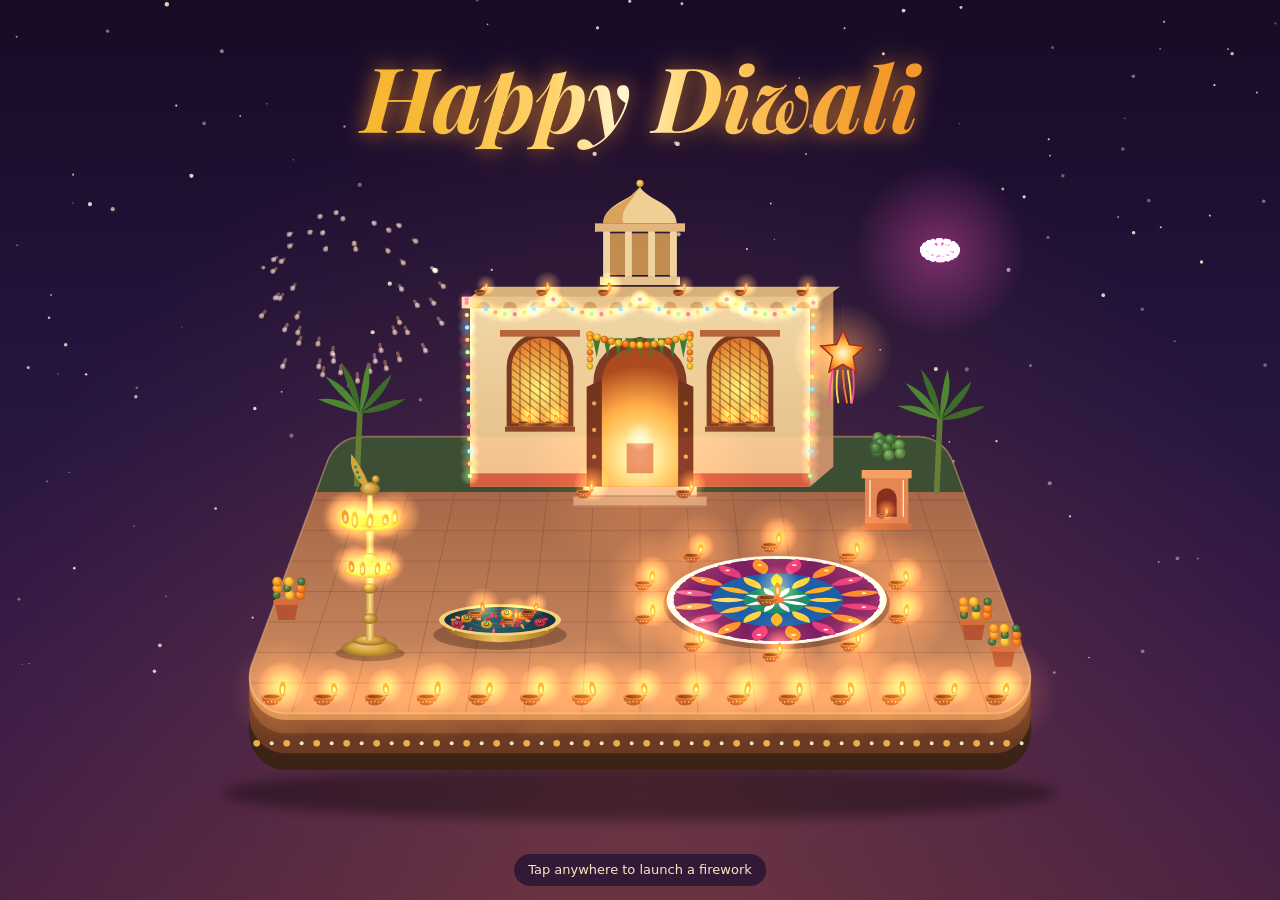
<file: static/projects/dioramas/diwali/index.html>
<!doctype html>
<html lang="en">
<head>
<meta charset="utf-8">
<meta name="viewport" content="width=device-width,initial-scale=1,maximum-scale=1,user-scalable=no">
<title>Diwali Diorama</title>
<link rel="preconnect" href="https://fonts.googleapis.com">
<link rel="preconnect" href="https://fonts.gstatic.com" crossorigin>
<link href="https://fonts.googleapis.com/css2?family=Playfair+Display:ital,wght@1,600;1,700&display=swap" rel="stylesheet">
<style>
  html,body{margin:0;height:100%;background:#0b0a26;overflow:hidden;font-family:Georgia,'Times New Roman',serif;-webkit-user-select:none;user-select:none}
  #c{display:block;width:100%;height:100%;touch-action:manipulation;cursor:crosshair;outline:none}
  #title{position:absolute;left:16px;top:14px;color:#ffd98a;font-style:italic;font-size:16px;pointer-events:none;opacity:.92;text-shadow:0 1px 6px rgba(0,0,20,.6)}
  #hint{position:absolute;left:50%;bottom:14px;transform:translateX(-50%);color:#fbe7c2;font:13px/1.35 system-ui,-apple-system,sans-serif;background:rgba(30,16,50,.72);padding:7px 14px;border-radius:16px;pointer-events:none;transition:opacity .8s;text-align:center;max-width:calc(100% - 32px);box-sizing:border-box}
  html.embed #title,html.capture #title,html.capture #hint,html.greet #title{display:none}
  html.capture #c{cursor:default}
</style>
</head>
<body>
<canvas id="c" tabindex="0" aria-label="A little Indian home on Diwali night: diyas, a rangoli, fairy lights and a family watching fireworks. Tap the sky to launch a firework."></canvas>
<div id="title">Deepavali, the festival of lights</div>
<div id="hint">Tap anywhere to launch a firework</div>
<script>
'use strict';
const Q = location.search;
const CAPTURE = /(^|[?&])capture\b/.test(Q);
const GREET = true; // the blog version always says Happy Diwali
const EMBED = /(^|[?&])embed\b/.test(Q);
if (CAPTURE) document.documentElement.classList.add('capture');
if (GREET) document.documentElement.classList.add('greet');
if (EMBED) document.documentElement.classList.add('embed');
const SIGN = '';
const LOOP = 6; // seconds; every periodic motion divides this so the capture loops seamlessly
const W2 = 2 * Math.PI / LOOP;

// ---------------------------------------------------------------- helpers (shared with the Starry Night diorama)
const clamp = (x, a, b) => x < a ? a : x > b ? b : x;
const lerp = (a, b, t) => a + (b - a) * t;
const smooth = (a, b, x) => { const t = clamp((x - a) / (b - a), 0, 1); return t * t * (3 - 2 * t); };
const frac = x => x - Math.floor(x);
const hash = n => frac(Math.sin(n * 127.1 + 311.7) * 43758.5453);
const hexC = {};
function h2r(h) { if (hexC[h]) return hexC[h]; const s = h.replace('#', ''); return (hexC[h] = [parseInt(s.slice(0, 2), 16), parseInt(s.slice(2, 4), 16), parseInt(s.slice(4, 6), 16)]); }
const rgbs = (c, a) => a === undefined ? `rgb(${c[0] | 0},${c[1] | 0},${c[2] | 0})` : `rgba(${c[0] | 0},${c[1] | 0},${c[2] | 0},${a})`;
function shade(h, amt) { const c = h2r(h); return rgbs(amt >= 0 ? c.map(v => v + (255 - v) * amt) : c.map(v => v * (1 + amt))); }
const hexA = (h, a) => rgbs(h2r(h), a);
// spheres lit warmly from the front (the diyas), with a soft highlight upper left
function sph(g, x, y, r, col, hl = 0.38, dk = 0.3) {
  const gr = g.createRadialGradient(x - r * 0.3, y - r * 0.4, r * 0.06, x, y, r * 1.04);
  gr.addColorStop(0, shade(col, hl)); gr.addColorStop(0.5, col); gr.addColorStop(1, shade(col, -dk));
  g.fillStyle = gr; g.beginPath(); g.arc(x, y, r, 0, 6.2832); g.fill();
}
function ell(g, x, y, rx, ry, col, hl, dk, rot = 0) { g.save(); g.translate(x, y); if (rot) g.rotate(rot); g.scale(1, ry / rx); sph(g, 0, 0, rx, col, hl, dk); g.restore(); }
function rrect(g, x, y, w, h, r) { g.beginPath(); g.moveTo(x + r, y); g.arcTo(x + w, y, x + w, y + h, r); g.arcTo(x + w, y + h, x, y + h, r); g.arcTo(x, y + h, x, y, r); g.arcTo(x, y, x + w, y, r); g.closePath(); }
function star(g, x, y, r, rot) { g.save(); g.translate(x, y); g.rotate(rot); g.beginPath(); for (let i = 0; i < 8; i++) { const rad = i % 2 ? r * 0.42 : r, a = i * Math.PI / 4; g.lineTo(Math.cos(a) * rad, Math.sin(a) * rad); } g.closePath(); g.fill(); g.restore(); }
function limb(g, x0, y0, x1, y1, bend, w, c0, c1) {
  const mx = (x0 + x1) / 2 + bend, my = (y0 + y1) / 2;
  g.lineCap = 'round'; g.lineJoin = 'round';
  g.strokeStyle = c0; g.lineWidth = w; g.beginPath(); g.moveTo(x0, y0); g.quadraticCurveTo(mx, my, x1, y1); g.stroke();
  g.strokeStyle = c1; g.lineWidth = w * 0.58; g.beginPath(); g.moveTo(x0 + 0.4, y0 - 0.4); g.quadraticCurveTo(mx + 0.4, my - 0.4, x1 + 0.4, y1 - 0.4); g.stroke();
}
function glow(g, x, y, r, col, a) {
  const gr = g.createRadialGradient(x, y, 0, x, y, r); gr.addColorStop(0, hexA(col, a)); gr.addColorStop(1, hexA(col, 0));
  g.fillStyle = gr; g.beginPath(); g.arc(x, y, r, 0, 6.2832); g.fill();
}

// ---------------------------------------------------------------- the stage: a 540 x 540 square, scaled to fit
const cv = document.getElementById('c'), ctx = cv.getContext('2d');
let VW = 0, VH = 0, DPR = 1, S = 1, OX = 0, OY = 0;
function resize() {
  if (CAPTURE) { VW = VH = 1080; DPR = 1; cv.style.width = cv.style.height = '1080px'; }
  else { VW = innerWidth; VH = innerHeight; DPR = Math.min(2, devicePixelRatio || 1); }
  cv.width = Math.round(VW * DPR); cv.height = Math.round(VH * DPR);
  S = Math.min(VW / 540, VH / 540) * (CAPTURE || GREET ? 1 : 0.98); OX = (VW - 540 * S) / 2; OY = (VH - 540 * S) / 2;
}
addEventListener('resize', resize); resize();
const toStage = (x, y) => [(x - OX) / S, (y - OY) / S];

// platform: a rounded slab seen from the front and a little above
const PB = 262, PF = 428, HWB = 182, HWF = 244, CX = 270, THK = 34;
function P(u, v) { const hw = lerp(HWB, HWF, v); return [CX + (u - 0.5) * 2 * hw, lerp(PB, PF, v)]; }
function topPath(g, dy) {
  const r = 22, pts = [P(0, 0), P(1, 0), P(1, 1), P(0, 1)];
  g.beginPath(); const m = [(pts[0][0] + pts[1][0]) / 2, pts[0][1] + dy]; g.moveTo(m[0], m[1]);
  for (let i = 1; i <= 4; i++) { const a = pts[i % 4], b = pts[(i + 1) % 4]; g.arcTo(a[0], a[1] + dy, b[0], b[1] + dy, r); }
  g.closePath();
}

// ---------------------------------------------------------------- sky
const STARS = []; for (let i = 0; i < 150; i++) STARS.push([hash(i), hash(i + 500), 0.4 + hash(i + 900) * 1.1, (hash(i + 77) * 5 | 0) + 1, hash(i + 33) * 6.28]);
function drawSky(t, flash) {
  const g = ctx;
  const gr = g.createLinearGradient(0, 0, 0, VH);
  gr.addColorStop(0, '#07061c'); gr.addColorStop(0.45, '#151138'); gr.addColorStop(0.78, '#2b1840'); gr.addColorStop(1, '#3a1d3a');
  g.fillStyle = gr; g.fillRect(0, 0, VW, VH);
  // a warm haze rising from all the lamps in town
  const hz = g.createRadialGradient(VW / 2, OY + 470 * S, 0, VW / 2, OY + 470 * S, 420 * S);
  hz.addColorStop(0, 'rgba(255,140,60,.22)'); hz.addColorStop(1, 'rgba(255,140,60,0)'); g.fillStyle = hz; g.fillRect(0, 0, VW, VH);
  if (flash) { g.fillStyle = flash; g.fillRect(0, 0, VW, VH); }
  // amavasya: the new-moon night, so only stars
  for (const [x, y, r, k, ph] of STARS) {
    const a = 0.35 + 0.5 * (0.5 + 0.5 * Math.sin(W2 * k * t + ph));
    g.fillStyle = `rgba(255,244,214,${a})`; g.beginPath(); g.arc(x * VW, y * VH * 0.75, r * S * 0.9, 0, 6.28); g.fill();
  }
}

// ---------------------------------------------------------------- fireworks
const PAL = [['#ffd65a', '#fff3c0'], ['#ff4f9a', '#ffc2de'], ['#5ee0c8', '#d4fff4'], ['#ff8a3d', '#ffe0b8'], ['#b98cff', '#efe2ff'], ['#7fd0ff', '#e8f7ff'], ['#ff5a5a', '#ffd0c0']];
const RISE = 0.6;
function fwPos(f, j, age) {
  const n = f.n, a = j * 6.2832 / n + (hash(f.seed + j) - 0.5) * 0.35, ring = f.kind === 'ring';
  const sp = f.R * (ring ? 1 : 0.55 + 0.45 * hash(f.seed * 3 + j)), k = 2.4, d = sp * (1 - Math.exp(-k * age)) / k * k;
  const gy = (f.kind === 'willow' ? 26 : 16) * age * age;
  return [f.x + Math.cos(a) * d, f.y + Math.sin(a) * d * (ring ? 0.55 : 1) + gy];
}
function drawFirework(g, f, age) {
  if (age < 0) return;
  const [c1, c2] = PAL[f.pal];
  g.save(); g.globalCompositeOperation = 'lighter';
  if (age < RISE) {
    const p = age / RISE, e = 1 - (1 - p) * (1 - p), x = lerp(f.x0, f.x, e) + Math.sin(p * 9 + f.seed) * 1.5, y = lerp(f.y0, f.y, e);
    for (let i = 0; i < 8; i++) { const q = Math.max(0, e - i * 0.025), tx = lerp(f.x0, f.x, q), ty = lerp(f.y0, f.y, q); g.fillStyle = `rgba(255,214,150,${0.5 - i * 0.05})`; g.beginPath(); g.arc(tx + (hash(f.seed + i + age * 40) - 0.5) * 2, ty, 1.3 - i * 0.1, 0, 6.28); g.fill(); }
    glow(g, x, y, 7, '#ffe6b0', 0.8);
    g.restore(); return;
  }
  const b = age - RISE, L = f.kind === 'willow' ? 2.1 : 1.6;
  if (b > L) { g.restore(); return; }
  const fade = Math.pow(1 - b / L, 1.4);
  if (b < 0.35) glow(g, f.x, f.y, f.R * 0.9, c1, 0.45 * (1 - b / 0.35));
  g.lineCap = 'round';
  for (let j = 0; j < f.n; j++) {
    const [x, y] = fwPos(f, j, b), [px, py] = fwPos(f, j, Math.max(0, b - (f.kind === 'willow' ? 0.22 : 0.1)));
    let a = fade;
    if (f.kind === 'crackle' && b > 0.7) a *= hash(j * 7 + Math.floor(b * 18)) > 0.45 ? 1 : 0.15;
    g.strokeStyle = hexA(j % 3 ? c1 : c2, a * 0.8); g.lineWidth = 1.9; g.beginPath(); g.moveTo(px, py); g.lineTo(x, y); g.stroke();
    g.fillStyle = hexA(c2, a); g.beginPath(); g.arc(x, y, 1.6, 0, 6.28); g.fill();
  }
  g.restore();
}
function fwFlash(f, age) { const b = age - RISE; if (b < 0 || b > 0.6) return 0; return 1 - b / 0.6; }
// the loop's own show (both for the greeting and as ambient fireworks on the blog)
const SHOW = [
  { t0: 0.0, x: 96, y: 170, pal: 0, kind: 'peony' }, { t0: 0.75, x: 450, y: 150, pal: 1, kind: 'ring' },
  { t0: 1.5, x: 150, y: 215, pal: 2, kind: 'crackle' }, { t0: 2.25, x: 420, y: 215, pal: 0, kind: 'willow' },
  { t0: 3.0, x: 80, y: 150, pal: 4, kind: 'ring' }, { t0: 3.75, x: 470, y: 185, pal: 3, kind: 'peony' },
  { t0: 4.5, x: 160, y: 165, pal: 5, kind: 'peony' }, { t0: 5.25, x: 395, y: 160, pal: 6, kind: 'crackle' },
].map((f, i) => Object.assign({ seed: 11 + i * 17, n: f.kind === 'ring' ? 36 : 52, R: f.kind === 'willow' ? 64 : 56 + hash(i) * 12, x0: f.x + (hash(i + 3) - 0.5) * 30, y0: 300 }, f));
const user = [];
function launch(x, y) {
  const i = user.length + 100, kinds = ['peony', 'ring', 'crackle', 'willow', 'peony'];
  const y1 = Math.min(y, 230), x0 = clamp(x + (hash(i) - 0.5) * 40, 40, 500);
  user.push({ t0: clock, x, y: y1, x0, y0: 330, pal: (hash(i * 3) * PAL.length) | 0, kind: kinds[(hash(i * 5) * kinds.length) | 0], seed: i * 13, n: 52, R: 54 + hash(i * 7) * 14 });
  if (user.length > 24) user.shift();
}

// ---------------------------------------------------------------- props
function diya(g, x, y, k, t, i, lit = 1) {
  g.save(); g.translate(x, y); g.scale(k, k);
  // clay bowl with a painted rim
  g.fillStyle = '#9c4a22'; g.beginPath(); g.moveTo(-6, -2.4); g.quadraticCurveTo(-5.4, 2.6, 0, 2.8); g.quadraticCurveTo(5.4, 2.6, 6.8, -2.6); g.lineTo(9, -3.8); g.lineTo(5.6, -3.4); g.closePath(); g.fill();
  g.fillStyle = '#c86a32'; g.beginPath(); g.ellipse(0.2, -2.6, 6.2, 1.7, 0, 0, 6.28); g.fill();
  g.fillStyle = '#5a2a12'; g.beginPath(); g.ellipse(0.2, -2.6, 4.8, 1.1, 0, 0, 6.28); g.fill();
  g.fillStyle = '#f2c14e'; for (let d = -4; d <= 4; d += 2) { g.beginPath(); g.arc(d * 1.1, 0.4 + Math.abs(d) * 0.12, 0.45, 0, 6.28); g.fill(); }
  if (lit > 0) {
    const fl = 1 + 0.16 * Math.sin(W2 * 31 * t + i * 2.1) + 0.09 * Math.sin(W2 * 53 * t + i);
    const lean = 0.18 * Math.sin(W2 * 17 * t + i * 1.3);
    g.save(); g.globalCompositeOperation = 'lighter'; glow(g, 6.6, -9, 13 * fl, '#ffb84a', 0.5 * lit); g.restore();
    g.globalAlpha = lit;
    g.fillStyle = '#ff9a2a'; g.beginPath(); g.ellipse(6.6, -7.4, 1.9, 3.9 * fl, lean, 0, 6.28); g.fill();
    g.fillStyle = '#ffe9a0'; g.beginPath(); g.ellipse(6.6, -6.6, 0.9, 2 * fl, lean, 0, 6.28); g.fill();
    g.globalAlpha = 1;
  }
  g.restore();
}
function diyaGlow(g, x, y, k, t, i) {
  const fl = 1 + 0.1 * Math.sin(W2 * 31 * t + i * 2.1);
  glow(g, x + 6.6 * k, y - 6 * k, 30 * k * fl, '#ff9d3a', 0.22);
}
const MARI = ['#ff9f1c', '#ffbf1f', '#ff7a12'];
function marigoldString(g, x0, y0, x1, y1, sag, n, r) {
  for (let i = 0; i <= n; i++) { const p = i / n, x = lerp(x0, x1, p), y = lerp(y0, y1, p) + Math.sin(p * Math.PI) * sag; sph(g, x, y, r, MARI[i % 3], 0.35, 0.3); }
}

function drawPlatform(g, t) {
  // soft shadow below the floating slab
  g.save(); g.fillStyle = 'rgba(0,0,0,.35)'; g.beginPath(); g.ellipse(CX, PF + THK + 14, 250, 16, 0, 0, 6.28); g.filter = 'blur(6px)'; g.fill(); g.filter = 'none'; g.restore();
  // earthen sides in layers
  for (let dy = THK; dy > 0; dy--) {
    const c = dy > 24 ? '#3b2316' : dy > 12 ? '#6a3a22' : dy > 4 ? '#8a5030' : '#c2834c';
    g.fillStyle = c; topPath(g, dy); g.fill();
  }
  // a band of painted motifs on the front face
  g.save(); topPath(g, THK); g.rect(0, 0, 540, PF + 2); g.clip('evenodd');
  for (let x = 40; x < 505; x += 18) { g.fillStyle = '#e8b04a'; g.beginPath(); g.arc(x, PF + 18, 2, 0, 6.28); g.fill(); g.fillStyle = '#f4e4c4'; g.beginPath(); g.arc(x + 9, PF + 18, 1.2, 0, 6.28); g.fill(); }
  g.restore();
  // courtyard: warm sandstone flags
  topPath(g, 0); const tg = g.createLinearGradient(0, PB, 0, PF); tg.addColorStop(0, '#8e5a3a'); tg.addColorStop(1, '#c48a5a'); g.fillStyle = tg; g.fill();
  g.save(); topPath(g, 0); g.clip();
  g.strokeStyle = 'rgba(90,50,30,.28)'; g.lineWidth = 0.6;
  for (let v = 0.12; v < 1; v += 0.11) { const [a, ay] = P(0, v), [b] = P(1, v); g.beginPath(); g.moveTo(a, ay); g.lineTo(b, ay); g.stroke(); }
  for (let u = 0; u <= 1; u += 1 / 14) { const [a, ay] = P(u, 0), [b, by] = P(u, 1); g.beginPath(); g.moveTo(a, ay); g.lineTo(b, by); g.stroke(); }
  // back lawn strip
  g.fillStyle = '#2f4a2c'; g.beginPath(); const [l0, y0] = P(0, 0), [r0] = P(1, 0), [l1, y1] = P(0, 0.2), [r1] = P(1, 0.2); g.moveTo(l0, y0); g.lineTo(r0, y0); g.lineTo(r1, y1); g.lineTo(l1, y1); g.fill();
  g.restore();
  // a warm lip along the edge
  g.strokeStyle = 'rgba(255,214,150,.35)'; g.lineWidth = 1; topPath(g, 0); g.stroke();
}

function drawHouse(g, t, L) {
  const x0 = 168, x1 = 372, base = 292, top = 182;
  // side wall receding to the right
  g.fillStyle = '#b98a62'; g.beginPath(); g.moveTo(x1, top); g.lineTo(x1 + 14, top - 10); g.lineTo(x1 + 14, base - 12); g.lineTo(x1, base); g.fill();
  // facade
  const fg = g.createLinearGradient(0, top, 0, base); fg.addColorStop(0, '#f1d7a8'); fg.addColorStop(1, '#e4bb82'); g.fillStyle = fg; g.fillRect(x0, top, x1 - x0, base - top);
  g.fillStyle = '#c95a3a'; g.fillRect(x0, base - 8, x1 - x0, 8); // plinth band
  g.fillStyle = 'rgba(200,90,58,.85)'; for (let x = x0 + 6; x < x1; x += 12) { g.beginPath(); g.arc(x, base - 4, 1.6, 0, 6.28); g.fill(); }
  // roof slab + parapet with little arches
  g.fillStyle = '#d8b07a'; g.beginPath(); g.moveTo(x0 - 4, top); g.lineTo(x1 + 4, top); g.lineTo(x1 + 18, top - 10); g.lineTo(x0 + 8, top - 10); g.fill();
  g.fillStyle = '#e9c48c'; g.fillRect(x0 - 5, top - 4, x1 - x0 + 10, 7);
  g.fillStyle = '#c99e68'; for (let x = x0; x < x1; x += 16) { g.beginPath(); g.arc(x + 8, top + 3, 4, Math.PI, 0); g.fill(); }
  // chhatri pavilion on the roof
  const cx = 270; g.fillStyle = '#e7c48e'; g.fillRect(cx - 24, top - 16, 48, 5);
  for (const px of [-20, -7, 7, 20]) { g.fillStyle = '#efd3a0'; g.fillRect(cx + px - 2, top - 44, 4, 28); }
  g.fillStyle = 'rgba(255,190,90,' + (0.35 + 0.35 * L) + ')'; g.fillRect(cx - 18, top - 42, 36, 25);
  for (const px of [-20, -7, 7, 20]) { g.fillStyle = '#efd3a0'; g.fillRect(cx + px - 2, top - 44, 4, 28); }
  g.fillStyle = '#e2b57a'; g.fillRect(cx - 27, top - 48, 54, 5);
  g.fillStyle = '#f0cf94'; g.beginPath(); g.moveTo(cx - 22, top - 48); g.bezierCurveTo(cx - 22, top - 60, cx - 4, top - 62, cx, top - 70); g.bezierCurveTo(cx + 4, top - 62, cx + 22, top - 60, cx + 22, top - 48); g.fill();
  g.fillStyle = '#d9a35a'; g.beginPath(); g.moveTo(cx - 22, top - 48); g.bezierCurveTo(cx - 22, top - 58, cx - 8, top - 60, cx - 4, top - 66); g.lineTo(cx, top - 70); g.bezierCurveTo(cx - 6, top - 60, cx - 12, top - 56, cx - 10, top - 48); g.fill();
  sph(g, cx, top - 72, 2.2, '#f2c14e', 0.4, 0.3);
  // arched windows with jali screens, glowing
  for (const wx of [210, 330]) {
    const wy = 214, ww = 34, wh = 40;
    g.fillStyle = '#7a3a22'; g.beginPath(); g.moveTo(wx - ww / 2 - 3, wy + wh + 2); g.lineTo(wx - ww / 2 - 3, wy + 6); g.arc(wx, wy + 6, ww / 2 + 3, Math.PI, 0); g.lineTo(wx + ww / 2 + 3, wy + wh + 2); g.fill();
    const wg = g.createRadialGradient(wx, wy + 20, 2, wx, wy + 20, 30); wg.addColorStop(0, `rgb(255,${200 + 40 * L | 0},120)`); wg.addColorStop(1, '#e07a2a');
    g.fillStyle = wg; g.beginPath(); g.moveTo(wx - ww / 2, wy + wh); g.lineTo(wx - ww / 2, wy + 6); g.arc(wx, wy + 6, ww / 2, Math.PI, 0); g.lineTo(wx + ww / 2, wy + wh); g.fill();
    g.save(); g.clip(); g.strokeStyle = 'rgba(120,50,20,.55)'; g.lineWidth = 0.8;
    for (let k = -40; k < 60; k += 6) { g.beginPath(); g.moveTo(wx - 20 + k, wy - 10); g.lineTo(wx + 20 + k - 40, wy + 50); g.stroke(); g.beginPath(); g.moveTo(wx - 20 + k - 40, wy - 10); g.lineTo(wx + 20 + k, wy + 50); g.stroke(); }
    g.restore();
    g.fillStyle = '#b8643a'; g.fillRect(wx - ww / 2 - 7, wy - 16, ww + 14, 4); // chhajja
    g.fillStyle = '#8a4426'; g.fillRect(wx - ww / 2 - 4, wy + wh + 2, ww + 8, 3);
    diya(g, wx - 10, wy + wh + 1, 0.55, t, wx); diya(g, wx + 6, wy + wh + 1, 0.55, t, wx + 1);
  }
  // doorway: carved arch, doors open onto a lamplit room
  const dx = 270, dw = 46, dt = 216;
  g.fillStyle = '#7a3a22'; g.beginPath(); g.moveTo(dx - dw / 2 - 5, base); g.lineTo(dx - dw / 2 - 5, dt + 14); g.quadraticCurveTo(dx - dw / 2 - 5, dt - 8, dx, dt - 14); g.quadraticCurveTo(dx + dw / 2 + 5, dt - 8, dx + dw / 2 + 5, dt + 14); g.lineTo(dx + dw / 2 + 5, base); g.fill();
  const ig = g.createRadialGradient(dx, base - 18, 2, dx, base - 22, 50); ig.addColorStop(0, '#fff0b8'); ig.addColorStop(0.5, '#ffb04a'); ig.addColorStop(1, '#a8481e');
  g.fillStyle = ig; g.beginPath(); g.moveTo(dx - dw / 2, base); g.lineTo(dx - dw / 2, dt + 14); g.quadraticCurveTo(dx - dw / 2, dt - 4, dx, dt - 9); g.quadraticCurveTo(dx + dw / 2, dt - 4, dx + dw / 2, dt + 14); g.lineTo(dx + dw / 2, base); g.fill();
  // little shrine glimpsed inside
  g.fillStyle = 'rgba(150,50,30,.55)'; g.fillRect(dx - 8, base - 26, 16, 18); glow(g, dx, base - 30, 9, '#ffffff', 0.6);
  for (const sd of [-1, 1]) { g.fillStyle = '#6b2f1a'; g.beginPath(); g.moveTo(dx + sd * dw / 2, base); g.lineTo(dx + sd * dw / 2, dt + 12); g.lineTo(dx + sd * (dw / 2 + 9), dt + 16); g.lineTo(dx + sd * (dw / 2 + 9), base + 3); g.fill(); g.fillStyle = '#d9a24a'; for (let k = 0; k < 3; k++) { g.beginPath(); g.arc(dx + sd * (dw / 2 + 4.5), dt + 26 + k * 16, 1.3, 0, 6.28); g.fill(); } }
  // toran: marigolds and mango leaves over the door
  g.fillStyle = '#3f7a2e'; for (let k = 0; k < 9; k++) { const x = dx - 26 + k * 6.5; g.beginPath(); g.moveTo(x - 2.4, dt - 13); g.quadraticCurveTo(x, dt - 2, x, dt - 1); g.quadraticCurveTo(x, dt - 2, x + 2.4, dt - 13); g.fill(); }
  marigoldString(g, dx - 30, dt - 15, dx + 30, dt - 15, 6, 14, 2.2);
  for (const sd of [-1, 1]) for (let k = 0; k < 5; k++) sph(g, dx + sd * 30, dt - 13 + k * 4.2, 1.9, MARI[k % 3], 0.35, 0.3);
  // steps
  g.fillStyle = '#d7b088'; g.fillRect(dx - 34, base, 68, 6); g.fillStyle = '#c49870'; g.fillRect(dx - 40, base + 6, 80, 6);
  g.fillStyle = 'rgba(80,40,20,.25)'; g.fillRect(dx - 34, base + 5, 68, 1); g.fillRect(dx - 40, base + 11, 80, 1);
}

function fairyLights(g, t, L) {
  const strands = [], add = (x0, y0, x1, y1, sag, n) => { for (let i = 0; i <= n; i++) { const p = i / n; strands.push([lerp(x0, x1, p), lerp(y0, y1, p) + Math.sin(p * Math.PI) * sag]); } };
  const top = 178;
  for (let k = 0; k < 4; k++) add(166 + k * 52, top, 166 + (k + 1) * 52, top, 9, 9);
  for (const x of [166, 374]) add(x, top + 2, x + (x < 270 ? 2 : -2), 284, 0, 14);
  g.strokeStyle = 'rgba(40,40,30,.6)'; g.lineWidth = 0.5;
  const cols = ['#ff5a7a', '#ffd84a', '#6ee0ff', '#ff9a3a', '#9cff7a'];
  strands.forEach(([x, y], i) => {
    const b = L * (0.45 + 0.55 * Math.max(0, Math.sin(W2 * 4 * t - i * 0.55))), c = cols[i % 5];
    g.save(); g.globalCompositeOperation = 'lighter'; glow(g, x, y + 1.6, 6, c, 0.45 * b); g.restore();
    g.fillStyle = b > 0.3 ? shade(c, 0.5 * b) : hexA(c, 0.5); g.beginPath(); g.arc(x, y + 1.6, 1.3, 0, 6.28); g.fill();
  });
}

function kandil(g, x, y, t) {
  const sw = 0.07 * Math.sin(W2 * 2 * t);
  g.save(); g.translate(x, y); g.rotate(sw);
  g.strokeStyle = '#3a2a20'; g.lineWidth = 0.6; g.beginPath(); g.moveTo(0, 0); g.lineTo(0, 16); g.stroke();
  g.translate(0, 30);
  g.save(); g.globalCompositeOperation = 'lighter'; glow(g, 0, 0, 30, '#ffb030', 0.45); g.restore();
  // a five-point paper star lantern
  g.beginPath(); for (let i = 0; i < 10; i++) { const r = i % 2 ? 6.5 : 14, a = -Math.PI / 2 + i * Math.PI / 5; g.lineTo(Math.cos(a) * r, Math.sin(a) * r); } g.closePath();
  const kg = g.createRadialGradient(0, 0, 1, 0, 0, 14); kg.addColorStop(0, '#fff4c0'); kg.addColorStop(0.45, '#ffb23a'); kg.addColorStop(1, '#e0402a'); g.fillStyle = kg; g.fill();
  g.strokeStyle = '#9a2a1a'; g.lineWidth = 0.8; g.stroke();
  // paper tails
  for (let i = 0; i < 5; i++) { const x0 = -6 + i * 3; g.strokeStyle = ['#ff4f9a', '#ffd84a', '#ff7a2a', '#ffd84a', '#ff4f9a'][i]; g.lineWidth = 1.1; g.beginPath(); g.moveTo(x0, 10); g.quadraticCurveTo(x0 + Math.sin(W2 * 3 * t + i) * 2, 20, x0 + Math.sin(W2 * 3 * t + i + 1) * 3, 30); g.stroke(); }
  g.restore();
}

function banana(g, x, y, t) {
  g.strokeStyle = '#5b7a2e'; g.lineWidth = 3.4; g.beginPath(); g.moveTo(x, y); g.lineTo(x + 2, y - 46); g.stroke();
  const leaves = [[-1.2, 34], [-0.5, 38], [0.3, 36], [1.1, 34], [-2.1, 28], [2.0, 30]];
  leaves.forEach(([a, l], i) => {
    const sway = 0.04 * Math.sin(W2 * 2 * t + i), an = -Math.PI / 2 + a * 0.55 + sway, ex = x + 2 + Math.cos(an) * l, ey = y - 46 + Math.sin(an) * l + l * 0.2;
    g.fillStyle = i % 2 ? '#3e6b2a' : '#4f8634'; g.beginPath(); g.moveTo(x + 2, y - 44);
    const nx = -Math.sin(an) * 6, ny = Math.cos(an) * 6;
    g.quadraticCurveTo((x + 2 + ex) / 2 + nx, (y - 46 + ey) / 2 + ny, ex, ey); g.quadraticCurveTo((x + 2 + ex) / 2 - nx * 0.4, (y - 46 + ey) / 2 - ny * 0.4, x + 2, y - 44); g.fill();
  });
}
function tulsi(g, x, y, t, L) {
  // a tulsi vrindavan: the raised planter, painted, with a diya at its niche
  g.fillStyle = '#d9824a'; g.fillRect(x - 13, y - 30, 26, 30); g.fillStyle = '#e99c5a'; g.fillRect(x - 15, y - 34, 30, 5); g.fillStyle = '#c86a32'; g.fillRect(x - 15, y - 2, 30, 4);
  g.fillStyle = '#7a2c18'; g.beginPath(); g.moveTo(x - 6, y - 6); g.lineTo(x - 6, y - 17); g.arc(x, y - 17, 6, Math.PI, 0); g.lineTo(x + 6, y - 6); g.fill();
  g.strokeStyle = '#f4e4c4'; g.lineWidth = 0.8; for (const sd of [-1, 1]) { g.beginPath(); g.moveTo(x + sd * 10, y - 28); g.lineTo(x + sd * 10, y - 6); g.stroke(); }
  diya(g, x - 3, y - 6, 0.45, t, 77);
  for (let i = 0; i < 16; i++) { const a = hash(i + 40) * 6.28, r = hash(i + 60) * 9; sph(g, x + Math.cos(a) * r, y - 42 - Math.abs(Math.sin(a)) * r * 0.9 - hash(i) * 6, 3.4, i % 2 ? '#3f7a32' : '#56953f', 0.3, 0.3); }
}
function potMarigold(g, x, y) {
  g.fillStyle = '#a8502a'; g.beginPath(); g.moveTo(x - 7, y - 10); g.lineTo(x + 7, y - 10); g.lineTo(x + 5, y); g.lineTo(x - 5, y); g.fill(); g.fillStyle = '#c86a32'; g.fillRect(x - 8, y - 12, 16, 3);
  for (let i = 0; i < 9; i++) sph(g, x - 7 + (i % 3) * 7 + hash(i + x) * 2, y - 15 - (i / 3 | 0) * 4, i % 4 ? 3 : 2.4, i % 4 ? MARI[i % 3] : '#3f7a32', 0.35, 0.3);
}

// ---------------------------------------------------------------- rangoli
function rangoli(g, x, y, t) {
  const R = 62, sweep = W2 * 2 * t;
  g.save(); g.translate(x, y); g.scale(1, 0.4);
  g.fillStyle = 'rgba(40,10,20,.35)'; g.beginPath(); g.arc(0, 6, R + 6, 0, 6.28); g.fill();
  g.fillStyle = '#f8f0e0'; g.beginPath(); g.arc(0, 0, R + 4, 0, 6.28); g.fill();
  const lit = a => 0.25 * Math.max(0, Math.cos(a - sweep)) ** 6;
  const petals = (n, r0, r1, w, c1, c2, off = 0) => {
    for (let i = 0; i < n; i++) {
      const a = off + i * 6.2832 / n, c = i % 2 ? c2 : c1;
      g.save(); g.rotate(a); g.fillStyle = shade(c, lit(a)); g.beginPath(); g.moveTo(r0, 0); g.quadraticCurveTo((r0 + r1) / 2, -w, r1, 0); g.quadraticCurveTo((r0 + r1) / 2, w, r0, 0); g.fill(); g.restore();
    }
  };
  g.fillStyle = '#7b1f63'; g.beginPath(); g.arc(0, 0, R, 0, 6.28); g.fill();
  petals(16, R * 0.62, R * 1.02, 9, '#e23a7a', '#ff8a2a', 0.2);
  g.fillStyle = '#1d5fa8'; g.beginPath(); g.arc(0, 0, R * 0.64, 0, 6.28); g.fill();
  petals(12, R * 0.3, R * 0.64, 7, '#ffd23f', '#ffb21f');
  g.fillStyle = '#1f8f6a'; g.beginPath(); g.arc(0, 0, R * 0.32, 0, 6.28); g.fill();
  petals(8, R * 0.06, R * 0.32, 4.5, '#ffffff', '#ffe6f0', 0.39);
  g.fillStyle = '#ff5a3a'; g.beginPath(); g.arc(0, 0, R * 0.08, 0, 6.28); g.fill();
  g.fillStyle = '#ffffff'; for (let i = 0; i < 40; i++) { const a = i * 6.2832 / 40; g.beginPath(); g.arc(Math.cos(a) * (R + 1), Math.sin(a) * (R + 1), 1.6, 0, 6.28); g.fill(); }
  for (let i = 0; i < 16; i++) { const a = 0.2 + i * 6.2832 / 16; g.fillStyle = '#fff4c0'; g.beginPath(); g.arc(Math.cos(a) * R * 0.86, Math.sin(a) * R * 0.86, 1.4, 0, 6.28); g.fill(); }
  g.restore();
}

// a tall brass samai (oil lamp stand) with five flames and a peacock on top
function samai(g, x, y, k, t) {
  const B = '#d9a43a', BD = '#9c6a1c';
  g.save(); g.translate(x, y); g.scale(k, k);
  g.fillStyle = 'rgba(40,15,10,.3)'; g.beginPath(); g.ellipse(0, 0, 16, 3.6, 0, 0, 6.3); g.fill();
  ell(g, 0, -2.4, 13, 4, B, 0.4, 0.35); ell(g, 0, -6, 8, 2.4, B, 0.4, 0.35);
  const sg = g.createLinearGradient(-3, 0, 3, 0); sg.addColorStop(0, BD); sg.addColorStop(0.5, '#ffe08a'); sg.addColorStop(1, BD);
  g.fillStyle = sg; g.fillRect(-1.8, -58, 3.6, 52);
  for (const yy of [-16, -30, -44]) ell(g, 0, yy, 3.4, 2.4, B, 0.45, 0.35);
  ell(g, 0, -38, 12, 3.2, B, 0.4, 0.35); // lower plate
  ell(g, 0, -60, 15, 3.8, B, 0.4, 0.35); // top plate
  g.fillStyle = BD; g.beginPath(); g.ellipse(0, -60.6, 12.6, 2.6, 0, 0, 6.3); g.fill();
  // peacock finial
  g.fillStyle = sg; g.fillRect(-1.2, -74, 2.4, 14);
  ell(g, 0, -76, 4.6, 3.2, B, 0.45, 0.35); sph(g, 2.6, -80.4, 1.8, B, 0.45, 0.35);
  g.fillStyle = B; g.beginPath(); g.moveTo(-3, -77); g.quadraticCurveTo(-10, -84, -8.6, -92); g.quadraticCurveTo(-4, -86, -1, -79); g.fill();
  g.fillStyle = '#2a8a7a'; for (let i = 0; i < 3; i++) { g.beginPath(); g.arc(-6.6 + i * 0.8, -86 + i * 2.4, 0.7, 0, 6.3); g.fill(); }
  // flames: five on the top plate, four on the lower
  const flame = (fx, fy, i, sc) => {
    const fl = 1 + 0.16 * Math.sin(W2 * 31 * t + i * 2.1) + 0.09 * Math.sin(W2 * 53 * t + i);
    g.save(); g.globalCompositeOperation = 'lighter'; glow(g, fx, fy - 3, 12 * sc * fl, '#ffb84a', 0.5); g.restore();
    g.fillStyle = '#ff9a2a'; g.beginPath(); g.ellipse(fx, fy - 2.4 * sc, 1.6 * sc, 3.4 * sc * fl, 0.15 * Math.sin(W2 * 17 * t + i), 0, 6.3); g.fill();
    g.fillStyle = '#ffe9a0'; g.beginPath(); g.ellipse(fx, fy - 1.8 * sc, 0.75 * sc, 1.7 * sc * fl, 0, 0, 6.3); g.fill();
  };
  for (let i = 0; i < 5; i++) { const a = Math.PI * (0.1 + i * 0.2); flame(Math.cos(a) * 12, -60 + Math.sin(a) * 2.6 - 1.4, i, 1); }
  for (let i = 0; i < 4; i++) { const a = Math.PI * (0.15 + i * 0.233); flame(Math.cos(a) * 9.6, -38 + Math.sin(a) * 2.2 - 1, i + 7, 0.85); }
  g.restore();
}
// an urli: a wide brass bowl of water with floating flowers, petals and little diyas
function urli(g, x, y, t) {
  g.save(); g.translate(x, y);
  g.fillStyle = 'rgba(40,15,10,.32)'; g.beginPath(); g.ellipse(0, 3, 40, 9, 0, 0, 6.3); g.fill();
  // bowl body
  const bg = g.createLinearGradient(-36, 0, 36, 0); bg.addColorStop(0, '#8a5a18'); bg.addColorStop(0.45, '#f2c45a'); bg.addColorStop(1, '#9c6a1c');
  g.fillStyle = bg; g.beginPath(); g.moveTo(-36, -6); g.quadraticCurveTo(-34, 6, 0, 7.4); g.quadraticCurveTo(34, 6, 36, -6); g.closePath(); g.fill();
  g.fillStyle = '#e8b84a'; for (let i = -4; i <= 4; i++) { g.beginPath(); g.arc(i * 7, 1.8 - Math.abs(i) * 0.5, 0.9, 0, 6.3); g.fill(); }
  // rim and water
  g.fillStyle = '#f6d27a'; g.beginPath(); g.ellipse(0, -6, 36.6, 9.4, 0, 0, 6.3); g.fill();
  const wg = g.createRadialGradient(-6, -8, 2, 0, -6, 34); wg.addColorStop(0, '#2c5f6e'); wg.addColorStop(1, '#122c3a');
  g.fillStyle = wg; g.beginPath(); g.ellipse(0, -6, 33.4, 7.8, 0, 0, 6.3); g.fill();
  g.save(); g.beginPath(); g.ellipse(0, -6, 33.4, 7.8, 0, 0, 6.3); g.clip();
  // ripples and reflected flame light
  g.strokeStyle = 'rgba(255,220,150,.25)'; g.lineWidth = 0.6;
  for (let i = 0; i < 3; i++) { const p = frac(t / 3 + i / 3); g.globalAlpha = 1 - p; g.beginPath(); g.ellipse(0, -6, 6 + p * 26, 1.6 + p * 6, 0, 0, 6.3); g.stroke(); }
  g.globalAlpha = 1;
  // rose petals
  const PET = ['#e8324a', '#ff6a7a', '#c41a3a', '#ff9a2a'];
  for (let i = 0; i < 26; i++) { const a = hash(i + 300) * 6.28, r = 6 + hash(i + 340) * 25, px = Math.cos(a + 0.05 * Math.sin(W2 * t + i)) * r, py = -6 + Math.sin(a) * r * 0.22; g.fillStyle = PET[i % 4]; g.beginPath(); g.ellipse(px, py, 1.6, 0.8, a, 0, 6.3); g.fill(); }
  g.restore();
  // floating marigolds and roses
  for (const [fx, fy, c] of [[-20, -7, '#ff9f1c'], [-8, -3.4, '#ffbf1f'], [14, -8.6, '#ff7a12'], [24, -4.6, '#e8324a'], [-26, -3.6, '#e8324a'], [4, -10, '#ffbf1f']]) {
    for (let k = 0; k < 7; k++) { const a = k * 0.9; sph(g, fx + Math.cos(a) * 1.8, fy + Math.sin(a) * 0.8, 1.7, c, 0.35, 0.3); } sph(g, fx, fy - 0.4, 1.4, shade(c, 0.2), 0.4, 0.3);
  }
  // little floating diyas, bobbing
  for (const [dx, dy, i] of [[-12, -8.6, 0], [8, -4, 1], [20, -9.4, 2]]) diya(g, dx - 3, dy + Math.sin(W2 * 2 * t + i * 2) * 0.4, 0.7, t, 400 + i);
  g.restore();
}

// ---------------------------------------------------------------- layout
const RANG = [352, 360];
const RING = []; for (let i = 0; i < 10; i++) { const a = i * 6.2832 / 10 + 0.31; RING.push([RANG[0] + Math.cos(a) * 80 - 4, RANG[1] + Math.sin(a) * 33 + 2]); }
const FRONT = []; for (let i = 0; i < 15; i++) { const [x, y] = P(0.05 + i * 0.9 / 14, 0.955); FRONT.push([x - 4, y]); }
const ROOF = []; for (let i = 0; i < 6; i++) ROOF.push([178 + i * 37 + (i > 2 ? 4 : -4), 176]);

function render(t) {
  const g = ctx;
  g.setTransform(DPR, 0, 0, DPR, 0, 0);
  // active fireworks for this instant
  const fws = [];
  if (!CAPTURE && !GREET && !SHOWON) {} else for (const f of SHOW) for (const k of [-1, 0]) { const age = frac((t - f.t0) / LOOP) * LOOP + k * LOOP; if (age >= 0 && age < RISE + 2.2) fws.push([f, age]); }
  for (const f of user) { const age = t - f.t0; if (age < RISE + 2.2) fws.push([f, age]); }
  let flash = 0, fc = '#ffffff'; for (const [f, a] of fws) { const v = fwFlash(f, a); if (v > flash) { flash = v; fc = PAL[f.pal][0]; } }
  drawSky(t, flash > 0 ? hexA(fc, 0.08 * flash) : null);
  g.setTransform(DPR * S, 0, 0, DPR * S, DPR * OX, DPR * OY);
  for (const [f, a] of fws) drawFirework(g, f, a);
  const L = 1;
  drawPlatform(g, t);
  banana(g, 100, 292, t); banana(g, 448, 296, t);
  drawHouse(g, t, L);
  fairyLights(g, t, L);
  for (const [i, [x, y]] of ROOF.entries()) diya(g, x, y, 0.55, t, 40 + i);
  kandil(g, 392, 182, t);
  tulsi(g, 418, 316, t, L);
  diya(g, 236, 297, 0.75, t, 60); diya(g, 296, 297, 0.75, t, 61);
  potMarigold(g, 470, 384); potMarigold(g, 488, 400); potMarigold(g, 58, 372);
  // flash light on the courtyard
  if (flash > 0) { g.save(); g.globalCompositeOperation = 'lighter'; topPath(g, 0); g.fillStyle = hexA(fc, 0.06 * flash); g.fill(); g.restore(); }
  rangoli(g, RANG[0], RANG[1], t);
  RING.filter(p => p[1] < RANG[1]).forEach(([x, y], i) => diya(g, x, y, 0.85, t, i));
  diya(g, RANG[0] - 6, RANG[1] + 1, 1.0, t, 99);
  RING.filter(p => p[1] >= RANG[1]).forEach(([x, y], i) => diya(g, x, y, 0.85, t, i + 20));
  // a tall brass samai and an urli of floating diyas where the courtyard opens out
  samai(g, 108, 392, 1.3, t);
  urli(g, 186, 378, t);
  FRONT.forEach(([x, y], i) => diya(g, x, y, 1.0, t, 200 + i));
  // lamplight
  g.save(); g.globalCompositeOperation = 'lighter';
  for (const [x, y] of RING) diyaGlow(g, x, y, 0.85, t, x);
  FRONT.forEach(([x, y], i) => diyaGlow(g, x, y, 1, t, i));
  glow(g, 270, 278, 70, '#ff9a3a', 0.12);
  g.restore();
  if (GREET) greeting(g, t);
}

function greeting(g, t) {
  const font = '"Playfair Display", Georgia, serif';
  g.save(); g.textAlign = 'center'; g.textBaseline = 'alphabetic';
  g.font = `italic 700 54px ${font}`;
  const shimmer = frac(t / 3);
  const gr = g.createLinearGradient(130, 0, 410, 0);
  const sx = lerp(-0.3, 1.3, shimmer);
  gr.addColorStop(0, '#f7b733'); gr.addColorStop(clamp(sx - 0.15, 0, 1), '#ffd36b'); gr.addColorStop(clamp(sx, 0, 1), '#fff6d0'); gr.addColorStop(clamp(sx + 0.15, 0, 1), '#ffd36b'); gr.addColorStop(1, '#f39a2a');
  g.shadowColor = 'rgba(255,150,40,.75)'; g.shadowBlur = 22;
  g.fillStyle = gr; g.fillText('Happy Diwali', 270, 80);
  g.shadowBlur = 0;
  g.font = `italic 600 19px ${font}`; g.fillStyle = '#ffd98a'; g.shadowColor = 'rgba(255,150,40,.5)'; g.shadowBlur = 10;
  if (SIGN) g.fillText(SIGN, 270, 508);
  g.restore();
}

// ---------------------------------------------------------------- run
let clock = 0, SHOWON = true;
window.renderAt = t => render(t);
if (!CAPTURE) {
  let last = performance.now();
  const hint = document.getElementById('hint');
  const fire = e => { const r = cv.getBoundingClientRect(), [x, y] = toStage(e.clientX - r.left, e.clientY - r.top); launch(x, y); hint.style.opacity = 0; };
  cv.addEventListener('pointerdown', fire);
  cv.addEventListener('keydown', e => { if (e.key === ' ' || e.key === 'Enter') { launch(100 + Math.random() * 340, 90 + Math.random() * 120); e.preventDefault(); } });
  const tick = now => { clock += Math.min(0.05, (now - last) / 1000); last = now; if (!document.hidden) render(clock); requestAnimationFrame(tick); };
  requestAnimationFrame(tick);
}
</script>
</body>
</html>
</file>
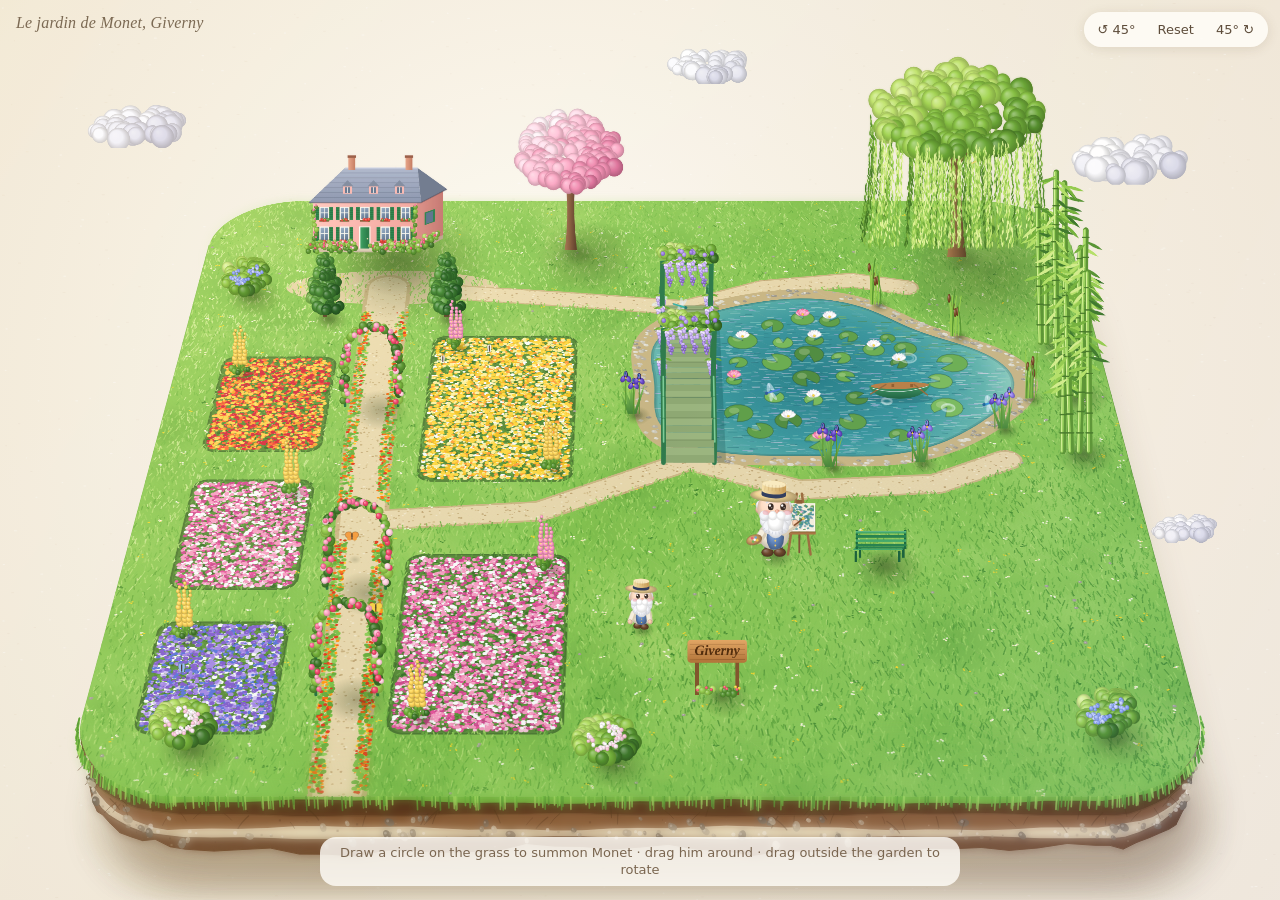
<file: static/projects/dioramas/giverny/index.html>
<!doctype html>
<html lang="en">
<head>
<meta charset="utf-8">
<meta name="viewport" content="width=device-width,initial-scale=1,maximum-scale=1,user-scalable=no">
<title>Monet's Garden at Giverny</title>
<style>
  html,body{margin:0;height:100%;background:#f6efe2;overflow:hidden;font-family:Georgia,'Times New Roman',serif;-webkit-user-select:none;user-select:none}
  #c{display:block;width:100%;height:100%;touch-action:none;cursor:crosshair;outline:none}
  #tools{position:absolute;top:12px;right:12px;display:flex;gap:2px;align-items:center;background:rgba(255,253,248,.88);padding:4px;border-radius:999px;box-shadow:0 2px 12px rgba(90,70,40,.13)}
  #tools button{border:0;background:transparent;font:13px/1 system-ui,-apple-system,sans-serif;color:#5d4c3a;padding:7px 10px;border-radius:999px;cursor:pointer;white-space:nowrap}
  #tools button:hover{background:#f1e6d3}
  #tools #del{display:none;color:#b24a3c}
  #title{position:absolute;left:16px;top:14px;color:#6f5c45;font-style:italic;font-size:16px;letter-spacing:.2px;pointer-events:none;opacity:.9}
  #hint{position:absolute;left:50%;bottom:14px;transform:translateX(-50%);color:#7a6650;font:13px/1.35 system-ui,-apple-system,sans-serif;background:rgba(255,253,248,.82);padding:7px 14px;border-radius:16px;pointer-events:none;transition:opacity .8s;text-align:center;max-width:calc(100% - 32px);box-sizing:border-box}
  #toast{position:absolute;left:50%;top:58px;transform:translateX(-50%) translateY(-6px);color:#fff;font:14px/1.3 system-ui,-apple-system,sans-serif;background:rgba(92,72,52,.88);padding:8px 16px;border-radius:999px;pointer-events:none;opacity:0;transition:opacity .25s,transform .25s;white-space:nowrap}
  #toast.on{opacity:1;transform:translateX(-50%) translateY(0)}
  html.embed #title{display:none}
  #play{position:absolute;inset:0;display:none;align-items:flex-end;justify-content:center;padding-bottom:18px;background:transparent;border:0;cursor:pointer;-webkit-tap-highlight-color:transparent}
  #play span{font:600 14px/1 system-ui,-apple-system,sans-serif;color:#fff;background:rgba(92,72,52,.85);padding:10px 18px;border-radius:999px;box-shadow:0 4px 14px rgba(60,40,20,.2)}
  html.gated #play{display:flex}
  html.gated #hint{display:none}
  @media (max-width:520px){#title{font-size:14px;top:58px;left:50%;transform:translateX(-50%);white-space:nowrap}#toast{top:96px}}
</style>
</head>
<body>
<canvas id="c" tabindex="0" aria-label="Monet's garden at Giverny. Draw a circle on open ground to summon a little Monet."></canvas>
<div id="title">Le jardin de Monet, Giverny</div>
<div id="tools">
  <button id="rl" title="Rotate left 45°">↺ 45°</button>
  <button id="rs" title="Reset view">Reset</button>
  <button id="rr" title="Rotate right 45°">45° ↻</button>
  <button id="del" title="Remove selected Monet">Remove</button>
</div>
<div id="hint">Draw a circle on the grass to summon Monet · drag him around · drag outside the garden to rotate</div>
<div id="toast"></div>
<button id="play" aria-label="Tap to play with the garden"><span>Tap to play</span></button>
<script>
(() => {
'use strict';

// ---------------------------------------------------------------- utils
const cv = document.getElementById('c'), ctx = cv.getContext('2d');
const mk = (w, h) => { const c = document.createElement('canvas'); c.width = Math.max(1, Math.ceil(w)); c.height = Math.max(1, Math.ceil(h)); return c; };
function mulberry(a) { return function () { a |= 0; a = a + 0x6D2B79F5 | 0; let t = Math.imul(a ^ a >>> 15, 1 | a); t = t + Math.imul(t ^ t >>> 7, 61 | t) ^ t; return ((t ^ t >>> 14) >>> 0) / 4294967296; }; }
let rnd = mulberry(20260);
const rr = (a, b) => a + (b - a) * rnd();
const clamp = (x, a, b) => x < a ? a : x > b ? b : x;
const lerp = (a, b, t) => a + (b - a) * t;
const smooth = (a, b, x) => { const t = clamp((x - a) / (b - a), 0, 1); return t * t * (3 - 2 * t); };
const easeOutBack = t => { const c1 = 1.9, c3 = c1 + 1; return 1 + c3 * Math.pow(t - 1, 3) + c1 * Math.pow(t - 1, 2); };
const hexC = {};
function h2r(h) { if (hexC[h]) return hexC[h]; const s = h.replace('#', ''); return (hexC[h] = [parseInt(s.slice(0, 2), 16), parseInt(s.slice(2, 4), 16), parseInt(s.slice(4, 6), 16)]); }
const rgbs = (c, a) => a === undefined ? `rgb(${c[0] | 0},${c[1] | 0},${c[2] | 0})` : `rgba(${c[0] | 0},${c[1] | 0},${c[2] | 0},${a})`;
function shade(h, amt) { const c = h2r(h); return rgbs(amt >= 0 ? c.map(v => v + (255 - v) * amt) : c.map(v => v * (1 + amt))); }
const hexA = (h, a) => rgbs(h2r(h), a);
function poly(g, pts) { g.beginPath(); g.moveTo(pts[0][0], pts[0][1]); for (let i = 1; i < pts.length; i++) g.lineTo(pts[i][0], pts[i][1]); g.closePath(); }
function rrect(g, x, y, w, h, r) { g.beginPath(); g.moveTo(x + r, y); g.arcTo(x + w, y, x + w, y + h, r); g.arcTo(x + w, y + h, x, y + h, r); g.arcTo(x, y + h, x, y, r); g.arcTo(x, y, x + w, y, r); g.closePath(); }
const EMBED = /(^|[?&])embed\b/.test(location.search);
const COARSE = window.matchMedia && matchMedia('(pointer: coarse)').matches;
const CALM = window.matchMedia && matchMedia('(prefers-reduced-motion: reduce)').matches;
let gated = EMBED && COARSE, awake = !CALM, visible = true;
if (EMBED) document.documentElement.classList.add('embed');
// inside the blog, follow the blog's light/dark theme
const parentDark = () => { try { if (window.parent === window) return false; const t = window.parent.document.documentElement.dataset.theme; return t === 'dark' || (t !== 'light' && matchMedia('(prefers-color-scheme: dark)').matches); } catch (e) { return false; } };
let DARK = EMBED && parentDark(), parentBgCache = null;
function parentBg() {
  if (!EMBED) return null;
  try {
    const d = window.parent.document, cs = e => getComputedStyle(e).backgroundColor, clear = c => !c || c === 'transparent' || /rgba\(.*,\s*0\)$/.test(c);
    let c = cs(d.body); if (clear(c)) c = cs(d.documentElement);
    return clear(c) ? null : c;
  } catch (e) { return null; }
}
if (EMBED) try { new MutationObserver(() => { DARK = parentDark(); requestAnimationFrame(() => { renderBg(); setTimeout(renderBg, 350); }); }).observe(window.parent.document.documentElement, { attributes: true, attributeFilter: ['data-theme'] }); matchMedia('(prefers-color-scheme: dark)').addEventListener('change', () => { DARK = parentDark(); requestAnimationFrame(renderBg); }); } catch (e) { }
if (gated) { document.documentElement.classList.add('gated'); document.getElementById('c').style.touchAction = 'pan-y'; }
const FILTER_OK = (() => { try { const c = mk(2, 2).getContext('2d'); c.filter = 'blur(1px)'; return c.filter === 'blur(1px)'; } catch (e) { return false; } })();

// spheres lit from upper-left
function sph(g, x, y, r, col, hl = 0.38, dk = 0.3) {
  const gr = g.createRadialGradient(x - r * 0.38, y - r * 0.42, r * 0.06, x, y, r * 1.04);
  gr.addColorStop(0, shade(col, hl)); gr.addColorStop(0.5, col); gr.addColorStop(1, shade(col, -dk));
  g.fillStyle = gr; g.beginPath(); g.arc(x, y, r, 0, 6.2832); g.fill();
}
function ell(g, x, y, rx, ry, col, hl, dk, rot = 0) { g.save(); g.translate(x, y); if (rot) g.rotate(rot); g.scale(1, ry / rx); sph(g, 0, 0, rx, col, hl, dk); g.restore(); }
function bumpy(g, cx, cy, rx, ry, n, cols, r0, r1, R) {
  const pts = [];
  for (let i = 0; i < n; i++) {
    const a = R() * 6.2832, d = Math.sqrt(R());
    const x = cx + Math.cos(a) * d * rx, y = cy + Math.sin(a) * d * ry;
    const s = ((x - cx) / rx + (y - cy) / ry) * 0.5;
    const idx = clamp(Math.floor((s * 0.5 + 0.5) * cols.length + (R() - 0.5) * 1.6), 0, cols.length - 1);
    pts.push([x, y, lerp(r0, r1, R()), cols[idx]]);
  }
  pts.sort((a, b) => a[1] - b[1]);
  for (const p of pts) sph(g, p[0], p[1], p[2], p[3], 0.32, 0.22);
}
function leaf(g, x, y, len, wid, ang, col) {
  g.save(); g.translate(x, y); g.rotate(ang); g.fillStyle = col;
  g.beginPath(); g.moveTo(0, 0); g.quadraticCurveTo(len * 0.5, -wid, len, 0); g.quadraticCurveTo(len * 0.5, wid, 0, 0); g.fill(); g.restore();
}

// ---------------------------------------------------------------- garden layout (u,v in [0,1], v=0 back, v=1 front)
const CR = 0.1;
function rrSDF(u, v) {
  const qx = Math.abs(u - 0.5) - (0.5 - CR), qy = Math.abs(v - 0.5) - (0.5 - CR);
  return Math.hypot(Math.max(qx, 0), Math.max(qy, 0)) + Math.min(Math.max(qx, qy), 0) - CR;
}
const PC = { u: 0.69, v: 0.37, rx: 0.19, ry: 0.15 };
const pondR = a => 1 + 0.07 * Math.sin(3 * a + 1) + 0.04 * Math.sin(5 * a + 2.2) + 0.03 * Math.sin(2 * a + 0.5);
function pondSDF(u, v) { const dx = (u - PC.u) / PC.rx, dy = (v - PC.v) / PC.ry; return Math.hypot(dx, dy) / pondR(Math.atan2(dy, dx)) - 1; }
const isWater = (u, v) => pondSDF(u, v) < 0;
function pondPt(a, s) { const r = pondR(a) * s; return [PC.u + Math.cos(a) * PC.rx * r, PC.v + Math.sin(a) * PC.ry * r]; }

const BR = { u: 0.55, hw: 0.026, v0: 0, v1: 0, H: 0.085, RH: 0.05, N: 12 };
(() => { let w0 = -1, w1 = -1; for (let v = 0.05; v < 0.75; v += 0.002) if (isWater(BR.u, v)) { if (w0 < 0) w0 = v; w1 = v; } BR.v0 = w0 - 0.032; BR.v1 = w1 + 0.032; })();
const onBridge = (u, v) => Math.abs(u - BR.u) < BR.hw * 0.8 && v > BR.v0 && v < BR.v1;
function bridgeHt(v) { const t = (v - BR.v0) / (BR.v1 - BR.v0); return t <= 0 || t >= 1 ? 0 : BR.H * Math.sin(Math.PI * t); }

const PATHS = [
  { pts: [[0.215, 0.19], [0.22, 0.5], [0.232, 0.8], [0.238, 0.995]], w: 0.05 },
  { pts: [[0.23, 0.615], [0.4, 0.6], [BR.u, BR.v1 - 0.004], [0.66, 0.565], [0.8, 0.555], [0.875, 0.515]], w: 0.032 },
  { pts: [[0.29, 0.2], [0.42, 0.215], [BR.u, BR.v0 + 0.004], [0.64, 0.19], [0.74, 0.175], [0.8, 0.19]], w: 0.03 },
];
function segDist(px, py, ax, ay, bx, by) { const dx = bx - ax, dy = by - ay; const t = clamp(((px - ax) * dx + (py - ay) * dy) / (dx * dx + dy * dy), 0, 1); return Math.hypot(px - ax - dx * t, py - ay - dy * t); }
function pathSDF(u, v) { let m = 9; for (const p of PATHS) for (let i = 0; i < p.pts.length - 1; i++) { const a = p.pts[i], b = p.pts[i + 1]; m = Math.min(m, segDist(u, v, a[0], a[1], b[0], b[1]) - p.w / 2); } return m; }
const BEDS = [
  { u0: 0.05, u1: 0.17, v0: 0.33, v1: 0.5, pal: 0 }, { u0: 0.05, u1: 0.17, v0: 0.55, v1: 0.72, pal: 1 }, { u0: 0.05, u1: 0.17, v0: 0.77, v1: 0.92, pal: 2 },
  { u0: 0.275, u1: 0.43, v0: 0.29, v1: 0.55, pal: 3 }, { u0: 0.275, u1: 0.43, v0: 0.67, v1: 0.92, pal: 1 },
];
function bedSDF(b, u, v) { const r = 0.016, cx = (b.u0 + b.u1) / 2, cy = (b.v0 + b.v1) / 2; const qx = Math.abs(u - cx) - ((b.u1 - b.u0) / 2 - r), qy = Math.abs(v - cy) - ((b.v1 - b.v0) / 2 - r); return Math.hypot(Math.max(qx, 0), Math.max(qy, 0)) + Math.min(Math.max(qx, qy), 0) - r; }
// zones: 0 out, 1 lawn, 2 path, 3 bed, 4 water
function zoneAt(u, v) { if (rrSDF(u, v) > 0) return 0; if (pondSDF(u, v) < 0) return 4; for (const b of BEDS) if (bedSDF(b, u, v) < 0) return 3; if (pathSDF(u, v) < 0) return 2; return 1; }

// ---------------------------------------------------------------- sprite art (units: 1 = 1/1000 of the platform width; origin = ground contact)
const GREENS = ['#cfe58f', '#b3d86f', '#95c457', '#77ab45', '#5b8f3a', '#447433'];
const ART = {
  house(g, R) {
    const x0 = -78, x1 = 42, fh = 56, bx = 30, by = -15;
    let gr = g.createLinearGradient(x1, 0, x1 + bx, 0); gr.addColorStop(0, '#d18e88'); gr.addColorStop(1, '#bb7872');
    g.fillStyle = gr; poly(g, [[x1, 0], [x1 + bx, by], [x1 + bx, by - fh], [x1, -fh]]); g.fill();
    gr = g.createLinearGradient(x0, -fh, x1, 0); gr.addColorStop(0, '#f8c4bd'); gr.addColorStop(1, '#e49d97');
    g.fillStyle = gr; g.fillRect(x0, -fh, x1 - x0, fh);
    g.fillStyle = '#cdbba6'; g.fillRect(x0, -4, x1 - x0, 4); g.fillStyle = '#b5a38f'; poly(g, [[x1, 0], [x1 + bx, by], [x1 + bx, by - 4], [x1, -4]]); g.fill();
    // side window
    g.fillStyle = '#2f7d4f'; poly(g, [[x1 + 9, -30], [x1 + 21, -34], [x1 + 21, -48], [x1 + 9, -44]]); g.fill();
    g.fillStyle = '#5d7088'; poly(g, [[x1 + 11, -31.5], [x1 + 19, -34.2], [x1 + 19, -46], [x1 + 11, -43.4]]); g.fill();
    // windows + door
    const win = (cx, top, h) => {
      g.fillStyle = '#2f7d4f'; g.fillRect(cx - 10, top, 4.2, h); g.fillRect(cx + 5.8, top, 4.2, h);
      g.strokeStyle = 'rgba(20,60,35,.45)'; g.lineWidth = 0.5;
      for (let y = top + 2; y < top + h; y += 2) { g.beginPath(); g.moveTo(cx - 10, y); g.lineTo(cx - 5.8, y); g.moveTo(cx + 5.8, y); g.lineTo(cx + 10, y); g.stroke(); }
      g.fillStyle = '#fffaf0'; g.fillRect(cx - 5.4, top - 0.5, 10.8, h + 1);
      const gg = g.createLinearGradient(cx - 4, top, cx + 4, top + h); gg.addColorStop(0, '#94abc1'); gg.addColorStop(1, '#4f6580');
      g.fillStyle = gg; g.fillRect(cx - 4.2, top + 0.8, 8.4, h - 1.6);
      g.fillStyle = '#fffaf0'; g.fillRect(cx - 0.45, top + 0.8, 0.9, h - 1.6); g.fillRect(cx - 4.2, top + h * 0.42, 8.4, 0.8);
      // geranium box
      g.fillStyle = '#7a5a3c'; g.fillRect(cx - 5.6, top + h, 11.2, 2.2);
      for (let i = 0; i < 7; i++) sph(g, cx - 5 + R() * 10, top + h - 0.6 + R() * 1.4, 1.3 + R() * 0.6, R() < 0.7 ? '#e0453c' : '#5f9b45', 0.4, 0.25);
    };
    const n = 5, sp = (x1 - x0 - 26) / (n - 1);
    for (let row = 0; row < 2; row++) for (let i = 0; i < n; i++) {
      const cx = x0 + 13 + i * sp;
      if (row === 1 && i === 2) {
        g.fillStyle = '#fffaf0'; g.fillRect(cx - 6.5, -28.5, 13, 25);
        const dg = g.createLinearGradient(cx - 5, 0, cx + 5, 0); dg.addColorStop(0, '#3f9663'); dg.addColorStop(1, '#2a6e45');
        g.fillStyle = dg; g.fillRect(cx - 5.2, -27.5, 10.4, 23.5);
        g.fillStyle = '#e8d9b0'; g.beginPath(); g.arc(cx + 3, -15, 0.9, 0, 6.3); g.fill();
        g.fillStyle = '#d8cbb8'; g.fillRect(cx - 9, -4, 18, 2.5); g.fillStyle = '#c4b6a2'; g.fillRect(cx - 11, -1.6, 22, 1.8);
      } else win(cx, row ? -28 : -50, row ? 16 : 14);
    }
    // roof (hipped)
    const e = 5, rh = 30;
    const eL = [x0 - e, -fh + 1], eR = [x1 + e, -fh + 1], eBR = [x1 + bx + e, by - fh + 1], eBL = [x0 + bx - e, by - fh + 1];
    const P = [x0 + 22 + bx / 2, -fh - rh + by / 2], Q = [x1 - 14 + bx / 2, -fh - rh + by / 2];
    g.fillStyle = '#7c8699'; poly(g, [eL, P, eBL]); g.fill();
    g.fillStyle = '#6c768a'; poly(g, [eR, eBR, Q]); g.fill();
    gr = g.createLinearGradient(0, P[1], 0, eL[1]); gr.addColorStop(0, '#aab3c6'); gr.addColorStop(1, '#8691a7');
    g.fillStyle = gr; poly(g, [eL, eR, Q, P]); g.fill();
    g.strokeStyle = 'rgba(55,65,85,.28)'; g.lineWidth = 0.7;
    for (let i = 1; i < 7; i++) { const t = i / 7; g.beginPath(); g.moveTo(lerp(eL[0], P[0], t), lerp(eL[1], P[1], t)); g.lineTo(lerp(eR[0], Q[0], t), lerp(eR[1], Q[1], t)); g.stroke(); }
    g.strokeStyle = 'rgba(40,40,55,.35)'; g.lineWidth = 1.4; g.beginPath(); g.moveTo(eL[0], eL[1]); g.lineTo(eR[0], eR[1]); g.lineTo(eBR[0], eBR[1]); g.stroke();
    g.strokeStyle = '#c9d0de'; g.lineWidth = 1.2; g.beginPath(); g.moveTo(P[0], P[1]); g.lineTo(Q[0], Q[1]); g.stroke();
    // dormers
    for (const dx of [-38, -8, 22]) {
      const cx = dx, by2 = -fh - 9;
      g.fillStyle = '#f2b7b0'; g.fillRect(cx - 5, by2 - 9, 10, 9);
      g.fillStyle = '#7c8699'; poly(g, [[cx - 7, by2 - 8], [cx + 7, by2 - 8], [cx, by2 - 15]]); g.fill();
      g.fillStyle = '#5d7088'; g.fillRect(cx - 3, by2 - 7, 6, 6.5); g.fillStyle = '#fffaf0'; g.fillRect(cx - 0.4, by2 - 7, 0.8, 6.5);
    }
    // chimneys
    for (const [cx, cy] of [[P[0] + 8, P[1]], [Q[0] - 10, Q[1]]]) {
      const cg = g.createLinearGradient(cx - 4, 0, cx + 4, 0); cg.addColorStop(0, '#dca08a'); cg.addColorStop(1, '#b77763');
      g.fillStyle = cg; g.fillRect(cx - 4, cy - 13, 8, 15); g.fillStyle = '#8e5a4a'; g.fillRect(cx - 5, cy - 14, 10, 2.5);
    }
    // climbing roses / ivy along the base and up the walls
    for (let x = x0 - 2; x < x1 + bx; x += 9) {
      const yb = x > x1 ? by * (x - x1) / bx : 0;
      if (Math.abs(x - (x0 + 13 + 2 * sp)) < 10) continue;
      bumpy(g, x, yb - 6, 7, 6, 9, GREENS.slice(1), 2.2, 3.6, R);
      for (let i = 0; i < 4; i++) sph(g, x - 5 + R() * 10, yb - 3 - R() * 9, 1.4, ['#f07aa0', '#e8506f', '#ffd0dc'][R() * 3 | 0], 0.45, 0.2);
    }
    for (const vx of [x0 + 2, x1 - 3]) for (let y = -10; y > -fh + 4; y -= 5) { sph(g, vx + (R() - 0.5) * 4, y, 2.2 + R(), GREENS[2 + (R() * 3 | 0)], 0.3, 0.2); if (R() < 0.4) sph(g, vx + (R() - 0.5) * 5, y - 2, 1.3, '#f07aa0', 0.4, 0.2); }
  },
  willow(g, R) {
    let gr = g.createLinearGradient(-10, 0, 10, 0); gr.addColorStop(0, '#9b7650'); gr.addColorStop(1, '#5e4630');
    g.fillStyle = gr; g.beginPath(); g.moveTo(-11, 0); g.quadraticCurveTo(-4, -50, -9, -105); g.lineTo(5, -108); g.quadraticCurveTo(4, -50, 11, 0); g.closePath(); g.fill();
    g.strokeStyle = '#6e5238'; g.lineCap = 'round';
    for (const [x, y, w] of [[-55, -140, 5], [48, -138, 5], [-20, -165, 4], [20, -160, 4]]) { g.lineWidth = w; g.beginPath(); g.moveTo(-2, -100); g.quadraticCurveTo(x * 0.4, -125, x, y); g.stroke(); }
    const strands = (n, cols, front) => {
      for (let i = 0; i < n; i++) {
        const x = (R() * 2 - 1) * 100, edge = Math.sqrt(Math.max(0, 1 - (x / 105) ** 2));
        const y0 = -155 + (front ? 30 : -10) * edge + R() * 20, len = 70 + R() * 70 * edge + 30;
        const curl = (x / 100) * (8 + R() * 10);
        for (let s = 0; s < len; s += 4.2) {
          const t = s / len, px = x + curl * t * t, py = y0 + s;
          if (py > -14) break;
          leaf(g, px, py, 7, 1.7, Math.PI / 2 + (R() - 0.5) * 0.7 + curl * 0.01, cols[clamp(Math.floor(R() * cols.length * (0.6 + t * 0.6)), 0, cols.length - 1)]);
        }
      }
    };
    strands(55, ['#88b350', '#6f9d42', '#5b8838', '#4b7531'], false);
    bumpy(g, 0, -160, 95, 48, 150, ['#d9eb9a', '#c2df7c', '#a6cf62', '#8abb50', '#6fa142', '#5a8a38'], 8, 14, R);
    strands(80, ['#e3f0a6', '#c8e284', '#acd36a', '#90c056', '#76a948'], true);
  },
  cherry(g, R) {
    let gr = g.createLinearGradient(-6, 0, 6, 0); gr.addColorStop(0, '#9a7254'); gr.addColorStop(1, '#5e4331');
    g.fillStyle = gr; g.beginPath(); g.moveTo(-7, 0); g.quadraticCurveTo(-2, -40, -6, -75); g.lineTo(5, -75); g.quadraticCurveTo(2, -40, 7, 0); g.fill();
    g.strokeStyle = '#6a4c37'; g.lineWidth = 3.5; g.lineCap = 'round';
    g.beginPath(); g.moveTo(-2, -70); g.lineTo(-28, -95); g.moveTo(1, -70); g.lineTo(26, -98); g.stroke();
    bumpy(g, 0, -108, 58, 40, 150, ['#fff1f5', '#fddbe6', '#f8c2d4', '#f0a7c0', '#e48dad', '#d27699'], 6.5, 11, R);
  },
  bamboo(g, R) {
    const canes = [];
    for (let i = 0; i < 4; i++) canes.push({ x: -15 + i * 9.5 + (R() - 0.5) * 4, h: 125 + R() * 55, lean: (R() - 0.5) * 12 });
    canes.sort((a, b) => a.h - b.h);
    for (const c of canes) {
      const top = [c.x + c.lean, -c.h];
      g.lineCap = 'round';
      g.strokeStyle = '#5f8f3a'; g.lineWidth = 6.2; g.beginPath(); g.moveTo(c.x, 0); g.lineTo(top[0], top[1]); g.stroke();
      g.strokeStyle = '#9ccb63'; g.lineWidth = 3; g.beginPath(); g.moveTo(c.x - 1.2, 0); g.lineTo(top[0] - 1.2, top[1]); g.stroke();
      g.strokeStyle = '#d4ec9c'; g.lineWidth = 0.9; g.beginPath(); g.moveTo(c.x - 1.8, 0); g.lineTo(top[0] - 1.8, top[1]); g.stroke();
      g.strokeStyle = '#4b7530'; g.lineWidth = 1.4;
      for (let s = 18; s < c.h; s += 18 + R() * 4) { const t = s / c.h, x = c.x + c.lean * t; g.beginPath(); g.moveTo(x - 3.4, -s); g.lineTo(x + 3.4, -s); g.stroke(); }
      for (let i = 0; i < 16; i++) {
        const t = 0.45 + R() * 0.57, x = c.x + c.lean * Math.min(t, 1), y = -c.h * Math.min(t, 1.02);
        const side = R() < 0.5 ? -1 : 1, a = side < 0 ? Math.PI - (0.2 + R() * 0.7) : 0.2 + R() * 0.7;
        leaf(g, x, y, 16 + R() * 8, 3.4, a, GREENS[clamp(Math.floor(R() * 4 + (side > 0 ? 1.5 : 0)), 0, 5)]);
      }
    }
  },
  yew(g, R) {
    g.fillStyle = '#5e4632'; g.fillRect(-2.5, -8, 5, 8);
    const cols = ['#7fb35a', '#5f9a48', '#4a843d', '#386d33', '#2b5a2b'];
    bumpy(g, 0, -16, 19, 11, 40, cols, 4, 6.5, R); bumpy(g, 0, -33, 16, 10, 34, cols, 3.8, 6, R);
    bumpy(g, 0, -48, 12, 8, 24, cols, 3.4, 5.4, R); bumpy(g, 0, -60, 7, 6, 12, cols, 3, 4.6, R);
  },
  rosearch(g, R) {
    g.strokeStyle = '#2f6f45'; g.lineWidth = 2.6; g.lineCap = 'round';
    g.beginPath(); g.moveTo(-28, 0); g.lineTo(-28, -52); g.arc(0, -52, 28, Math.PI, 0); g.lineTo(28, 0); g.stroke();
    const pts = [];
    for (let y = -6; y > -52; y -= 4) { pts.push([-28, y]); pts.push([28, y]); }
    for (let a = Math.PI; a <= Math.PI * 2 + 0.01; a += 0.13) pts.push([Math.cos(a) * 28, -52 + Math.sin(a) * 28]);
    for (const [x, y] of pts) { sph(g, x + (R() - 0.5) * 6, y + (R() - 0.5) * 5, 3.2 + R() * 2.2, GREENS[2 + (R() * 4 | 0)], 0.3, 0.22); }
    for (const [x, y] of pts) if (R() < 0.75) sph(g, x + (R() - 0.5) * 8, y + (R() - 0.5) * 6, 2 + R() * 1.4, ['#f6a5c0', '#ee6f97', '#e24c6b', '#ffd3df'][R() * 4 | 0], 0.45, 0.22);
  },
  holly(g, R) {
    bumpy(g, 0, -5, 9, 5, 10, GREENS.slice(2), 2.5, 4, R);
    const col = ['#f39cc0', '#ffffff', '#c23a5e', '#f7d36a'][R() * 4 | 0];
    for (let s = 0; s < 3; s++) {
      const x = (s - 1) * 4.5 + (R() - 0.5) * 2, h = 38 + R() * 18;
      g.strokeStyle = '#5b8f3a'; g.lineWidth = 1.4; g.beginPath(); g.moveTo(x, -4); g.lineTo(x, -h); g.stroke();
      for (let y = -12; y > -h; y -= 3.6) { const r = 3.1 * (1 - (-y) / (h * 1.25)) + 0.9; sph(g, x + (R() - 0.5) * 2, y, r, col, 0.4, 0.25); if (r > 2.2) { g.fillStyle = '#f6e27a'; g.beginPath(); g.arc(x - 0.4, y - 0.3, 0.6, 0, 6.3); g.fill(); } }
    }
  },
  iris(g, R) {
    for (let i = 0; i < 10; i++) {
      const a = -Math.PI / 2 + (R() - 0.5) * 0.9, l = 24 + R() * 14, x = (R() - 0.5) * 8;
      const gr = g.createLinearGradient(x, 0, x, -l); gr.addColorStop(0, '#4c8040'); gr.addColorStop(1, '#8fc263');
      g.fillStyle = gr; g.beginPath(); g.moveTo(x - 1.5, 0); g.quadraticCurveTo(x + Math.cos(a) * l * 0.5 - 1.5, -l * 0.5, x + Math.cos(a) * l, Math.sin(a) * l); g.quadraticCurveTo(x + Math.cos(a) * l * 0.5 + 1.5, -l * 0.5, x + 1.5, 0); g.fill();
    }
    for (let i = 0; i < 3; i++) {
      const x = (i - 1) * 7 + (R() - 0.5) * 3, y = -28 - R() * 10;
      g.strokeStyle = '#5b8f3a'; g.lineWidth = 1; g.beginPath(); g.moveTo(x, 0); g.lineTo(x, y); g.stroke();
      const c = R() < 0.6 ? '#6b4fc2' : '#8f7ae0';
      ell(g, x - 2.8, y + 2, 2.6, 3.8, c, 0.35, 0.3, 0.6); ell(g, x + 2.8, y + 2, 2.6, 3.8, c, 0.35, 0.3, -0.6);
      ell(g, x, y - 2.5, 2.1, 3.6, shade(c, 0.2), 0.35, 0.25);
      g.fillStyle = '#f5d24a'; g.beginPath(); g.arc(x, y + 1, 0.9, 0, 6.3); g.fill();
    }
  },
  reeds(g, R) {
    g.lineCap = 'round';
    for (let i = 0; i < 12; i++) {
      const x = (R() - 0.5) * 14, h = 26 + R() * 24, bend = (R() - 0.5) * 8;
      g.strokeStyle = GREENS[2 + (R() * 3 | 0)]; g.lineWidth = 1.2;
      g.beginPath(); g.moveTo(x, 0); g.quadraticCurveTo(x, -h * 0.6, x + bend, -h); g.stroke();
      if (i % 3 === 0) ell(g, x + bend * 0.95, -h + 4, 1.7, 4.8, '#7a4f2f', 0.35, 0.3);
    }
  },
  bench(g) {
    const G = '#2f7d4f', L = '#4aa16b';
    g.fillStyle = shade(G, -0.25); for (const x of [-22, 20]) { g.fillRect(x, -10, 2.4, 10); g.fillRect(x + 4, -13, 2.4, 9); }
    for (let i = 0; i < 3; i++) { g.fillStyle = i === 0 ? L : G; poly(g, [[-24 + i * 1.6, -11 - i * 1.6], [24 + i * 1.6, -11 - i * 1.6], [25.5 + i * 1.6, -12.4 - i * 1.6], [-22.5 + i * 1.6, -12.4 - i * 1.6]]); g.fill(); }
    g.fillStyle = shade(G, -0.2); g.fillRect(-21, -30, 2.2, 18); g.fillRect(26, -30, 2.2, 18);
    for (let i = 0; i < 4; i++) { g.fillStyle = i % 2 ? G : L; g.fillRect(-21, -29 + i * 4, 49, 2.4); }
    g.fillStyle = 'rgba(255,255,255,.25)'; g.fillRect(-21, -29, 49, 0.7);
  },
  boat(g) {
    g.fillStyle = 'rgba(30,70,80,.25)'; g.beginPath(); g.ellipse(2, 3, 34, 5, 0, 0, 6.3); g.fill();
    const gr = g.createLinearGradient(0, -14, 0, 2); gr.addColorStop(0, '#4f9c6c'); gr.addColorStop(1, '#2a6446');
    g.fillStyle = gr; g.beginPath(); g.moveTo(-32, -10); g.quadraticCurveTo(-26, 3, 0, 3); g.quadraticCurveTo(26, 3, 34, -12); g.lineTo(-32, -10); g.fill();
    g.fillStyle = '#b07f4e'; g.beginPath(); g.ellipse(1, -11, 31, 3.6, -0.02, 0, 6.3); g.fill();
    g.fillStyle = '#8a5e36'; g.fillRect(-8, -12.5, 3, 3); g.fillRect(12, -12.5, 3, 3);
    g.strokeStyle = '#8e6a44'; g.lineWidth = 1.6; g.lineCap = 'round'; g.beginPath(); g.moveTo(-14, -12); g.lineTo(-30, -2); g.moveTo(16, -12); g.lineTo(30, -1); g.stroke();
    g.strokeStyle = '#e6eef0'; g.lineWidth = 0.6; g.beginPath(); g.moveTo(-28, -8); g.quadraticCurveTo(0, 0, 30, -10); g.stroke();
  },
  sign(g, R) {
    g.fillStyle = '#7b5532'; g.fillRect(-20, -34, 3.5, 34); g.fillRect(16.5, -34, 3.5, 34);
    const gr = g.createLinearGradient(0, -48, 0, -28); gr.addColorStop(0, '#d8a46a'); gr.addColorStop(1, '#a8723f');
    g.fillStyle = gr; rrect(g, -27, -48, 54, 20, 3); g.fill();
    g.strokeStyle = 'rgba(90,55,25,.35)'; g.lineWidth = 0.6; for (let y = -44; y < -29; y += 4.5) { g.beginPath(); g.moveTo(-25, y); g.lineTo(25, y + (R() - 0.5)); g.stroke(); }
    g.fillStyle = '#4e2f15'; g.font = 'italic 600 12.5px Georgia, serif'; g.textAlign = 'center'; g.textBaseline = 'middle'; g.fillText('Giverny', 0, -37.5);
    bumpy(g, 0, -3, 22, 4, 14, GREENS.slice(1), 2.2, 3.4, R);
    for (let i = 0; i < 8; i++) sph(g, -20 + R() * 40, -4 - R() * 3, 1.3, ['#ffffff', '#f7d34a', '#e85c6f'][R() * 3 | 0], 0.4, 0.2);
  },
  bush(g, R) {
    bumpy(g, 0, -18, 26, 17, 80, GREENS, 4.5, 7.5, R);
    const fc = R() < 0.5 ? ['#a7b7f0', '#8aa0ea', '#c3cdf6'] : ['#ffffff', '#fbe8f0', '#f6c6d8'];
    for (let i = 0; i < 9; i++) { const a = R() * 6.3, d = Math.sqrt(R()); bumpy(g, Math.cos(a) * d * 18, -20 + Math.sin(a) * d * 11, 4, 3.4, 7, fc, 1.4, 2, R); }
  },
  wisteria(g, R) {
    for (let i = 0; i < 9; i++) { const y = i * 3, w = 5.5 * (1 - i / 11); for (let j = 0; j < 3; j++) sph(g, (R() - 0.5) * w * 2, y + R() * 2, 2.1 - i * 0.1, ['#e7dcfa', '#c9b4f0', '#a98ce0', '#8d6fcf'][clamp((i / 3 | 0) + (R() * 2 | 0), 0, 3)], 0.35, 0.25); }
    for (let i = 0; i < 4; i++) leaf(g, (R() - 0.5) * 8, -1, 7, 2, (R() < 0.5 ? 0.4 : Math.PI - 0.4), GREENS[2 + (R() * 3 | 0)]);
  },
  canopy(g, R) {
    bumpy(g, 0, -6, 34, 9, 46, GREENS, 3.5, 6, R);
    for (let i = 0; i < 14; i++) sph(g, (R() - 0.5) * 60, -6 + (R() - 0.3) * 12, 2.4, ['#d9c9f6', '#b79fe8', '#9a7fdb'][R() * 3 | 0], 0.35, 0.25);
  },
  lilyP(g) { lily(g, '#f7a8c6', '#e7709c'); },
  lilyW(g) { lily(g, '#ffffff', '#efe6f0'); },
  cloud(g, R) { bumpy(g, 0, -22, 58, 18, 46, ['#ffffff', '#fbfbfe', '#f1f1f8', '#e5e5f1', '#d8d8e8'], 8, 15, R); },
};
function lily(g, c1, c2) {
  for (let i = 0; i < 7; i++) { const a = -Math.PI / 2 + (i - 3) * 0.38; ell(g, Math.cos(a) * 3.2, -3 + Math.sin(a) * 2.2, 1.6, 3.3, i % 2 ? c2 : c1, 0.35, 0.18, a + Math.PI / 2); }
  for (let i = 0; i < 4; i++) { const a = -Math.PI / 2 + (i - 1.5) * 0.45; ell(g, Math.cos(a) * 1.6, -3.6 + Math.sin(a) * 1.2, 1.2, 2.6, c1, 0.4, 0.15, a + Math.PI / 2); }
  sph(g, 0, -3.5, 1, '#f6d34a', 0.4, 0.2);
}

const PR = 2;  // sprite pixels per art unit
function blurCopy(src, px) {
  const pad = Math.ceil(px * 2), out = mk(src.width + pad * 2, src.height + pad * 2), g = out.getContext('2d');
  if (FILTER_OK) { g.filter = `blur(${px}px)`; g.drawImage(src, pad, pad); }
  else { const f = Math.max(2, px), s = mk(out.width / f, out.height / f), sg = s.getContext('2d'); sg.drawImage(src, pad / f, pad / f, src.width / f, src.height / f); g.imageSmoothingQuality = 'high'; g.drawImage(s, 0, 0, out.width, out.height); }
  return { c: out, pad };
}
function makeSprite(name, w, h, seed, opt = {}) {
  const pad = 10, cw = Math.ceil(w * PR + pad * 2), ch = Math.ceil(h * PR + pad * 2);
  const c = mk(cw, ch), g = c.getContext('2d');
  const ax = cw / 2, ay = opt.top ? pad : opt.mid ? ch / 2 : ch - pad - (opt.below || 0) * PR;
  g.translate(ax, ay); g.scale(PR, PR); ART[name](g, mulberry(seed));
  const d = g.getImageData(0, 0, cw, ch).data;
  let x0 = cw, y0 = ch, x1 = 0, y1 = 0;
  for (let y = 0; y < ch; y++) for (let x = 0; x < cw; x++) if (d[(y * cw + x) * 4 + 3] > 4) { if (x < x0) x0 = x; if (x > x1) x1 = x; if (y < y0) y0 = y; if (y > y1) y1 = y; }
  if (x1 < x0) { x0 = y0 = 0; x1 = y1 = 1; }
  const out = mk(x1 - x0 + 3, y1 - y0 + 3), og = out.getContext('2d');
  if (FILTER_OK && !opt.nograde) og.filter = 'saturate(1.12) contrast(1.05)';
  og.drawImage(c, -x0 + 1, -y0 + 1);
  const b = opt.noblur ? null : blurCopy(out, 2.6);
  return { img: out, blur: b, ax: ax - x0 + 1, ay: ay - y0 + 1, h };
}

// ---------------------------------------------------------------- scene objects
const SPR = {};
function buildSprites() {
  const defs = [
    ['house', 'house', 180, 125, 1], ['willow', 'willow', 250, 240, 2], ['cherry', 'cherry', 140, 160, 3],
    ['bamboo0', 'bamboo', 80, 200, 4], ['bamboo1', 'bamboo', 80, 200, 5], ['bamboo2', 'bamboo', 80, 200, 6],
    ['yew', 'yew', 50, 72, 7], ['rosearch0', 'rosearch', 80, 92, 8], ['rosearch1', 'rosearch', 80, 92, 9],
    ['holly0', 'holly', 30, 62, 10], ['holly1', 'holly', 30, 62, 11], ['holly2', 'holly', 30, 62, 12],
    ['iris0', 'iris', 40, 46, 13], ['iris1', 'iris', 40, 46, 14], ['reeds0', 'reeds', 40, 52, 15], ['reeds1', 'reeds', 40, 52, 16],
    ['bench', 'bench', 64, 34, 17], ['sign', 'sign', 64, 52, 18], ['bush0', 'bush', 64, 44, 19], ['bush1', 'bush', 64, 44, 20],
  ];
  for (const [k, n, w, h, s] of defs) SPR[k] = makeSprite(n, w, h, s);
  SPR.boat = makeSprite('boat', 76, 22, 21, { below: 6 });
  SPR.wisteria = makeSprite('wisteria', 16, 30, 22, { top: true, noblur: true });
  SPR.canopy = makeSprite('canopy', 74, 26, 23, { noblur: true });
  SPR.lilyP = makeSprite('lilyP', 10, 8, 24, { noblur: true });
  SPR.lilyW = makeSprite('lilyW', 10, 8, 25, { noblur: true });
  for (let i = 0; i < 3; i++) SPR['cloud' + i] = makeSprite('cloud', 140, 52, 30 + i, { noblur: true, nograde: true });
}

// placed objects: sprite, u, v, footprint radius (obstacle), shadow radius
const OBJS = [];
function place(spr, u, v, fr, sh, extra) { OBJS.push(Object.assign({ spr, u, v, fr, sh }, extra || {})); }
function layout() {
  place('house', 0.2, 0.115, 0.085, 0.1);
  place('yew', 0.15, 0.25, 0.017, 0.02); place('yew', 0.285, 0.25, 0.017, 0.02);
  place('cherry', 0.42, 0.11, 0.03, 0.06);
  place('willow', 0.865, 0.125, 0.035, 0.11);
  place('bamboo0', 0.952, 0.3, 0.024, 0.03); place('bamboo1', 0.958, 0.4, 0.024, 0.03); place('bamboo2', 0.95, 0.5, 0.024, 0.03);
  for (const [v, s] of [[0.42, 'rosearch0'], [0.72, 'rosearch1'], [0.87, 'rosearch0']]) {
    const u = v < 0.8 ? lerp(0.22, 0.232, (v - 0.5) / 0.3) : lerp(0.232, 0.238, (v - 0.8) / 0.2);
    place(s, u, v, 0, 0.03, { posts: [[u - 0.028, v], [u + 0.028, v]] });
  }
  place('bench', 0.73, 0.68, 0.026, 0.035);
  place('boat', 0.775, 0.4, 0, 0, { boat: true });
  place('sign', 0.57, 0.87, 0.014, 0.025);
  place('bush0', 0.095, 0.935, 0.026, 0.035); place('bush1', 0.915, 0.92, 0.026, 0.035); place('bush0', 0.47, 0.955, 0.022, 0.03); place('bush1', 0.055, 0.2, 0.024, 0.032);
  place('holly0', 0.07, 0.36, 0, 0.012); place('holly1', 0.15, 0.57, 0, 0.012); place('holly2', 0.3, 0.31, 0, 0.012); place('holly1', 0.41, 0.53, 0, 0.012);
  place('holly0', 0.075, 0.79, 0, 0.012); place('holly2', 0.41, 0.69, 0, 0.012); place('holly0', 0.3, 0.9, 0, 0.012);
  let i = 0;
  for (const a of [2.15, 2.75, 1.1, 1.55, 4.3, 0.55]) { const [u, v] = pondPt(a, 1.13); if (Math.abs(u - BR.u) < 0.05 || pathSDF(u, v) < 0.004) continue; place('iris' + (i++ % 2), u, v, 0.012, 0.014); }
  for (const a of [3.7, 5.1, 0.2, 4.75, 5.7]) { const [u, v] = pondPt(a, 1.1); if (Math.abs(u - BR.u) < 0.05 || pathSDF(u, v) < 0.004) continue; place('reeds' + (i++ % 2), u, v, 0.01, 0.012); }
}
const OBST = [];
function buildObstacles() { for (const o of OBJS) { if (o.fr > 0) OBST.push({ u: o.u, v: o.v, r: o.fr }); if (o.posts) for (const p of o.posts) OBST.push({ u: p[0], v: p[1], r: 0.008 }); } }
function standable(u, v, r = 0.01) {
  if (rrSDF(u, v) > -0.028 - r * 0.5) return false;
  if (onBridge(u, v)) return true;
  if (pondSDF(u, v) < 0.09) return false;
  for (const b of BEDS) if (bedSDF(b, u, v) < r * 0.3) return false;
  for (const o of OBST) { const dx = u - o.u, dy = v - o.v, m = o.r + r; if (dx * dx + dy * dy < m * m) return false; }
  return true;
}
function nearestStandable(u, v, r) {
  if (standable(u, v, r)) return [u, v];
  for (let rad = 0.008; rad < 0.7; rad += 0.008) {
    const n = Math.ceil(rad * 140) + 8, a0 = rnd() * 6.28;
    for (let i = 0; i < n; i++) { const a = a0 + i / n * 6.2832, x = u + Math.cos(a) * rad, y = v + Math.sin(a) * rad; if (standable(x, y, r)) return [x, y]; }
  }
  return [0.65, 0.8];
}

// ---------------------------------------------------------------- ground texture (painted once)
const TEX = 1536;
const tex = mk(TEX, TEX), tg = tex.getContext('2d');
let texData = null;
function paintTexture() {
  const R = mulberry(77), S = TEX;
  tg.fillStyle = '#8dc55b'; tg.fillRect(0, 0, S, S);
  const mot = ['#76b24b', '#a1d16a', '#85bf54', '#b4d977', '#68a444', '#a7d06c', '#94c85e'];
  for (let i = 0; i < 520; i++) {
    const x = R() * S, y = R() * S, r = 18 + R() * 90, c = mot[R() * mot.length | 0];
    const gr = tg.createRadialGradient(x, y, 0, x, y, r); gr.addColorStop(0, hexA(c, 0.4)); gr.addColorStop(1, hexA(c, 0));
    tg.fillStyle = gr; tg.fillRect(x - r, y - r, r * 2, r * 2);
  }
  // terrace in front of the house
  tg.fillStyle = '#e3d1a8'; tg.beginPath(); tg.ellipse(0.22 * S, 0.19 * S, 0.12 * S, 0.035 * S, 0, 0, 6.3); tg.fill();
  // paths
  tg.lineCap = 'round'; tg.lineJoin = 'round';
  for (const pass of [0, 1]) for (const p of PATHS) {
    tg.strokeStyle = pass ? '#ead9b2' : '#cdb789'; tg.lineWidth = p.w * S * (pass ? 0.86 : 1.04);
    tg.beginPath(); tg.moveTo(p.pts[0][0] * S, p.pts[0][1] * S); for (const q of p.pts.slice(1)) tg.lineTo(q[0] * S, q[1] * S); tg.stroke();
  }
  // bed soil
  for (const b of BEDS) {
    tg.fillStyle = '#4c7434'; rrect(tg, b.u0 * S - 3, b.v0 * S - 3, (b.u1 - b.u0) * S + 6, (b.v1 - b.v0) * S + 6, 0.016 * S); tg.fill();
    tg.fillStyle = '#5a843c'; rrect(tg, b.u0 * S, b.v0 * S, (b.u1 - b.u0) * S, (b.v1 - b.v0) * S, 0.016 * S); tg.fill();
  }
  // brush strokes, batched by colour
  const buckets = new Map();
  const add = (col, x, y, x2, y2) => { let p = buckets.get(col); if (!p) { p = { line: new Path2D(), dot: new Path2D() }; buckets.set(col, p); } p.line.moveTo(x, y); p.line.lineTo(x2, y2); };
  const dot = (col, x, y, r) => { let p = buckets.get(col); if (!p) { p = { line: new Path2D(), dot: new Path2D() }; buckets.set(col, p); } p.dot.moveTo(x + r, y); p.dot.arc(x, y, r, 0, 6.2832); };
  const LAWN = ['#5b973d', '#6aa845', '#79b74f', '#8bc45a', '#9ecf67', '#b5db7c', '#cbe696'];
  const GRAV = ['#d6c194', '#e9d9b3', '#c7af82', '#f3e8cc', '#bfa478'];
  const BEDG = ['#3d6c2c', '#4c7f35', '#5d9140', '#6ea34b'];
  for (let i = 0; i < 46000; i++) {
    const u = R(), v = R(), z = zoneAt(u, v); if (z === 0 || z === 4) continue;
    const x = u * S, y = v * S;
    if (z === 1) {
      const li = clamp(Math.floor(R() * 4.6 + (1 - (u + v) / 2) * 2.6), 0, 6), a = -Math.PI / 2 + (R() - 0.5) * 0.9, l = 5 + R() * 8;
      add(LAWN[li], x, y, x + Math.cos(a) * l, y + Math.sin(a) * l);
    } else if (z === 2) { if (R() < 0.6) dot(GRAV[R() * 5 | 0], x, y, 0.8 + R() * 1.3); }
    else { const a = -Math.PI / 2 + (R() - 0.5) * 1.6, l = 4 + R() * 6; add(BEDG[R() * 4 | 0], x, y, x + Math.cos(a) * l, y + Math.sin(a) * l); }
  }
  // flower bed dabs (Clos Normand)
  const PALS = [['#e8423a', '#f26b3a', '#f7a33c', '#ffd25a', '#c9283a'], ['#f39cc0', '#e0569a', '#ffffff', '#f7c9dd', '#c74a8a'], ['#7d5bc4', '#a387e0', '#5a6fd1', '#d6c8f2', '#ffffff'], ['#ffd84d', '#fff3a8', '#ff9f43', '#ffffff', '#f2c230']];
  for (const b of BEDS) {
    const n = (b.u1 - b.u0) * (b.v1 - b.v0) * S * S / 14;
    for (let i = 0; i < n; i++) {
      const u = lerp(b.u0, b.u1, R()), v = lerp(b.v0, b.v1, R()); if (bedSDF(b, u, v) > -0.003) continue;
      if (R() < 0.32) dot(BEDG[R() * 4 | 0], u * S, v * S, 2 + R() * 2.4);
      else { const c = PALS[b.pal][R() * 5 | 0]; dot(c, u * S, v * S, 1.8 + R() * 2.2); if (R() < 0.3) dot(shade(c, 0.5), u * S - 0.8, v * S - 0.8, 0.8); }
    }
  }
  // nasturtiums spilling over the Grande Allée
  const al = PATHS[0];
  for (let i = 0; i < 2600; i++) {
    const t = R(), seg = Math.min(al.pts.length - 2, Math.floor(t * (al.pts.length - 1))), lt = t * (al.pts.length - 1) - seg;
    const a = al.pts[seg], b = al.pts[seg + 1], u = lerp(a[0], b[0], lt), v = lerp(a[1], b[1], lt);
    if (v < 0.24 || Math.abs(v - 0.615) < 0.03) continue;
    const side = R() < 0.5 ? -1 : 1, off = (al.w / 2 - 0.004 + (R() - 0.65) * 0.012) * side;
    const x = (u + off) * S, y = v * S;
    if (R() < 0.55) dot(['#7fbf4f', '#6aab43', '#93cd60'][R() * 3 | 0], x, y, 2.2 + R() * 1.8);
    else dot(['#f26b1d', '#ff9a1f', '#ffc93a', '#d9381e'][R() * 4 | 0], x, y, 1.6 + R() * 1.4);
  }
  // lawn accents: daisies, buttercups, clover, pebbles
  for (let i = 0; i < 900; i++) {
    const u = R(), v = R(); if (zoneAt(u, v) !== 1) continue;
    const x = u * S, y = v * S, t = R();
    if (t < 0.45) { for (let k = 0; k < 3; k++) { const px = x + (R() - 0.5) * 10, py = y + (R() - 0.5) * 7; dot('#ffffff', px, py, 1.6); dot('#f4cf3a', px, py, 0.6); } }
    else if (t < 0.75) { for (let k = 0; k < 3; k++) dot('#f7d73a', x + (R() - 0.5) * 9, y + (R() - 0.5) * 7, 1.3); }
    else if (t < 0.9) { for (let k = 0; k < 5; k++) dot('#4d8a36', x + (R() - 0.5) * 8, y + (R() - 0.5) * 6, 1.4); }
    else { dot('#a39d93', x, y, 2 + R()); dot('#d7d2c8', x - 0.6, y - 0.7, 0.9); }
  }
  for (const [col, p] of buckets) { tg.strokeStyle = col; tg.lineWidth = 1.7; tg.lineCap = 'round'; tg.stroke(p.line); tg.fillStyle = col; tg.fill(p.dot); }
  // pond
  const pondPath = s => { const p = new Path2D(); for (let i = 0; i <= 120; i++) { const [u, v] = pondPt(i / 120 * 6.2832, s); i ? p.lineTo(u * S, v * S) : p.moveTo(u * S, v * S); } p.closePath(); return p; };
  tg.fillStyle = '#c9b689'; tg.fill(pondPath(1.12));
  for (let i = 0; i < 340; i++) { const a = R() * 6.2832, [u, v] = pondPt(a, 1.03 + R() * 0.08); const r = 2.2 + R() * 3.5; const c = ['#b8b0a2', '#cfc8ba', '#9d968a', '#e2dccf'][R() * 4 | 0]; tg.fillStyle = c; tg.beginPath(); tg.ellipse(u * S, v * S, r, r * 0.75, R(), 0, 6.3); tg.fill(); tg.fillStyle = 'rgba(255,255,255,.35)'; tg.beginPath(); tg.arc(u * S - r * 0.3, v * S - r * 0.3, r * 0.35, 0, 6.3); tg.fill(); }
  const wp = pondPath(1);
  const wg = tg.createRadialGradient(PC.u * S, PC.v * S, 0, PC.u * S, PC.v * S, PC.rx * S * 1.1);
  wg.addColorStop(0, '#2b7a86'); wg.addColorStop(0.55, '#3f949b'); wg.addColorStop(0.85, '#68b2ac'); wg.addColorStop(1, '#93cbbf');
  tg.fillStyle = wg; tg.fill(wp);
  tg.save(); tg.clip(wp);
  for (let i = 0; i < 2600; i++) {
    const u = PC.u + (R() - 0.5) * PC.rx * 2.3, v = PC.v + (R() - 0.5) * PC.ry * 2.3; if (pondSDF(u, v) > -0.02) continue;
    let c = ['#b8b2e2', '#a6dad3', '#2a6b78', '#cfe8e2', '#7fb7c9', '#e9d7ef'][R() * 6 | 0];
    if (u > 0.72 && v < 0.33 && R() < 0.6) c = ['#6e9e52', '#86b35d', '#4f7e3d'][R() * 3 | 0];
    tg.strokeStyle = hexA(c, 0.32 + R() * 0.25); tg.lineWidth = 1.4 + R() * 1.4; const l = 5 + R() * 12;
    tg.beginPath(); tg.moveTo(u * S - l / 2, v * S); tg.lineTo(u * S + l / 2, v * S + (R() - 0.5) * 1.5); tg.stroke();
  }
  tg.lineWidth = 10; tg.strokeStyle = 'rgba(20,60,60,.16)'; tg.stroke(wp); tg.lineWidth = 4; tg.strokeStyle = 'rgba(20,60,60,.18)'; tg.stroke(wp);
  tg.restore();
  // soft light: brighter upper-left
  const lg = tg.createLinearGradient(0, 0, S, S); lg.addColorStop(0, 'rgba(255,250,210,.13)'); lg.addColorStop(1, 'rgba(10,50,60,.08)');
  tg.fillStyle = lg; tg.fillRect(0, 0, S, S);
  // clip to the rounded square
  tg.globalCompositeOperation = 'destination-in'; tg.fillStyle = '#000'; rrect(tg, 0, 0, S, S, CR * S); tg.fill(); tg.globalCompositeOperation = 'source-over';
  texData = tg.getImageData(0, 0, S, S).data;
}
function texColor(u, v) { const x = clamp(u * TEX | 0, 0, TEX - 1), y = clamp(v * TEX | 0, 0, TEX - 1), i = (y * TEX + x) * 4; return [texData[i], texData[i + 1], texData[i + 2]]; }

// ---------------------------------------------------------------- platform perimeter & cross-section detail
const T = 0.13;  // platform thickness in world units
const PERIM = [];
(() => {
  const c = CR, raw = [];
  for (const [cx, cy, a0] of [[1 - c, 1 - c, 0], [c, 1 - c, Math.PI / 2], [c, c, Math.PI], [1 - c, c, Math.PI * 1.5]])
    for (let i = 0; i <= 12; i++) { const a = a0 + i / 12 * Math.PI / 2; raw.push({ u: cx + Math.cos(a) * c, v: cy + Math.sin(a) * c, nx: Math.cos(a), nv: Math.sin(a) }); }
  for (let i = 0; i < raw.length; i++) {
    const a = raw[i], b = raw[(i + 1) % raw.length], d = Math.hypot(b.u - a.u, b.v - a.v), n = Math.max(1, Math.ceil(d / 0.025));
    for (let k = 0; k < n; k++) { const t = k / n; PERIM.push({ u: lerp(a.u, b.u, t), v: lerp(a.v, b.v, t), nx: lerp(a.nx, b.nx, t), nv: lerp(a.nv, b.nv, t) }); }
  }
  PERIM.forEach((p, k) => { p.bn = 0.07 * Math.sin(k * 0.37) + 0.05 * Math.sin(k * 1.31 + 1) + 0.03 * Math.sin(k * 2.7); p.w = Math.sin(k * 0.45) * 0.035 + Math.sin(k * 1.7) * 0.015; });
})();
const LAY = [{ d: 0, c: '#79b44c' }, { d: 0.1, c: '#583a22' }, { d: 0.34, c: '#86603f' }, { d: 0.6, c: '#e2d5b8' }, { d: 0.78, c: '#735339' }];
const SPECKS = [];
(() => {
  const R = mulberry(5), n = PERIM.length;
  for (let i = 0; i < 900; i++) {
    const k = R() * n, t = R();
    let type, d;
    if (t < 0.3) { type = 'pebble'; d = 0.4 + R() * 0.5; }
    else if (t < 0.5) { type = 'root'; d = 0.16 + R() * 0.3; }
    else if (t < 0.78) { type = 'chalk'; d = 0.64 + R() * 0.15; }
    else { type = 'grain'; d = 0.15 + R() * 0.8; }
    SPECKS.push({ k, d, type, s: 0.6 + R() * 0.9, a: R() * 6.28, c: R() });
  }
})();

// ---------------------------------------------------------------- camera
const cam = { yaw: 0, pitch: 0.72, S: 1, cx: 0, cy: 0, D: 5, cyw: 1, syw: 0, cp: 1, sp: 0 };
const view = { yaw: 0, pitch: 0.64, yawT: 0, pitchT: 0.64 };
const P0 = 0.72, PDEF = 0.64, PMIN = 0.32, PMAX = 1.22;
function setTrig() { cam.cyw = Math.cos(cam.yaw); cam.syw = Math.sin(cam.yaw); cam.cp = Math.cos(cam.pitch); cam.sp = Math.sin(cam.pitch); }
function projW(x, y, z, o) {
  const x1 = x * cam.cyw - z * cam.syw, z1 = x * cam.syw + z * cam.cyw, dz = z1 * cam.cp + y * cam.sp, f = cam.D / (cam.D - dz);
  o.x = cam.cx + cam.S * x1 * f; o.y = cam.cy + cam.S * (z1 * cam.sp - y * cam.cp) * f; o.f = f; o.d = dz; return o;
}
const projUV = (u, v, h, o) => projW((u - 0.5) * 2, h, (v - 0.5) * 2, o);
function unproj(sx, sy) {
  const a = (sx - cam.cx) / cam.S, b = (sy - cam.cy) / cam.S, z1 = b * cam.D / (cam.sp * cam.D + b * cam.cp), f = cam.D / (cam.D - z1 * cam.cp), x1 = a / f;
  return { u: (cam.cyw * x1 + cam.syw * z1) / 2 + 0.5, v: (-cam.syw * x1 + cam.cyw * z1) / 2 + 0.5 };
}
const spriteVF = () => clamp(Math.pow(cam.cp / Math.cos(P0), 0.6), 0.55, 1.25);
const PPR = f => cam.S * 0.002 * f;  // screen px per art unit at depth factor f
function fit() {
  setTrig(); cam.S = 1; cam.cx = 0; cam.cy = 0;
  let x0 = 1e9, y0 = 1e9, x1 = -1e9, y1 = -1e9; const o = {};
  const up = (x, y) => { if (x < x0) x0 = x; if (x > x1) x1 = x; if (y < y0) y0 = y; if (y > y1) y1 = y; };
  for (const p of PERIM) { projUV(p.u, p.v, 0, o); up(o.x, o.y); projUV(p.u, p.v, -T * 1.12, o); up(o.x, o.y); }
  const vf = spriteVF();
  for (const ob of OBJS) { const s = SPR[ob.spr]; projUV(ob.u, ob.v, 0, o); const k = 0.002 * o.f / PR; up(o.x - s.ax * k, o.y - s.ay * k * vf); up(o.x + (s.img.width - s.ax) * k, o.y); }
  projUV(BR.u, (BR.v0 + BR.v1) / 2, BR.H + 0.2, o); up(o.x, o.y);
  const top = W < 560 * DPR && !EMBED ? 96 * DPR : 56 * DPR, bot = 44 * DPR, side = 16 * DPR;
  const S = Math.min((W - side * 2) / (x1 - x0), (H - top - bot) / (y1 - y0));
  cam.S = S; cam.cx = W / 2 - S * (x0 + x1) / 2; cam.cy = top + (H - top - bot) / 2 - S * (y0 + y1) / 2;
}

// ---------------------------------------------------------------- ground layer rendering
let W = 0, H = 0, DPR = 1;
let bgC = mk(1, 1), draftC = mk(1, 1), fullC = mk(1, 1), tmpC = mk(1, 1);
function drawTri(g, img, x0, y0, x1, y1, x2, y2, u0, v0, u1, v1, u2, v2) {
  const cx = (x0 + x1 + x2) / 3, cy = (y0 + y1 + y2) / 3, e = 0.8;
  const ex = (x, y) => { const dx = x - cx, dy = y - cy, l = Math.hypot(dx, dy) || 1; return [x + dx / l * e, y + dy / l * e]; };
  const a = ex(x0, y0), b = ex(x1, y1), c = ex(x2, y2);
  const dl = u0 * v1 + v0 * u2 + u1 * v2 - v1 * u2 - v0 * u1 - u0 * v2; if (!dl) return;
  const da = x0 * v1 + v0 * x2 + x1 * v2 - v1 * x2 - v0 * x1 - x0 * v2, db = u0 * x1 + x0 * u2 + u1 * x2 - x1 * u2 - x0 * u1 - u0 * x2;
  const dc = u0 * v1 * x2 + v0 * x1 * u2 + x0 * u1 * v2 - x0 * v1 * u2 - v0 * u1 * x2 - u0 * x1 * v2;
  const dd = y0 * v1 + v0 * y2 + y1 * v2 - v1 * y2 - v0 * y1 - y0 * v2, de = u0 * y1 + y0 * u2 + u1 * y2 - y1 * u2 - y0 * u1 - u0 * y2;
  const df = u0 * v1 * y2 + v0 * y1 * u2 + y0 * u1 * v2 - y0 * v1 * u2 - v0 * u1 * y2 - u0 * y1 * v2;
  g.save(); g.beginPath(); g.moveTo(a[0], a[1]); g.lineTo(b[0], b[1]); g.lineTo(c[0], c[1]); g.closePath(); g.clip();
  g.transform(da / dl, dd / dl, db / dl, de / dl, dc / dl, df / dl); g.drawImage(img, 0, 0); g.restore();
}
function segFacing(k) { const a = PERIM[k], b = PERIM[(k + 1) % PERIM.length], nx = (a.nx + b.nx) / 2, nz = (a.nv + b.nv) / 2; return { z1: nx * cam.syw + nz * cam.cyw, x1: nx * cam.cyw - nz * cam.syw }; }
function layerDepth(L, p) { if (L === 0) return 0; if (L >= LAY.length) return 1 + p.bn; return LAY[L].d + p.w * (L % 2 ? 1 : -0.7); }
function renderGround(c, full) {
  const g = c.getContext('2d'); g.setTransform(1, 0, 0, 1, 0, 0); g.clearRect(0, 0, W, H);
  const o = {}, o2 = {}, o3 = {}, o4 = {}, n = PERIM.length, rs = cam.S / 450;
  // soft drop shadow on the paper
  g.save(); g.shadowColor = 'rgba(105,80,45,0.32)'; g.shadowBlur = (full ? 38 : 24) * rs; g.shadowOffsetX = 0.03 * cam.S; g.shadowOffsetY = 0.07 * cam.S + 20000;
  g.beginPath(); PERIM.forEach((p, i) => { projUV(p.u, p.v, -T * 1.05, o); i ? g.lineTo(o.x, o.y - 20000) : g.moveTo(o.x, o.y - 20000); }); g.closePath(); g.fillStyle = '#000'; g.fill(); g.restore();
  // cross-section layers
  const facing = []; for (let k = 0; k < n; k++) facing.push(segFacing(k));
  for (let L = 0; L < LAY.length; L++) {
    for (let k = 0; k < n; k++) {
      const fc = facing[k]; if (fc.z1 < -0.03) continue;
      const a = PERIM[k], b = PERIM[(k + 1) % n];
      const lit = 0.14 * (-fc.x1) + 0.05 * fc.z1 - 0.05;
      g.fillStyle = shade(LAY[L].c, lit);
      projUV(a.u, a.v, -T * layerDepth(L, a), o); projUV(b.u, b.v, -T * layerDepth(L, b), o2);
      projUV(b.u, b.v, -T * layerDepth(L + 1, b), o3); projUV(a.u, a.v, -T * layerDepth(L + 1, a), o4);
      g.beginPath(); g.moveTo(o.x, o.y); g.lineTo(o2.x, o2.y); g.lineTo(o3.x, o3.y); g.lineTo(o4.x, o4.y); g.closePath(); g.fill(); g.strokeStyle = g.fillStyle; g.lineWidth = 1; g.stroke();
    }
  }
  // soft shading at the bottom and the layer seams
  g.lineWidth = Math.max(1, 1.2 * rs);
  for (let L = 1; L < LAY.length; L++) {
    g.strokeStyle = L === 3 ? 'rgba(255,255,240,.25)' : 'rgba(40,25,10,.18)'; g.beginPath();
    for (let k = 0; k < n; k++) { if (facing[k].z1 < -0.03) continue; const a = PERIM[k], b = PERIM[(k + 1) % n]; projUV(a.u, a.v, -T * layerDepth(L, a), o); projUV(b.u, b.v, -T * layerDepth(L, b), o2); g.moveTo(o.x, o.y); g.lineTo(o2.x, o2.y); }
    g.stroke();
  }
  // cross-section specks: pebbles, roots, chalk, grains
  const ppr0 = PPR(1);
  for (const s of SPECKS) {
    const k = Math.floor(s.k), fc = facing[k]; if (fc.z1 < 0.05) continue;
    if (!full && s.c > 0.5) continue;
    const a = PERIM[k], b = PERIM[(k + 1) % n], t = s.k - k, u = lerp(a.u, b.u, t), v = lerp(a.v, b.v, t);
    projUV(u, v, -T * s.d * (1 + lerp(a.bn, b.bn, t) * 0.5), o); const sz = s.s * ppr0 * o.f;
    if (s.type === 'pebble') { g.fillStyle = ['#b9ad97', '#8f8473', '#d2c7b2', '#6f6658'][s.c * 4 | 0]; g.beginPath(); g.ellipse(o.x, o.y, sz * 3.2, sz * 2.3, s.a * 0.3, 0, 6.3); g.fill(); g.fillStyle = 'rgba(255,255,255,.4)'; g.beginPath(); g.arc(o.x - sz, o.y - sz * 0.8, sz * 0.9, 0, 6.3); g.fill(); }
    else if (s.type === 'root') { g.strokeStyle = 'rgba(70,45,25,.55)'; g.lineWidth = Math.max(0.8, sz * 0.7); g.beginPath(); g.moveTo(o.x, o.y); g.quadraticCurveTo(o.x + Math.cos(s.a) * sz * 6, o.y + sz * 4, o.x + Math.cos(s.a) * sz * 9, o.y + sz * 8); g.stroke(); }
    else if (s.type === 'chalk') { g.fillStyle = s.c < 0.6 ? 'rgba(255,255,248,.75)' : 'rgba(160,150,130,.5)'; g.beginPath(); g.arc(o.x, o.y, sz * 1.4, 0, 6.3); g.fill(); }
    else { g.fillStyle = s.c < 0.5 ? 'rgba(40,25,10,.3)' : 'rgba(255,240,210,.3)'; g.fillRect(o.x, o.y, sz * 1.3, sz * 1.3); }
  }
  // ground top (perspective texture mapping on a grid)
  const N = full ? 18 : 8, G = [];
  for (let j = 0; j <= N; j++) for (let i = 0; i <= N; i++) { const p = projUV(i / N, j / N, 0, {}); G.push(p); }
  for (let j = 0; j < N; j++) for (let i = 0; i < N; i++) {
    const u0 = i / N, v0 = j / N, u1 = (i + 1) / N, v1 = (j + 1) / N;
    if (rrSDF(u0, v0) > 0.03 && rrSDF(u1, v0) > 0.03 && rrSDF(u0, v1) > 0.03 && rrSDF(u1, v1) > 0.03) continue;
    const A = G[j * (N + 1) + i], B = G[j * (N + 1) + i + 1], C = G[(j + 1) * (N + 1) + i + 1], Dd = G[(j + 1) * (N + 1) + i];
    drawTri(g, tex, A.x, A.y, B.x, B.y, C.x, C.y, u0 * TEX, v0 * TEX, u1 * TEX, v0 * TEX, u1 * TEX, v1 * TEX);
    drawTri(g, tex, A.x, A.y, C.x, C.y, Dd.x, Dd.y, u0 * TEX, v0 * TEX, u1 * TEX, v1 * TEX, u0 * TEX, v1 * TEX);
  }
  // baked shadows of the static objects
  const shadow = (u, v, r, a) => {
    projUV(u, v, 0, o); const rx = r * 2 * cam.S * o.f, ry = rx * (0.35 + cam.sp * 0.6);
    g.save(); g.translate(o.x + rx * 0.32, o.y + ry * 0.22); g.scale(1, ry / rx);
    const gr = g.createRadialGradient(0, 0, 0, 0, 0, rx); gr.addColorStop(0, `rgba(40,55,25,${a})`); gr.addColorStop(0.55, `rgba(40,55,25,${a * 0.5})`); gr.addColorStop(1, 'rgba(40,55,25,0)');
    g.fillStyle = gr; g.beginPath(); g.arc(0, 0, rx, 0, 6.3); g.fill(); g.restore();
  };
  for (const ob of OBJS) if (ob.sh) { shadow(ob.u, ob.v, ob.sh, 0.32); if (ob.fr) shadow(ob.u, ob.v, ob.fr * 0.7, 0.3); }
  // bridge shadow on the water
  g.fillStyle = 'rgba(15,55,60,.22)'; g.beginPath();
  projUV(BR.u - BR.hw + 0.01, BR.v0, 0, o); g.moveTo(o.x, o.y); projUV(BR.u + BR.hw + 0.012, BR.v0, 0, o); g.lineTo(o.x, o.y);
  projUV(BR.u + BR.hw + 0.012, BR.v1, 0, o); g.lineTo(o.x, o.y); projUV(BR.u - BR.hw + 0.01, BR.v1, 0, o); g.lineTo(o.x, o.y); g.fill();
  // grass lip hanging over the edge
  const R = mulberry(9); const bl = ['#8cc65a', '#6fae47', '#a7d46c', '#5b973d'];
  for (let ci = 0; ci < bl.length; ci++) {
    g.strokeStyle = bl[ci]; g.lineWidth = Math.max(1, 1.5 * rs); g.lineCap = 'round'; g.beginPath();
    for (let k = 0; k < n; k++) {
      if (facing[k].z1 < 0.02) { R(); R(); continue; }
      const a = PERIM[k], b = PERIM[(k + 1) % n];
      for (let q = 0; q < (full ? 7 : 3); q++) {
        const t = R(), len = (0.06 + R() * 0.12) * T;
        if (((q + k) % bl.length) !== ci) continue;
        const u = lerp(a.u, b.u, t) + a.nx * 0.002, v = lerp(a.v, b.v, t) + a.nv * 0.002;
        projUV(u, v, 0.004, o); projUV(u + a.nx * 0.003, v + a.nv * 0.003, -len, o2);
        g.moveTo(o.x, o.y); g.lineTo(o2.x, o2.y);
      }
    }
    g.stroke();
  }
  if (!full) return;
  // colour grade + tilt-shift (only for the settled view)
  const tg2 = tmpC.getContext('2d'); tg2.setTransform(1, 0, 0, 1, 0, 0); tg2.clearRect(0, 0, W, H);
  if (FILTER_OK) { tg2.filter = 'saturate(1.12) contrast(1.05)'; tg2.drawImage(c, 0, 0); tg2.filter = 'none'; g.clearRect(0, 0, W, H); g.drawImage(tmpC, 0, 0); }
  const blurPx = 2.6 * rs * 1.6;
  tg2.clearRect(0, 0, W, H);
  if (FILTER_OK) { tg2.filter = `blur(${blurPx}px)`; tg2.drawImage(c, 0, 0); tg2.filter = 'none'; }
  else { const f = Math.max(2, blurPx), sm = mk(W / f, H / f); sm.getContext('2d').drawImage(c, 0, 0, sm.width, sm.height); tg2.imageSmoothingQuality = 'high'; tg2.drawImage(sm, 0, 0, W, H); }
  const mg = tg2.createLinearGradient(0, 0, 0, H);
  mg.addColorStop(0, 'rgba(0,0,0,1)'); mg.addColorStop(0.3, 'rgba(0,0,0,0)'); mg.addColorStop(0.8, 'rgba(0,0,0,0)'); mg.addColorStop(1, 'rgba(0,0,0,1)');
  tg2.globalCompositeOperation = 'destination-in'; tg2.fillStyle = mg; tg2.fillRect(0, 0, W, H); tg2.globalCompositeOperation = 'source-over';
  g.drawImage(tmpC, 0, 0);
}
function renderBg() {
  const g = bgC.getContext('2d');
  const pageBg = parentBgCache = parentBg();
  if (pageBg) { g.fillStyle = pageBg; g.fillRect(0, 0, W, H); return; }  // blend into the blog page
  g.fillStyle = DARK ? '#2b2621' : '#f6efe2'; g.fillRect(0, 0, W, H);
  const rg = g.createRadialGradient(W * 0.4, H * 0.35, 0, W * 0.5, H * 0.5, Math.max(W, H) * 0.75);
  if (DARK) { rg.addColorStop(0, 'rgba(70,58,48,.9)'); rg.addColorStop(1, 'rgba(30,26,24,.6)'); }
  else { rg.addColorStop(0, 'rgba(255,252,244,.9)'); rg.addColorStop(1, 'rgba(230,218,196,.55)'); } g.fillStyle = rg; g.fillRect(0, 0, W, H);
  const R = mulberry(3);
  for (let i = 0; i < W * H / 900; i++) { g.fillStyle = R() < 0.5 ? 'rgba(150,120,80,.05)' : 'rgba(255,255,255,.35)'; g.fillRect(R() * W, R() * H, 1 + R() * 2 * DPR, DPR); }
}

// ---------------------------------------------------------------- Monet
const chars = [];
let selected = null;
const PAINT_W = 56, PAINT_H = 42;
class Monet {
  constructor(u, v, size) {
    this.u = u; this.v = v; this.hu = u; this.hv = v; this.homeR = 0.06; this.size = size; this.r = 0.011 * size;
    this.state = 'spawn'; this.t = 0; this.st = 0; this.face = rnd() < 0.5 ? -1 : 1; this.walkPh = 0;
    this.blinkT = rr(1, 4); this.blink = 0; this.speed = 0.04 * Math.sqrt(size); this.tu = u; this.tv = v;
    this.sideT = 0; this.side = 1; this.seed = rnd() * 100; this.easel = false; this.pc = null; this.target = null;
    this.lift = 0; this.hop = null; this.sx = 0; this.sy = 0; this.k = 1; this.h = 0;
  }
  setState(s, t) { this.state = s; this.t = t || 0; this.st = 0; if (s !== 'admire') this.easel = false; }
  next() {
    const r = rnd();
    if (onBridge(this.u, this.v)) { if (r < 0.5) return this.setState('admire', rr(2, 4)); return this.walkRandom(); }
    // small Monets follow bigger ones around
    if (this.size < 0.85) {
      let lead = null; for (const c of chars) if (c !== this && c.size > this.size + 0.15 && Math.hypot(c.u - this.u, c.v - this.v) < 0.35 && (!lead || c.size > lead.size)) lead = c;
      if (lead && r < 0.5) { const a = rnd() * 6.28, tu = lead.u + Math.cos(a) * 0.04, tv = lead.v + Math.sin(a) * 0.04; if (standable(tu, tv, this.r)) { this.tu = tu; this.tv = tv; return this.setState('walk', 8); } }
    }
    if (r < 0.42) return this.walkRandom();
    if (r < 0.64) return this.startPaint();
    if (r < 0.8) return this.setState('admire', rr(2, 4));
    if (r < 0.94) return this.setState('sit', rr(3, 6));
    return this.setState('idle', rr(1, 2.5));
  }
  walkRandom() {
    const R = Math.max(this.homeR * 1.2, 0.07) + 0.03;
    for (let i = 0; i < 14; i++) {
      const a = rnd() * 6.28, d = Math.sqrt(rnd()) * R, tu = this.hu + Math.cos(a) * d, tv = this.hv + Math.sin(a) * d;
      if (!standable(tu, tv, this.r)) continue;
      let ok = true; for (let s = 1; s <= 6; s++) { const t = s / 6; if (!standable(lerp(this.u, tu, t), lerp(this.v, tv, t), this.r * 0.7)) { ok = false; break; } }
      if (ok) { this.tu = tu; this.tv = tv; return this.setState('walk', 10); }
    }
    this.setState('idle', 1);
  }
  startPaint() {
    if (onBridge(this.u, this.v)) return this.setState('admire', 2);
    // pick a view worth painting: the pond, the beds, the willow or the house
    const cands = [{ u: PC.u, v: PC.v, k: 'pond' }, { u: PC.u - 0.05, v: PC.v + 0.06, k: 'pond' }, { u: 0.86, v: 0.2, k: 'willow' }, { u: 0.2, v: 0.12, k: 'house' }];
    for (const b of BEDS) cands.push({ u: (b.u0 + b.u1) / 2, v: (b.v0 + b.v1) / 2, k: 'bed' });
    cands.sort((a, b) => Math.hypot(a.u - this.u, a.v - this.v) - Math.hypot(b.u - this.u, b.v - this.v));
    this.target = cands[rnd() < 0.7 ? 0 : 1];
    if (!this.pc) this.pc = mk(PAINT_W, PAINT_H);
    const g = this.pc.getContext('2d'); g.fillStyle = '#f4ecdc'; g.fillRect(0, 0, PAINT_W, PAINT_H);
    this.dabT = 0; this.easel = true; this.setState('paint', rr(9, 14)); this.easel = true;
  }
  dab() {
    const g = this.pc.getContext('2d'), tg = this.target, k = tg.k;
    const x = rnd() * PAINT_W, y = rnd() * PAINT_H, sky = k !== 'pond' && y < PAINT_H * 0.32;
    let col;
    if (sky) col = ['#bcd3ef', '#d8cdf0', '#f6dcc8', '#e9f0f7'][rnd() * 4 | 0];
    else {
      const du = (x / PAINT_W - 0.5) * 0.24, dv = ((y / PAINT_H) - (k === 'pond' ? 0.5 : 0.75)) * 0.16;
      const c = texColor(tg.u + du, tg.v + dv); col = rgbs(c);
      if (k === 'pond' && isWater(tg.u + du, tg.v + dv)) { const r = rnd(); if (r < 0.2) col = '#5f9b4c'; else if (r < 0.28) col = '#f4a6c0'; else if (r < 0.32) col = '#ffffff'; }
    }
    g.fillStyle = col; g.globalAlpha = 0.85; g.beginPath(); g.ellipse(x, y, 2.6, 1.5, (rnd() - 0.5) * 0.8, 0, 6.3); g.fill(); g.globalAlpha = 1;
  }
  update(dt) {
    this.st += dt;
    this.blinkT -= dt; if (this.blinkT < 0) { this.blink = 0.16; this.blinkT = rr(2.5, 6); } if (this.blink > 0) this.blink -= dt;
    const s = this.state;
    if (s === 'held') return;
    if (s === 'spawn') { if (this.st > 0.65) this.next(); return; }
    if (s === 'hop') {
      const hp = this.hop, t = clamp(this.st / hp.d, 0, 1);
      this.u = lerp(hp.fu, hp.tu, t); this.v = lerp(hp.fv, hp.tv, t); this.lift = lerp(hp.l0, 0, t) + Math.sin(Math.PI * t) * 18;
      if (t >= 1) { this.lift = 0; this.hu = this.u; this.hv = this.v; this.setState('idle', 0.6); }
      return;
    }
    if (s === 'walk') {
      const dx = this.tu - this.u, dy = this.tv - this.v, d = Math.hypot(dx, dy);
      this.t -= dt;
      if (d < 0.004 || this.t < 0) return this.next();
      let mx = dx / d, my = dy / d;
      for (const o of chars) {
        if (o === this || o.state === 'held') continue;
        const ox = o.u - this.u, oy = o.v - this.v, od = Math.hypot(ox, oy);
        if (od < (this.r + o.r) * 1.25 + 0.012 && ox * mx + oy * my > 0 && this.sideT <= 0) { this.side = (ox * my - oy * mx) > 0 ? 1 : -1; this.sideT = 0.45; }
      }
      if (this.sideT > 0) { this.sideT -= dt; const a = this.side * 1.1, c = Math.cos(a), sn = Math.sin(a); const nx = mx * c - my * sn, ny = mx * sn + my * c; mx = nx; my = ny; }
      const step = this.speed * dt, nu = this.u + mx * step, nv = this.v + my * step;
      if (standable(nu, nv, this.r * 0.7)) { this.u = nu; this.v = nv; }
      else if (standable(nu, this.v, this.r * 0.7)) this.u = nu;
      else if (standable(this.u, nv, this.r * 0.7)) this.v = nv;
      else return this.setState('idle', 0.8);
      const sx1 = mx * cam.cyw - my * cam.syw; if (Math.abs(sx1) > 0.15) this.face = sx1 > 0 ? 1 : -1;
      this.walkPh += dt * 10 / Math.sqrt(this.size);
      return;
    }
    if (s === 'paint') {
      this.t -= dt; this.dabT += dt;
      while (this.dabT > 0.045) { this.dabT -= 0.045; this.dab(); }
      if (this.t < 0) { this.setState('admire', 3); this.easel = true; }
      return;
    }
    this.t -= dt; if (this.t < 0) this.next();
  }
}
function lookAtTarget(m) {
  if (!m.target) return;
  const o = {}, o2 = {}; projUV(m.u, m.v, 0, o); projUV(m.target.u, m.target.v, 0, o2); m.face = o2.x > o.x ? 1 : -1;
}

// Monet figurine, drawn in art units around his feet
function drawEasel(g, m, T) {
  g.save(); g.lineCap = 'round';
  g.strokeStyle = '#7d5230'; g.lineWidth = 1.8; g.beginPath(); g.moveTo(0, -2); g.lineTo(0, -46); g.stroke();
  g.strokeStyle = '#9a6a3c'; g.lineWidth = 2.4; g.beginPath(); g.moveTo(-11, 0); g.lineTo(-2.5, -58); g.moveTo(11, 0); g.lineTo(2.5, -58); g.stroke();
  g.fillStyle = '#a8723f'; g.fillRect(-16, -22, 32, 3);
  g.fillStyle = 'rgba(60,40,20,.25)'; g.fillRect(-14, -47, 30, 26);
  g.fillStyle = '#fbf6ea'; g.fillRect(-15.5, -49, 31, 27);
  if (m.pc) g.drawImage(m.pc, -14.5, -48, 29, 25);
  g.fillStyle = '#8a5a32'; g.fillRect(-3, -52, 6, 3.5);
  g.restore();
}
function drawMonet(g, m, T) {
  const f = m.face, s = m.state, t = T + m.seed;
  let legA = 0, sit = 0, lean = 0, held = s === 'held' || (s === 'hop' && m.lift > 2), bob = 0;
  if (s === 'walk') { legA = Math.sin(m.walkPh); bob = -Math.abs(Math.cos(m.walkPh)) * 0.5; }
  if (s === 'sit') sit = 1;
  if (s === 'admire') lean = 1;
  const fx = (s === 'paint' ? 3.2 : 1.6) * f;
  g.save(); g.translate(0, bob + sit * 7);
  // boots + trousers
  const boot = (x, y, r) => { ell(g, x, y, 6, 4.2, '#6b4429', 0.3, 0.35, r || 0); };
  if (sit) {
    g.fillStyle = '#4d5060'; rrect(g, -11, -9, 22, 7, 3); g.fill();
    boot(-8, -2.5, -0.3); boot(8, -2.5, 0.3);
  } else if (held) {
    const sw = Math.sin(t * 7) * 2.2;
    g.fillStyle = '#4d5060'; g.fillRect(-9, -13, 7, 9); g.fillRect(2, -13, 7, 9);
    boot(-5.5 + sw, -1, 0.3); boot(5.5 - sw, -1, -0.3);
  } else {
    const l1 = Math.max(0, legA) * 4, l2 = Math.max(0, -legA) * 4, sw = legA * 2.2 * f;
    g.fillStyle = '#4d5060'; g.fillRect(-9 + sw, -13, 7, 10 - l1); g.fillRect(2 - sw, -13, 7, 10 - l2);
    boot(-6 + sw, -3 - l1); boot(6 - sw, -3 - l2);
  }
  if (lean) { g.translate(f * 1.5, 0); g.rotate(f * 0.1); }
  // arms behind the body
  const sleeve = (x0, y0, x1, y1) => { g.lineCap = 'round'; g.strokeStyle = '#d9ccb2'; g.lineWidth = 8.5; g.beginPath(); g.moveTo(x0, y0); g.lineTo(x1, y1); g.stroke(); g.strokeStyle = '#f6eedd'; g.lineWidth = 5; g.beginPath(); g.moveTo(x0 - 0.8, y0 - 0.8); g.lineTo(x1 - 0.8, y1 - 0.8); g.stroke(); };
  const hand = (x, y) => sph(g, x, y, 3.4, '#f6c9a8', 0.3, 0.25);
  if (lean) { sph(g, -12, -20, 4.2, '#e9dfcb', 0.3, 0.25); sph(g, 12, -20, 4.2, '#e9dfcb', 0.3, 0.25); }
  // body: cream smock with blue waistcoat
  ell(g, 0, -19, 15, 13.5, '#f4ead6', 0.35, 0.22);
  g.save(); g.beginPath(); g.ellipse(0, -19, 15, 13.5, 0, 0, 6.3); g.clip();
  ell(g, fx * 0.5, -17, 8.5, 13, '#5f84bd', 0.35, 0.35);
  g.fillStyle = '#e8c35a'; g.beginPath(); g.arc(fx * 0.5, -14, 0.9, 0, 6.3); g.arc(fx * 0.5, -9.5, 0.9, 0, 6.3); g.fill();
  g.restore();
  // arms
  if (s === 'paint') {
    const dab = Math.sin(t * 9) * 2.2, hx = f * (21 + dab * 0.4), hy = -29 + Math.cos(t * 5) * 2;
    sleeve(f * 10, -23, hx - f * 2, hy + 1); hand(hx, hy);
    g.strokeStyle = '#7b4a26'; g.lineWidth = 1.4; g.beginPath(); g.moveTo(hx - f * 1, hy + 2); g.lineTo(hx + f * 7, hy - 4); g.stroke();
    sph(g, hx + f * 7.5, hy - 4.4, 1.5, ['#e85c6f', '#6aa0de', '#f2c94c', '#6fb15a'][(t * 0.5 | 0) % 4], 0.4, 0.2);
    sleeve(-f * 11, -21, -f * 15, -15); hand(-f * 15, -14);
    ell(g, -f * 19, -15, 8, 5, '#c8975c', 0.3, 0.3, -f * 0.3);
    for (const [px, py, c] of [[-2, -1.5, '#e85c6f'], [1.5, -2.2, '#6aa0de'], [3, 0.6, '#f2c94c'], [-1, 1.8, '#6fb15a'], [0.5, 0, '#ffffff']]) { g.fillStyle = c; g.beginPath(); g.arc(-f * 19 + px * f, -15 + py, 1.2, 0, 6.3); g.fill(); }
  } else if (sit) {
    sleeve(-11, -20, -8, -9); hand(-7, -8); sleeve(11, -20, 8, -9); hand(7, -8);
  } else if (held) {
    sleeve(-11, -22, -17, -32); hand(-18, -34); sleeve(11, -22, 17, -32); hand(18, -34);
  } else if (!lean) {
    const sw = legA * 3.5 * f;
    sleeve(-11, -22, -14 - sw, -11); hand(-14.5 - sw, -10); sleeve(11, -22, 14 - sw, -11); hand(14.5 - sw, -10);
  }
  // head
  g.save(); if (lean) { g.translate(f * 1.5, 1.2); }
  sph(g, -14.5 + fx * 0.2, -44, 4, '#f3c3a1', 0.3, 0.25); sph(g, 14.5 + fx * 0.2, -44, 4, '#f3c3a1', 0.3, 0.25);
  sph(g, -12.5, -48, 5, '#f2f2f6', 0.2, 0.18); sph(g, 12.5, -48, 5, '#f2f2f6', 0.2, 0.18);
  sph(g, 0, -45, 16, '#ffdcc2', 0.28, 0.2);
  // beard: soft white cloud
  const bc = ['#ffffff', '#f5f6fa', '#e8eaf2', '#d7dbe6'];
  for (const [bx, by, br] of [[-9, -33, 6.5], [9, -33, 6.5], [-6, -27, 7], [6, -27, 7], [0, -24, 7.5], [0, -31, 8], [-11, -38, 5], [11, -38, 5]]) sph(g, bx + fx * 0.6, by, br, bc[(Math.abs(bx) > 8 ? 1 : 0) + (by > -28 ? 1 : 0)], 0.15, 0.16);
  g.strokeStyle = 'rgba(190,195,210,.8)'; g.lineWidth = 0.7;
  for (let i = 0; i < 9; i++) { const a = 0.6 + i * 0.24, x = Math.cos(a) * 13 + fx * 0.6, y = -31 + Math.sin(a) * 9; g.beginPath(); g.moveTo(x, y); g.lineTo(x + Math.cos(a) * 1.8, y + Math.sin(a) * 1.8); g.stroke(); }
  // face
  g.fillStyle = 'rgba(240,120,130,.38)'; g.beginPath(); g.ellipse(-10 + fx, -41, 4, 2.4, 0, 0, 6.3); g.ellipse(10 + fx, -41, 4, 2.4, 0, 0, 6.3); g.fill();
  const ey = -46.5, eyeOpen = m.blink > 0 ? 0.15 : 1;
  for (const ex of [-6, 6]) {
    const x = ex + fx;
    if (eyeOpen < 0.5) { g.strokeStyle = '#3a2a24'; g.lineWidth = 1.2; g.beginPath(); g.moveTo(x - 2.6, ey + 0.4); g.quadraticCurveTo(x, ey + 1.8, x + 2.6, ey + 0.4); g.stroke(); }
    else {
      g.fillStyle = '#35261f'; g.beginPath(); g.ellipse(x, ey, 2.8, 3.4, 0, 0, 6.3); g.fill();
      g.fillStyle = '#fff'; g.beginPath(); g.arc(x - 0.9, ey - 1.3, 1.15, 0, 6.3); g.fill(); g.beginPath(); g.arc(x + 1, ey + 1, 0.5, 0, 6.3); g.fill();
    }
    // brows slope down and outward: kind, never stern
    g.strokeStyle = '#d9dce6'; g.lineWidth = 1.6; g.lineCap = 'round'; const o = ex < 0 ? -1 : 1;
    g.beginPath(); g.moveTo(x - o * 1.5, ey - 5.2); g.quadraticCurveTo(x + o * 1.8, ey - 5.8, x + o * 4, ey - 4.2); g.stroke();
  }
  sph(g, fx * 1.1, -41.5, 2.5, '#f2a88e', 0.4, 0.2);
  sph(g, -4 + fx, -38, 4.4, '#ffffff', 0.12, 0.14); sph(g, 4 + fx, -38, 4.4, '#ffffff', 0.12, 0.14);
  if (held) { g.fillStyle = '#7a3c34'; g.beginPath(); g.ellipse(fx, -34.5, 1.6, 2, 0, 0, 6.3); g.fill(); }
  // straw boater
  g.save(); g.translate(0, -57); g.rotate(f * 0.05);
  ell(g, 0, 0, 23, 6.2, '#efd291', 0.35, 0.3);
  const cg = g.createLinearGradient(-12, 0, 12, 0); cg.addColorStop(0, '#f7e2a8'); cg.addColorStop(1, '#c79a52');
  g.fillStyle = cg; g.beginPath(); g.moveTo(-12, -1); g.lineTo(-11.5, -11); g.ellipse(0, -11, 11.5, 3.3, 0, Math.PI, 0); g.lineTo(12, -1); g.ellipse(0, -1, 12, 3.4, 0, 0, Math.PI); g.fill();
  g.fillStyle = '#f9e9bd'; g.beginPath(); g.ellipse(0, -11, 11.5, 3.3, 0, 0, 6.3); g.fill();
  g.fillStyle = '#2f3b5c'; g.beginPath(); g.moveTo(-12, -1); g.lineTo(-11.8, -4.6); g.ellipse(0, -4.6, 11.8, 3.3, 0, Math.PI, 0, true); g.lineTo(12, -1); g.ellipse(0, -1, 12, 3.4, 0, 0, Math.PI); g.fill();
  g.strokeStyle = 'rgba(150,110,50,.35)'; g.lineWidth = 0.5; for (let i = -9; i <= 9; i += 3.6) { g.beginPath(); g.moveTo(i, -5); g.lineTo(i * 0.95, -10); g.stroke(); }
  g.restore();
  g.restore();
  if (lean && s === 'admire' && !m.easel) { const p = (t * 1.6) % 1; g.globalAlpha = 1 - p; g.fillStyle = '#ff7f9e'; heart(g, f * 14, -78 - p * 10, 4); g.globalAlpha = 1; }
  g.restore();
}
function heart(g, x, y, s) { g.beginPath(); g.moveTo(x, y + s * 0.9); g.bezierCurveTo(x - s * 1.6, y - s * 0.2, x - s * 0.6, y - s * 1.3, x, y - s * 0.4); g.bezierCurveTo(x + s * 0.6, y - s * 1.3, x + s * 1.6, y - s * 0.2, x, y + s * 0.9); g.fill(); }

// ---------------------------------------------------------------- ambient life
const pads = [], ripples = [], flies = [], butterflies = [], leaves = [], parts = [];
function initLife() {
  const R = mulberry(41);
  while (pads.length < 30) {
    const u = PC.u + (R() - 0.5) * PC.rx * 2, v = PC.v + (R() - 0.5) * PC.ry * 2;
    if (pondSDF(u, v) > -0.18 || Math.abs(u - BR.u) < 0.045 || Math.hypot(u - 0.775, v - 0.4) < 0.045) continue;
    if (pads.some(p => Math.hypot(p.u - u, p.v - v) < p.r + 0.02)) continue;
    pads.push({ u, v, r: 0.008 + R() * 0.009, a: R() * 6.28, ph: R() * 6.28, fl: R() < 0.4 ? (R() < 0.6 ? 'lilyP' : 'lilyW') : null, col: ['#5e9e48', '#6aac50', '#4f8b3f', '#78b85a'][R() * 4 | 0] });
  }
  for (let i = 0; i < 4; i++) flies.push({ ph: R() * 10, sp: 0.22 + R() * 0.16, a: R() * 6.28, dipT: 2 + R() * 5, dip: -1, u: PC.u, v: PC.v, h: 0.05, px: 0, py: 0, ang: 0, col: ['#2f8fd6', '#38b0a5', '#d0573f', '#4a7fe0'][i] });
  const flowerSpot = () => { const b = BEDS[R() * BEDS.length | 0]; return [lerp(b.u0, b.u1, R()), lerp(b.v0, b.v1, R())]; };
  for (let i = 0; i < 5; i++) { const [u, v] = flowerSpot(); butterflies.push({ u, v, tu: u, tv: v, ph: R() * 6, h: 0.04, col: ['#ffffff', '#f7d046', '#f39a3d', '#8fb7ef', '#ffffff'][i], spot: flowerSpot }); }
}
function updateLife(dt, T) {
  for (const f of flies) {
    f.ph += dt * f.sp;
    const u = PC.u + Math.cos(f.ph * 1.3 + f.a) * PC.rx * 0.78 + Math.sin(f.ph * 3.7) * 0.025, v = PC.v + Math.sin(f.ph * 1.75 + f.a * 2) * PC.ry * 0.72 + Math.cos(f.ph * 2.9) * 0.02;
    f.u = u; f.v = v; f.dipT -= dt;
    if (f.dipT < 0 && f.dip < 0) { f.dip = 0; f.dipT = 3 + rnd() * 5; f.dipped = false; }
    let h = 0.05 + 0.012 * Math.sin(T * 2 + f.a);
    if (f.dip >= 0) { f.dip += dt * 1.3; h *= 1 - 0.88 * Math.sin(Math.PI * Math.min(1, f.dip)); if (f.dip > 0.5 && !f.dipped) { f.dipped = true; if (isWater(u, v)) ripples.push({ u, v, t: 0, d: 2.2 }); } if (f.dip >= 1) f.dip = -1; }
    f.h = h;
  }
  for (const b of butterflies) {
    const dx = b.tu - b.u, dy = b.tv - b.v, d = Math.hypot(dx, dy);
    if (d < 0.01) { const [u, v] = b.spot(); b.tu = u; b.tv = v; }
    else { b.u += dx / d * 0.045 * dt + Math.sin(T * 3 + b.ph) * 0.01 * dt; b.v += dy / d * 0.045 * dt + Math.cos(T * 2.3 + b.ph) * 0.01 * dt; }
    b.h = 0.045 + 0.02 * Math.sin(T * 2.2 + b.ph);
  }
  if (rnd() < dt * 0.9) { for (let i = 0; i < 10; i++) { const u = PC.u + (rnd() - 0.5) * PC.rx * 1.8, v = PC.v + (rnd() - 0.5) * PC.ry * 1.8; if (pondSDF(u, v) < -0.15 && Math.abs(u - BR.u) > 0.04) { ripples.push({ u, v, t: 0, d: 2.6 }); break; } } }
  for (let i = ripples.length - 1; i >= 0; i--) { ripples[i].t += dt; if (ripples[i].t > ripples[i].d) ripples.splice(i, 1); }
  if (rnd() < dt * 1.1 && leaves.length < 14) leaves.push({ u: 0.865 + (rnd() - 0.5) * 0.15, v: 0.125 + (rnd() - 0.4) * 0.07, h: 0.2 + rnd() * 0.12, a: rnd() * 6, ph: rnd() * 6, land: 0, col: rnd() < 0.5 ? '#c8de78' : '#e6d36a' });
  for (let i = leaves.length - 1; i >= 0; i--) {
    const l = leaves[i];
    if (l.h > 0) { l.h -= dt * 0.035; l.u += Math.sin(T * 2 + l.ph) * dt * 0.02 + dt * 0.006; l.a += dt * 2; if (l.h <= 0) { l.h = 0; if (isWater(l.u, l.v)) ripples.push({ u: l.u, v: l.v, t: 0, d: 1.6 }); } }
    else { l.land += dt; if (l.land > 2.5) leaves.splice(i, 1); }
  }
  for (let i = parts.length - 1; i >= 0; i--) { const p = parts[i]; p.life -= dt; p.x += p.vx * dt; p.y += p.vy * dt; p.vy += p.g * dt; p.rot += p.vr * dt; if (p.life <= 0) parts.splice(i, 1); }
}
function burst(x, y, k) {
  const cols = ['#ffd84d', '#ffffff', '#f39cc0', '#7fb7e8', '#e85c6f', '#9ad16a'];
  for (let i = 0; i < 22; i++) { const a = -Math.PI / 2 + (rnd() - 0.5) * 2.6, sp = (90 + rnd() * 170) * k; parts.push({ x, y, vx: Math.cos(a) * sp, vy: Math.sin(a) * sp, g: 380 * k, life: 0.7 + rnd() * 0.5, max: 1.2, rot: rnd() * 6, vr: (rnd() - 0.5) * 8, s: (3 + rnd() * 3.5) * k, star: i % 2 === 0, col: cols[rnd() * cols.length | 0] }); }
}
function puff(x, y, k) { for (let i = 0; i < 12; i++) { const a = rnd() * 6.28, sp = (30 + rnd() * 70) * k; parts.push({ x, y: y - 20 * k, vx: Math.cos(a) * sp, vy: Math.sin(a) * sp - 20 * k, g: -30 * k, life: 0.5 + rnd() * 0.3, max: 0.8, rot: 0, vr: 0, s: (6 + rnd() * 6) * k, puff: true, col: '#ffffff' }); } }
function star(g, x, y, r, rot) { g.save(); g.translate(x, y); g.rotate(rot); g.beginPath(); for (let i = 0; i < 8; i++) { const rad = i % 2 ? r * 0.42 : r, a = i * Math.PI / 4; g.lineTo(Math.cos(a) * rad, Math.sin(a) * rad); } g.closePath(); g.fill(); g.restore(); }

// ---------------------------------------------------------------- bridge (drawn in 3D each frame)
function bridgeSegment(g, i, o) {
  const N = BR.N, t0 = i / N, t1 = (i + 1) / N, v0 = lerp(BR.v0, BR.v1, t0), v1 = lerp(BR.v0, BR.v1, t1);
  const h0 = bridgeHt(v0), h1 = bridgeHt(v1), u = BR.u, hw = BR.hw, RH = BR.RH;
  const P = (uu, vv, hh) => { const p = projUV(uu, vv, hh, {}); return p; };
  const L0 = P(u - hw, v0, h0), R0 = P(u + hw, v0, h0), L1 = P(u - hw, v1, h1), R1 = P(u + hw, v1, h1);
  const lw = Math.max(1, cam.S * 0.0075 * L0.f);
  const leftFar = L0.d < R0.d;
  const sideOf = (left) => left ? -1 : 1;
  const rail = (sd) => {
    const x = u + sd * hw;
    const a = P(x, v0, h0), b = P(x, v0, h0 + RH), c = P(x, v1, h1 + RH), d = P(x, v0, h0 + RH * 0.5), e = P(x, v1, h1 + RH * 0.5);
    g.lineCap = 'round'; g.strokeStyle = '#2f7a4b'; g.lineWidth = lw * 1.3;
    g.beginPath(); g.moveTo(a.x, a.y); g.lineTo(b.x, b.y);
    if (i === N - 1) { const a2 = P(x, v1, h1), b2 = P(x, v1, h1 + RH); g.moveTo(a2.x, a2.y); g.lineTo(b2.x, b2.y); }
    g.moveTo(b.x, b.y); g.lineTo(c.x, c.y); g.moveTo(d.x, d.y); g.lineTo(e.x, e.y); g.stroke();
    g.strokeStyle = '#7ccc95'; g.lineWidth = lw * 0.45; g.beginPath(); g.moveTo(b.x, b.y - lw * 0.3); g.lineTo(c.x, c.y - lw * 0.3); g.stroke();
    if (i >= 2 && i <= N - 3 && i % 2 === 0) { const s = SPR.wisteria, k = PPR(b.f) / PR; g.drawImage(s.img, b.x - s.ax * k, b.y - s.ay * k, s.img.width * k, s.img.height * k); }
  };
  // fascia
  for (const sd of [-1, 1]) { const x = u + sd * hw, a = P(x, v0, h0), b = P(x, v1, h1), c = P(x, v1, h1 - 0.016), d = P(x, v0, h0 - 0.016); g.fillStyle = '#2a6644'; poly(g, [[a.x, a.y], [b.x, b.y], [c.x, c.y], [d.x, d.y]]); g.fill(); }
  rail(sideOf(leftFar));
  // deck planks
  const pl = 3;
  for (let k = 0; k < pl; k++) {
    const ta = k / pl, tb = (k + 1) / pl, va = lerp(v0, v1, ta), vb = lerp(v0, v1, tb), ha = bridgeHt(va), hb = bridgeHt(vb);
    const A = P(u - hw, va, ha), B = P(u + hw, va, ha), C = P(u + hw, vb, hb), D = P(u - hw, vb, hb);
    g.fillStyle = (i * pl + k) % 2 ? '#8ea873' : '#9ab47e'; poly(g, [[A.x, A.y], [B.x, B.y], [C.x, C.y], [D.x, D.y]]); g.fill();
  }
  g.strokeStyle = 'rgba(40,60,30,.25)'; g.lineWidth = Math.max(0.6, lw * 0.25); g.beginPath(); g.moveTo(L0.x, L0.y); g.lineTo(R0.x, R0.y); g.stroke();
  rail(sideOf(!leftFar));
  // wisteria trellis arches
  for (const ta of [0.28, 0.72]) {
    if (Math.floor(ta * N) !== i) continue;
    const va = lerp(BR.v0, BR.v1, ta), ha = bridgeHt(va), top = ha + 0.15;
    const a = P(u - hw, va, ha), b = P(u - hw, va, top), c = P(u + hw, va, top), d = P(u + hw, va, ha), m = P(u, va, top + 0.012);
    g.strokeStyle = '#2f7a4b'; g.lineWidth = lw * 1.4; g.lineCap = 'round';
    g.beginPath(); g.moveTo(a.x, a.y); g.lineTo(b.x, b.y); g.quadraticCurveTo(m.x, m.y - (m.y - (b.y + c.y) / 2) * 0.6, c.x, c.y); g.lineTo(d.x, d.y); g.stroke();
    const k = PPR(m.f) / PR, s = SPR.canopy, vf = spriteVF();
    g.drawImage(s.img, m.x - s.ax * k, m.y - s.ay * k * vf + 4 * k, s.img.width * k, s.img.height * k * vf);
    for (const q of [0.15, 0.4, 0.62, 0.85]) { const wx = lerp(b.x, c.x, q), wy = lerp(b.y, c.y, q) - Math.sin(Math.PI * q) * (b.y - m.y) * 0.5; const w = SPR.wisteria; g.drawImage(w.img, wx - w.ax * k, wy - w.ay * k, w.img.width * k, w.img.height * k); }
  }
}

// ---------------------------------------------------------------- frame
let time = 0, last = performance.now(), gState = 'none', gKey = '', lastChange = 0, fadeStart = 0;
let mode = null, pointers = new Map(), lastP = null, stroke = null, strokeFade = [], dragChar = null, dragStart = null, lastMid = null;
const o = {};
function drawSprite(s, x, y, k, vf, blurAmt) {
  ctx.drawImage(s.img, x - s.ax * k, y - s.ay * k * vf, s.img.width * k, s.img.height * k * vf);
  if (blurAmt > 0.04 && s.blur) { ctx.globalAlpha = blurAmt; const p = s.blur.pad; ctx.drawImage(s.blur.c, x - (s.ax + p) * k, y - (s.ay + p) * k * vf, s.blur.c.width * k, s.blur.c.height * k * vf); ctx.globalAlpha = 1; }
}
const tiltAmt = y => Math.max(smooth(0.3 * H, 0.04 * H, y), smooth(0.8 * H, 0.98 * H, y)) * 0.85;
let fpsN = 0, fpsT = 0, fps = 60;
function frame(now) {
  if (!visible || document.hidden) { last = now; running = false; return; }
  const dt = awake ? Math.min(0.05, (now - last) / 1000) : 0; last = now; time += dt;
  fpsN++; fpsT += dt; if (fpsT > 1) { fps = fpsN / fpsT; fpsN = 0; fpsT = 0; }
  const rotating = mode === 'rotate' || mode === 'rotate2';
  if (!rotating) { view.yaw += (view.yawT - view.yaw) * Math.min(1, dt * 7); view.pitch += (view.pitchT - view.pitch) * Math.min(1, dt * 7); }
  const settling = Math.abs(view.yaw - view.yawT) > 0.0005 || Math.abs(view.pitch - view.pitchT) > 0.0005;
  cam.yaw = view.yaw; cam.pitch = view.pitch; fit();
  const key = cam.yaw.toFixed(4) + ',' + cam.pitch.toFixed(4) + ',' + W + ',' + H;
  if (key !== gKey) {
    if (gState === 'none') { renderGround(fullC, true); gState = 'full'; }
    else { renderGround(draftC, false); gState = 'draft'; lastChange = now; }
    gKey = key;
  }
  if (gState === 'draft' && !rotating && !settling && now - lastChange > 150) { renderGround(fullC, true); gState = 'fade'; fadeStart = now; }
  // simulation
  for (const c of chars) c.update(dt);
  for (let i = 0; i < chars.length; i++) for (let j = i + 1; j < chars.length; j++) {
    const a = chars[i], b = chars[j]; if (a.state === 'held' || b.state === 'held' || a.state === 'hop' || b.state === 'hop') continue;
    const dx = b.u - a.u, dy = b.v - a.v, d = Math.hypot(dx, dy) || 1e-4, m = (a.r + b.r) * 0.95;
    if (d < m) { const p = (m - d) / 2, nx = dx / d, ny = dy / d; if (standable(a.u - nx * p, a.v - ny * p, a.r * 0.6)) { a.u -= nx * p; a.v -= ny * p; } if (standable(b.u + nx * p, b.v + ny * p, b.r * 0.6)) { b.u += nx * p; b.v += ny * p; } }
  }
  updateLife(dt, time);
  // draw
  ctx.setTransform(1, 0, 0, 1, 0, 0); ctx.drawImage(bgC, 0, 0);
  for (const cl of clouds) { cl.x += cl.sp * dt; if (cl.x > 1.15) cl.x = -0.15; const s = SPR['cloud' + cl.i], k = cam.S / 900 * cl.s / PR * 2; ctx.globalAlpha = DARK ? 0.45 : 0.95; ctx.drawImage(s.img, cl.x * W - s.ax * k, cl.y * H - s.ay * k, s.img.width * k, s.img.height * k); ctx.globalAlpha = 1; }
  if (gState === 'fade') { const a = clamp((now - fadeStart) / 300, 0, 1); ctx.drawImage(draftC, 0, 0); ctx.globalAlpha = a; ctx.drawImage(fullC, 0, 0); ctx.globalAlpha = 1; if (a >= 1) gState = 'full'; }
  else ctx.drawImage(gState === 'draft' ? draftC : fullC, 0, 0);
  const vf = spriteVF(), cvf = lerp(1, vf, 0.5);
  // flat pass: lily pads and ripples on the water
  for (const p of pads) {
    const du = Math.sin(time * 0.12 + p.ph) * 0.004, dv = Math.cos(time * 0.1 + p.ph) * 0.003, u = p.u + du, v = p.v + dv, a0 = p.a + Math.sin(time * 0.2 + p.ph) * 0.2;
    ctx.beginPath();
    for (let i = 0; i <= 14; i++) { const a = a0 + 0.42 + i / 14 * (6.2832 - 0.84); projUV(u + Math.cos(a) * p.r, v + Math.sin(a) * p.r, 0, o); i ? ctx.lineTo(o.x, o.y) : ctx.moveTo(o.x, o.y); }
    projUV(u, v, 0, o); ctx.lineTo(o.x, o.y); ctx.closePath();
    ctx.fillStyle = p.col; ctx.fill(); ctx.strokeStyle = 'rgba(30,70,40,.35)'; ctx.lineWidth = Math.max(0.7, cam.S * 0.002); ctx.stroke();
    ctx.fillStyle = 'rgba(255,255,220,.22)'; projUV(u - p.r * 0.3, v - p.r * 0.3, 0, o); ctx.beginPath(); ctx.ellipse(o.x, o.y, p.r * cam.S * 0.7, p.r * cam.S * 0.7 * cam.sp, 0, 0, 6.3); ctx.fill();
    if (p.fl) { projUV(u, v, 0, o); const s = SPR[p.fl], k = PPR(o.f) / PR * 1.3; ctx.drawImage(s.img, o.x - s.ax * k, o.y - s.ay * k * vf, s.img.width * k, s.img.height * k * vf); }
  }
  for (const r of ripples) {
    const t = r.t / r.d;
    for (const q of [1, 0.6]) {
      const rad = 0.03 * t * q + 0.002; ctx.strokeStyle = `rgba(235,250,250,${(1 - t) * 0.6 * q})`; ctx.lineWidth = Math.max(0.8, cam.S * 0.0035); ctx.beginPath();
      for (let i = 0; i <= 20; i++) { const a = i / 20 * 6.2832; projUV(r.u + Math.cos(a) * rad, r.v + Math.sin(a) * rad, 0, o); i ? ctx.lineTo(o.x, o.y) : ctx.moveTo(o.x, o.y); }
      ctx.stroke();
    }
  }
  // dynamic shadows (characters + critters)
  const dshadow = (u, v, h, r, a) => {
    projUV(u, v, h, o); const rx = r * 2 * cam.S * o.f, ry = rx * (0.35 + cam.sp * 0.6);
    const gr = ctx.createRadialGradient(o.x + rx * 0.15, o.y + ry * 0.1, 0, o.x + rx * 0.15, o.y + ry * 0.1, rx);
    gr.addColorStop(0, `rgba(35,50,20,${a})`); gr.addColorStop(1, 'rgba(35,50,20,0)');
    ctx.save(); ctx.translate(o.x, o.y); ctx.scale(1, ry / rx); ctx.translate(-o.x, -o.y); ctx.fillStyle = gr; ctx.beginPath(); ctx.arc(o.x + rx * 0.15, o.y + ry * 0.1, rx, 0, 6.3); ctx.fill(); ctx.restore();
  };
  for (const c of chars) { const h = onBridge(c.u, c.v) ? bridgeHt(c.v) : 0; const lf = c.lift; dshadow(c.u, c.v, h, c.r * 1.5 * (1 - Math.min(0.5, lf / 80)), 0.42 * (1 - Math.min(0.6, lf / 60))); if (c.easel) { } }
  for (const b of butterflies) dshadow(b.u, b.v, 0, 0.006, 0.18);
  // sortable items
  const items = [];
  for (const ob of OBJS) { projUV(ob.u, ob.v, 0, o); items.push({ y: o.y, k: 0, ob, x: o.x, f: o.f }); }
  for (let i = 0; i < BR.N; i++) { projUV(BR.u, lerp(BR.v0, BR.v1, (i + 0.5) / BR.N), 0, o); items.push({ y: o.y, k: 1, i }); }
  for (const c of chars) {
    const hb = onBridge(c.u, c.v) ? bridgeHt(c.v) : 0; projUV(c.u, c.v, 0, o); const gy = o.y;
    projUV(c.u, c.v, hb, o); const ppr = PPR(o.f);
    const sp = c.state === 'spawn' ? easeOutBack(clamp(c.st / 0.6, 0, 1)) : 1;
    c.k = ppr * c.size * 0.95 * Math.max(0.01, sp); c.vf = cvf; c.sx = o.x; c.sy = o.y - c.lift * ppr * c.size; c.h = hb;
    items.push({ y: gy + (hb > 0 ? 2 : 0.5), k: 2, c });
  }
  for (const f of flies) { projUV(f.u, f.v, 0, o); items.push({ y: o.y, k: 3, f }); }
  for (const b of butterflies) { projUV(b.u, b.v, 0, o); items.push({ y: o.y, k: 4, b }); }
  for (const l of leaves) { projUV(l.u, l.v, 0, o); items.push({ y: o.y, k: 5, l }); }
  items.sort((a, b) => a.y - b.y);
  drawOrder.length = 0;
  for (const it of items) {
    if (it.k === 0) {
      const ob = it.ob, s = SPR[ob.spr], kk = PPR(it.f) / PR;
      const bobY = ob.boat ? Math.sin(time * 1.3) * 1.2 * PPR(it.f) : 0;
      drawSprite(s, it.x, it.y + bobY, kk, ob.boat ? 1 : vf, tiltAmt(it.y - s.h * 0.3 * PPR(it.f)));
    } else if (it.k === 1) bridgeSegment(ctx, it.i, o);
    else if (it.k === 2) {
      const c = it.c;
      if (c === selected) { projUV(c.u, c.v, c.h, o); const rx = c.r * 2.6 * cam.S * o.f; ctx.save(); ctx.strokeStyle = 'rgba(255,255,255,.95)'; ctx.lineWidth = Math.max(1.5, rx * 0.12); ctx.setLineDash([rx * 0.35, rx * 0.25]); ctx.lineDashOffset = -time * rx * 0.8; ctx.beginPath(); ctx.ellipse(o.x, o.y, rx, rx * (0.35 + cam.sp * 0.6), 0, 0, 6.3); ctx.stroke(); ctx.restore(); }
      if (c.easel) { ctx.save(); ctx.translate(c.sx + c.face * 25 * c.k, c.sy - 1 * c.k); ctx.scale(c.k, c.k * c.vf); drawEasel(ctx, c, time); ctx.restore(); }
      ctx.save(); ctx.translate(c.sx, c.sy); ctx.scale(c.k, c.k * c.vf); drawMonet(ctx, c, time); ctx.restore();
      drawOrder.push(c);
    } else if (it.k === 3) {
      const f = it.f; projUV(f.u, f.v, f.h, o); const ppr = PPR(o.f);
      const ang = Math.atan2(o.y - f.py, o.x - f.px); if (Math.hypot(o.x - f.px, o.y - f.py) > 0.3) f.ang = ang; f.px = o.x; f.py = o.y;
      ctx.save(); ctx.translate(o.x, o.y); ctx.rotate(f.ang); const fl = 0.55 + 0.45 * Math.abs(Math.sin(time * 38 + f.a));
      ctx.fillStyle = 'rgba(225,240,255,.55)';
      for (const [x, s] of [[1.5, 1], [-1.5, 1], [1.5, -1], [-1.5, -1]]) { ctx.beginPath(); ctx.ellipse(x * ppr, s * 5 * ppr * fl, 1.8 * ppr, 5 * ppr * fl, x * 0.2, 0, 6.3); ctx.fill(); }
      ctx.strokeStyle = f.col; ctx.lineCap = 'round'; ctx.lineWidth = 1.8 * ppr; ctx.beginPath(); ctx.moveTo(-9 * ppr, 0); ctx.lineTo(4 * ppr, 0); ctx.stroke();
      ctx.fillStyle = shade(f.col, -0.3); ctx.beginPath(); ctx.arc(5 * ppr, 0, 1.7 * ppr, 0, 6.3); ctx.fill();
      ctx.restore();
    } else if (it.k === 4) {
      const b = it.b; projUV(b.u, b.v, b.h, o); const ppr = PPR(o.f), w = 0.25 + 0.75 * Math.abs(Math.sin(time * 13 + b.ph));
      ctx.save(); ctx.translate(o.x, o.y); ctx.fillStyle = b.col; ctx.strokeStyle = 'rgba(80,60,40,.5)'; ctx.lineWidth = 0.5 * ppr;
      for (const s of [-1, 1]) { ctx.beginPath(); ctx.ellipse(s * 3.2 * ppr * w, -1.5 * ppr, 3.4 * ppr * w, 3 * ppr, 0, 0, 6.3); ctx.fill(); ctx.stroke(); ctx.beginPath(); ctx.ellipse(s * 2.4 * ppr * w, 2 * ppr, 2.4 * ppr * w, 2 * ppr, 0, 0, 6.3); ctx.fill(); }
      ctx.fillStyle = '#3d2c22'; ctx.fillRect(-0.5 * ppr, -3 * ppr, 1 * ppr, 6 * ppr); ctx.restore();
    } else {
      const l = it.l; projUV(l.u, l.v, l.h, o); const ppr = PPR(o.f);
      ctx.save(); ctx.globalAlpha = l.h > 0 ? 1 : Math.max(0, 1 - l.land / 2.5); ctx.translate(o.x, o.y); ctx.rotate(l.a); ctx.scale(1, 0.4 + 0.6 * Math.abs(Math.sin(l.a)));
      ctx.fillStyle = l.col; ctx.beginPath(); ctx.ellipse(0, 0, 3.5 * ppr, 1.2 * ppr, 0, 0, 6.3); ctx.fill(); ctx.restore();
    }
  }
  // particles
  for (const p of parts) {
    const a = clamp(p.life / p.max * 1.6, 0, 1); ctx.globalAlpha = a; ctx.fillStyle = p.col;
    if (p.puff) { ctx.globalAlpha = a * 0.7; ctx.beginPath(); ctx.arc(p.x, p.y, p.s * (1.6 - p.life), 0, 6.3); ctx.fill(); }
    else if (p.star) star(ctx, p.x, p.y, p.s, p.rot); else { ctx.beginPath(); ctx.ellipse(p.x, p.y, p.s * 0.7, p.s * 0.45, p.rot, 0, 6.3); ctx.fill(); }
  }
  ctx.globalAlpha = 1;
  // the circle being drawn
  const drawStroke = (pts, a) => { if (pts.length < 2) return; ctx.save(); ctx.lineCap = 'round'; ctx.lineJoin = 'round'; ctx.strokeStyle = `rgba(255,255,255,${0.9 * a})`; ctx.lineWidth = 5 * DPR; ctx.beginPath(); pts.forEach((p, i) => i ? ctx.lineTo(p.x, p.y) : ctx.moveTo(p.x, p.y)); ctx.stroke(); ctx.strokeStyle = `rgba(120,90,160,${0.75 * a})`; ctx.lineWidth = 2.2 * DPR; ctx.setLineDash([7 * DPR, 6 * DPR]); ctx.stroke(); ctx.restore(); };
  if (stroke) drawStroke(stroke, 1);
  for (let i = strokeFade.length - 1; i >= 0; i--) { const s = strokeFade[i]; s.a -= dt * 2.2; if (s.a <= 0) strokeFade.splice(i, 1); else drawStroke(s.pts, s.a); }
  // warm-to-cool light
  if (!parentBgCache) ctx.globalCompositeOperation = 'soft-light';
  else ctx.globalCompositeOperation = 'source-atop', ctx.globalAlpha = 0;
  const lg = ctx.createLinearGradient(0, 0, W, H); lg.addColorStop(0, 'rgba(255,196,120,.42)'); lg.addColorStop(0.5, 'rgba(255,255,255,0)'); lg.addColorStop(1, 'rgba(120,150,255,.38)');
  ctx.fillStyle = lg; ctx.fillRect(0, 0, W, H); ctx.globalCompositeOperation = 'source-over'; ctx.globalAlpha = 1;
  if (DEBUG) { ctx.fillStyle = '#000'; ctx.font = `${12 * DPR}px monospace`; ctx.fillText(`${fps.toFixed(0)} fps · ${chars.length} Monets · ${gState}`, 10 * DPR, H - 10 * DPR); }
  window.__giverny = { fps, chars: chars.length, gState };
  requestAnimationFrame(frame);
}
let running = true;
function wake() { if (!running && visible && !document.hidden) { running = true; requestAnimationFrame(t => { last = t; frame(t); }); } }
document.addEventListener('visibilitychange', wake);
if ('IntersectionObserver' in window) new IntersectionObserver(es => { visible = es[es.length - 1].isIntersecting; wake(); }).observe(cv);
const drawOrder = [];
const clouds = [{ x: 0.1, y: 0.16, s: 0.75, sp: 0.004, i: 0 }, { x: 0.55, y: 0.09, s: 0.6, sp: 0.003, i: 1 }, { x: 0.88, y: 0.2, s: 0.85, sp: 0.0035, i: 2 }, { x: 0.3, y: 0.82, s: 0.55, sp: 0.0025, i: 1 }, { x: 0.92, y: 0.6, s: 0.5, sp: 0.003, i: 0 }];
const DEBUG = /debug/.test(location.search);

// ---------------------------------------------------------------- interaction
const toastEl = document.getElementById('toast'), hintEl = document.getElementById('hint'), delBtn = document.getElementById('del');
let toastTimer = 0;
function toast(msg) { toastEl.textContent = msg; toastEl.classList.add('on'); clearTimeout(toastTimer); toastTimer = setTimeout(() => toastEl.classList.remove('on'), 2300); }
function select(c) { selected = c; delBtn.style.display = c ? 'inline-block' : 'none'; }
function ptr(e) { const r = cv.getBoundingClientRect(); return { x: (e.clientX - r.left) * DPR, y: (e.clientY - r.top) * DPR }; }
function hitChar(x, y) {
  for (let i = drawOrder.length - 1; i >= 0; i--) { const c = drawOrder[i], k = c.k; const dx = (x - c.sx) / (19 * k), dy = (y - (c.sy - 34 * k * c.vf)) / (38 * k * c.vf); if (dx * dx + dy * dy < 1) return c; }
  return null;
}
function spawnAt(pts) {
  if (chars.length >= 30) { toast('That garden is full: 30 Monets is the limit.'); return; }
  const uv = pts.map(p => unproj(p.x, p.y));
  let cu = 0, cvv = 0; for (const p of uv) { cu += p.u; cvv += p.v; } cu /= uv.length; cvv /= uv.length;
  let rad = 0; for (const p of uv) rad += Math.hypot(p.u - cu, p.v - cvv); rad /= uv.length;
  const size = clamp(lerp(0.55, 1.6, (rad - 0.02) / 0.13), 0.5, 1.6);
  const r = 0.011 * size;
  if (!standable(cu, cvv, r)) { toast('Try drawing a circle on some open ground instead.'); return; }
  const m = new Monet(cu, cvv, size); m.homeR = rad; chars.push(m);
  projUV(cu, cvv, 0, o); burst(o.x, o.y - 25 * PPR(o.f) * size, PPR(o.f) * 2.2 * DPR / DPR);
  hintEl.style.opacity = '0';
}
function isCircle(pts) {
  if (pts.length < 10) return false;
  let len = 0, turn = 0, x0 = 1e9, y0 = 1e9, x1 = -1e9, y1 = -1e9;
  for (let i = 1; i < pts.length; i++) { len += Math.hypot(pts[i].x - pts[i - 1].x, pts[i].y - pts[i - 1].y); }
  for (const p of pts) { x0 = Math.min(x0, p.x); x1 = Math.max(x1, p.x); y0 = Math.min(y0, p.y); y1 = Math.max(y1, p.y); }
  const cx = (x0 + x1) / 2, cy = (y0 + y1) / 2; let pa = Math.atan2(pts[0].y - cy, pts[0].x - cx);
  for (const p of pts) { const a = Math.atan2(p.y - cy, p.x - cx); let d = a - pa; while (d > Math.PI) d -= 6.2832; while (d < -Math.PI) d += 6.2832; turn += d; pa = a; }
  const size = Math.max(x1 - x0, y1 - y0);
  return len > 40 * DPR && size > 14 * DPR && Math.abs(turn) > 4.6;
}
function placeDragged(c) {
  const [tu, tv] = nearestStandable(c.u, c.v, c.r);
  c.hop = { fu: c.u, fv: c.v, tu, tv, l0: c.lift, d: 0.25 + Math.min(0.5, Math.hypot(tu - c.u, tv - c.v) * 3) };
  c.setState('hop'); c.homeR = 0.06;
}
cv.addEventListener('contextmenu', e => e.preventDefault());
cv.addEventListener('pointerdown', e => {
  if (gated) return;
  awake = true;
  cv.focus(); try { cv.setPointerCapture(e.pointerId); } catch (_) { }
  const p = ptr(e); pointers.set(e.pointerId, p);
  if (pointers.size === 2) {
    if (mode === 'drag' && dragChar) { placeDragged(dragChar); dragChar = null; }
    if (stroke) stroke = null;
    mode = 'rotate2'; const ps = [...pointers.values()]; lastMid = { x: (ps[0].x + ps[1].x) / 2, y: (ps[0].y + ps[1].y) / 2 }; return;
  }
  if (pointers.size > 2) return;
  if (e.button === 2) { mode = 'rotate'; lastP = p; return; }
  const c = hitChar(p.x, p.y);
  if (c) { select(c); mode = 'dragwait'; dragChar = c; dragStart = p; return; }
  const uv = unproj(p.x, p.y);
  if (rrSDF(uv.u, uv.v) < 0) { select(null); mode = 'draw'; stroke = [p]; return; }
  select(null); mode = 'rotate'; lastP = p;
});
cv.addEventListener('pointermove', e => {
  if (gated) return;
  const p = ptr(e);
  if (pointers.has(e.pointerId)) pointers.set(e.pointerId, p);
  if (!mode) { cv.style.cursor = hitChar(p.x, p.y) ? 'grab' : (() => { const uv = unproj(p.x, p.y); return rrSDF(uv.u, uv.v) < 0 ? 'crosshair' : 'move'; })(); return; }
  if (mode === 'rotate') { const dx = p.x - lastP.x, dy = p.y - lastP.y; lastP = p; rotateBy(dx, dy); }
  else if (mode === 'rotate2') { const ps = [...pointers.values()]; if (ps.length < 2) return; const m = { x: (ps[0].x + ps[1].x) / 2, y: (ps[0].y + ps[1].y) / 2 }; rotateBy(m.x - lastMid.x, m.y - lastMid.y); lastMid = m; }
  else if (mode === 'draw') { const lp = stroke[stroke.length - 1]; if (Math.hypot(p.x - lp.x, p.y - lp.y) > 2 * DPR) stroke.push(p); }
  else if (mode === 'dragwait') { if (Math.hypot(p.x - dragStart.x, p.y - dragStart.y) > 5 * DPR) { mode = 'drag'; dragChar.setState('held'); dragChar.easel = false; dragChar.lift = 24; cv.style.cursor = 'grabbing'; } }
  if (mode === 'drag') {
    const c = dragChar, liftPx = c.lift * PPR(1) * c.size;
    const uv = unproj(p.x, p.y + liftPx * 0.9 + 20 * c.k);
    c.u = clamp(uv.u, 0.02, 0.98); c.v = clamp(uv.v, 0.02, 0.98);
    if (rrSDF(c.u, c.v) > -0.01) { for (let i = 0; i < 30 && rrSDF(c.u, c.v) > -0.01; i++) { c.u = lerp(c.u, 0.5, 0.05); c.v = lerp(c.v, 0.5, 0.05); } }
  }
});
function endPointer(e) {
  pointers.delete(e.pointerId);
  if (mode === 'rotate2') { if (pointers.size === 0) mode = null; return; }
  if (mode === 'draw') { const pts = stroke; stroke = null; if (isCircle(pts)) spawnAt(pts); strokeFade.push({ pts, a: 1 }); }
  else if (mode === 'drag' && dragChar) { const c = dragChar; c.lift = 24; placeDragged(c); }
  dragChar = null; mode = null; cv.style.cursor = '';
}
cv.addEventListener('pointerup', endPointer);
cv.addEventListener('pointercancel', endPointer);
function rotateBy(dx, dy) {
  view.yaw += dx * 0.006 / DPR; view.yawT = view.yaw;
  view.pitch = clamp(view.pitch + dy * 0.004 / DPR, PMIN, PMAX); view.pitchT = view.pitch;
}
function removeSelected() {
  if (!selected) return; const c = selected, i = chars.indexOf(c); if (i < 0) return;
  puff(c.sx, c.sy, c.k * 1.6); chars.splice(i, 1); select(null);
}
window.addEventListener('keydown', e => {
  if (e.key === 'Delete' || e.key === 'Backspace') { if (selected) { removeSelected(); e.preventDefault(); } }
  else if (e.key === 'ArrowLeft') { view.yawT -= 0.14; e.preventDefault(); }
  else if (e.key === 'ArrowRight') { view.yawT += 0.14; e.preventDefault(); }
  else if (e.key === 'Escape') select(null);
});
document.getElementById('rl').onclick = () => { view.yawT -= Math.PI / 4; };
document.getElementById('rr').onclick = () => { view.yawT += Math.PI / 4; };
document.getElementById('rs').onclick = () => { view.yawT = Math.round(view.yaw / (Math.PI * 2)) * Math.PI * 2; view.pitchT = PDEF; };
delBtn.onclick = removeSelected;
document.getElementById('play').onclick = () => { gated = false; awake = true; document.documentElement.classList.remove('gated'); cv.style.touchAction = 'none'; };
for (const id of ['rl', 'rr', 'rs']) document.getElementById(id).addEventListener('click', () => { awake = true; });
if (EMBED) document.getElementById('hint').textContent = 'Draw a circle on the grass to summon Monet';

function resize() {
  DPR = Math.min(2, window.devicePixelRatio || 1);
  const w = Math.max(200, cv.clientWidth), h = Math.max(200, cv.clientHeight);
  W = Math.round(w * DPR); H = Math.round(h * DPR); cv.width = W; cv.height = H;
  for (const c of [bgC, draftC, fullC, tmpC]) { c.width = W; c.height = H; }
  renderBg(); gKey = ''; gState = 'none';
}
window.addEventListener('resize', resize);

// ---------------------------------------------------------------- boot
buildSprites(); layout(); buildObstacles(); paintTexture(); initLife(); resize();
// one Monet is already painting by the pond, and a little one strolling by
(() => {
  const m = new Monet(0.63, 0.67, 1.05); m.state = 'idle'; chars.push(m); m.startPaint(); m.target = { u: PC.u - 0.03, v: PC.v + 0.03, k: 'pond' }; m.t = 18;
  m.face = -1; for (let i = 0; i < 120; i++) m.dab();
  const s = new Monet(0.5, 0.78, 0.68); s.setState('idle', 1.5); chars.push(s);
})();
requestAnimationFrame(t => { last = t; requestAnimationFrame(frame); });
// face the painter toward his subject each frame
const _upd = Monet.prototype.update;
Monet.prototype.update = function (dt) { _upd.call(this, dt); if (this.state === 'paint' || (this.state === 'admire' && this.easel)) lookAtTarget(this); };
window.__gtest = { chars, standable, unproj, projUV: (u, v) => { const p = projUV(u, v, 0, {}); return { x: p.x / DPR, y: p.y / DPR }; }, get selected() { return selected; } };
})();
</script>
</body>
</html>
</file>
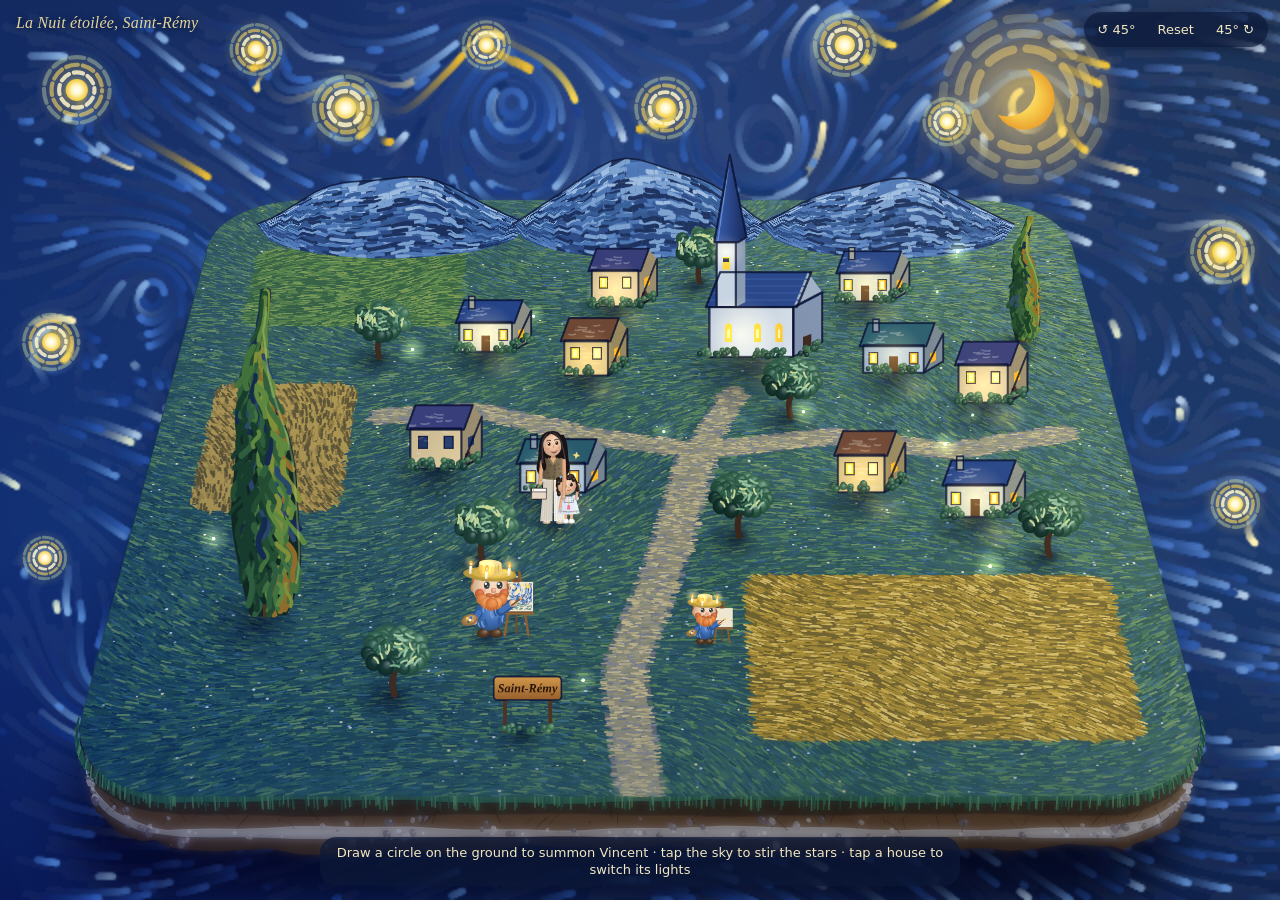
<file: static/projects/dioramas/starry-night/index.html>
<!doctype html>
<html lang="en">
<head>
<meta charset="utf-8">
<meta name="viewport" content="width=device-width,initial-scale=1,maximum-scale=1,user-scalable=no">
<title>Van Gogh's Starry Night</title>
<style>
  html,body{margin:0;height:100%;background:#0f2148;overflow:hidden;font-family:Georgia,'Times New Roman',serif;-webkit-user-select:none;user-select:none}
  #c{display:block;width:100%;height:100%;touch-action:none;cursor:crosshair;outline:none}
  #tools{position:absolute;top:12px;right:12px;display:flex;gap:2px;align-items:center;background:rgba(12,24,56,.72);padding:4px;border-radius:999px;box-shadow:0 2px 14px rgba(0,0,0,.3)}
  #tools button{border:0;background:transparent;font:13px/1 system-ui,-apple-system,sans-serif;color:#f1e7c2;padding:7px 10px;border-radius:999px;cursor:pointer;white-space:nowrap}
  #tools button:hover{background:rgba(255,226,130,.16)}
  #tools #del{display:none;color:#ffb48c}
  #title{position:absolute;left:16px;top:14px;color:#f3e2a0;font-style:italic;font-size:16px;letter-spacing:.2px;pointer-events:none;opacity:.92;text-shadow:0 1px 6px rgba(0,0,20,.6)}
  #hint{position:absolute;left:50%;bottom:14px;transform:translateX(-50%);color:#f1e7c2;font:13px/1.35 system-ui,-apple-system,sans-serif;background:rgba(12,24,56,.72);padding:7px 14px;border-radius:16px;pointer-events:none;transition:opacity .8s;text-align:center;max-width:calc(100% - 32px);box-sizing:border-box}
  #toast{position:absolute;left:50%;top:58px;transform:translateX(-50%) translateY(-6px);color:#1b2850;font:14px/1.3 system-ui,-apple-system,sans-serif;background:rgba(244,210,96,.94);padding:8px 16px;border-radius:999px;pointer-events:none;opacity:0;transition:opacity .25s,transform .25s;white-space:nowrap}
  #toast.on{opacity:1;transform:translateX(-50%) translateY(0)}
  html.embed #title{display:none}
  html.sky #title,html.sky #tools,html.sky #hint,html.sky #toast,html.sky #play{display:none}
  html.sky #c{cursor:default;touch-action:auto}
  html.clear,html.clear body{background:transparent}
  /* match the home page's dark colour-scheme, or the browser paints the frame opaque white */
  html.clear{color-scheme:dark}
  #play{position:absolute;inset:0;display:none;align-items:flex-end;justify-content:center;padding-bottom:18px;background:transparent;border:0;cursor:pointer;-webkit-tap-highlight-color:transparent}
  #play span{font:600 14px/1 system-ui,-apple-system,sans-serif;color:#1b2850;background:rgba(244,210,96,.94);padding:10px 18px;border-radius:999px;box-shadow:0 4px 14px rgba(0,0,0,.3)}
  html.gated #play{display:flex}
  html.gated #hint{display:none}
  @media (max-width:520px){#title{font-size:14px;top:58px;left:50%;transform:translateX(-50%);white-space:nowrap}#toast{top:96px}}
</style>
</head>
<body>
<canvas id="c" tabindex="0" aria-label="A little village under Van Gogh's starry night. Draw a circle on open ground to summon a little Vincent; tap the sky to stir the stars."></canvas>
<div id="title">La Nuit étoilée, Saint-Rémy</div>
<div id="tools">
  <button id="rl" title="Rotate left 45°">↺ 45°</button>
  <button id="rs" title="Reset view">Reset</button>
  <button id="rr" title="Rotate right 45°">45° ↻</button>
  <button id="del" title="Remove selected Vincent">Remove</button>
</div>
<div id="hint">Draw a circle on the ground to summon Vincent · tap the sky to stir the stars · tap a house to switch its lights</div>
<div id="toast"></div>
<button id="play" aria-label="Tap to play with the starry night"><span>Tap to play</span></button>
<script>
(() => {
'use strict';

// ---------------------------------------------------------------- utils
const cv = document.getElementById('c'), ctx = cv.getContext('2d');
const mk = (w, h) => { const c = document.createElement('canvas'); c.width = Math.max(1, Math.ceil(w)); c.height = Math.max(1, Math.ceil(h)); return c; };
function mulberry(a) { return function () { a |= 0; a = a + 0x6D2B79F5 | 0; let t = Math.imul(a ^ a >>> 15, 1 | a); t = t + Math.imul(t ^ t >>> 7, 61 | t) ^ t; return ((t ^ t >>> 14) >>> 0) / 4294967296; }; }
let rnd = mulberry(18890);
const rr = (a, b) => a + (b - a) * rnd();
const clamp = (x, a, b) => x < a ? a : x > b ? b : x;
const lerp = (a, b, t) => a + (b - a) * t;
const smooth = (a, b, x) => { const t = clamp((x - a) / (b - a), 0, 1); return t * t * (3 - 2 * t); };
const easeOutBack = t => { const c1 = 1.9, c3 = c1 + 1; return 1 + c3 * Math.pow(t - 1, 3) + c1 * Math.pow(t - 1, 2); };
const hexC = {};
function h2r(h) { if (hexC[h]) return hexC[h]; const s = h.replace('#', ''); return (hexC[h] = [parseInt(s.slice(0, 2), 16), parseInt(s.slice(2, 4), 16), parseInt(s.slice(4, 6), 16)]); }
const rgbs = (c, a) => a === undefined ? `rgb(${c[0] | 0},${c[1] | 0},${c[2] | 0})` : `rgba(${c[0] | 0},${c[1] | 0},${c[2] | 0},${a})`;
function shade(h, amt) { const c = h2r(h); return rgbs(amt >= 0 ? c.map(v => v + (255 - v) * amt) : c.map(v => v * (1 + amt))); }
const hexA = (h, a) => rgbs(h2r(h), a);
function poly(g, pts) { g.beginPath(); g.moveTo(pts[0][0], pts[0][1]); for (let i = 1; i < pts.length; i++) g.lineTo(pts[i][0], pts[i][1]); g.closePath(); }
function rrect(g, x, y, w, h, r) { g.beginPath(); g.moveTo(x + r, y); g.arcTo(x + w, y, x + w, y + h, r); g.arcTo(x + w, y + h, x, y + h, r); g.arcTo(x, y + h, x, y, r); g.arcTo(x, y, x + w, y, r); g.closePath(); }
const EMBED = /(^|[?&])embed\b/.test(location.search);
// ?sky draws only the sky, as a backdrop for the blog's home page
const SKYONLY = /(^|[?&])sky\b/.test(location.search);
// ?clear leaves the sky out, so the village sits straight on a ?sky backdrop with no seam
const CLEAR = /(^|[?&])clear\b/.test(location.search);
const COARSE = window.matchMedia && matchMedia('(pointer: coarse)').matches;
const CALM = window.matchMedia && matchMedia('(prefers-reduced-motion: reduce)').matches;
let gated = EMBED && COARSE && !SKYONLY, awake = !CALM, visible = true;
if (EMBED) document.documentElement.classList.add('embed');
if (SKYONLY) document.documentElement.classList.add('sky');
if (CLEAR) document.documentElement.classList.add('clear');
if (gated) { document.documentElement.classList.add('gated'); document.getElementById('c').style.touchAction = 'pan-y'; }
const FILTER_OK = (() => { try { const c = mk(2, 2).getContext('2d'); c.filter = 'blur(1px)'; return c.filter === 'blur(1px)'; } catch (e) { return false; } })();

// spheres lit from the moon (upper right)
function sph(g, x, y, r, col, hl = 0.38, dk = 0.3) {
  const gr = g.createRadialGradient(x + r * 0.34, y - r * 0.42, r * 0.06, x, y, r * 1.04);
  gr.addColorStop(0, shade(col, hl)); gr.addColorStop(0.5, col); gr.addColorStop(1, shade(col, -dk));
  g.fillStyle = gr; g.beginPath(); g.arc(x, y, r, 0, 6.2832); g.fill();
}
function ell(g, x, y, rx, ry, col, hl, dk, rot = 0) { g.save(); g.translate(x, y); if (rot) g.rotate(rot); g.scale(1, ry / rx); sph(g, 0, 0, rx, col, hl, dk); g.restore(); }
function bumpy(g, cx, cy, rx, ry, n, cols, r0, r1, R) {
  const pts = [];
  for (let i = 0; i < n; i++) {
    const a = R() * 6.2832, d = Math.sqrt(R());
    const x = cx + Math.cos(a) * d * rx, y = cy + Math.sin(a) * d * ry;
    const s = ((cx - x) / rx + (y - cy) / ry) * 0.5;
    const idx = clamp(Math.floor((s * 0.5 + 0.5) * cols.length + (R() - 0.5) * 1.6), 0, cols.length - 1);
    pts.push([x, y, lerp(r0, r1, R()), cols[idx]]);
  }
  pts.sort((a, b) => a[1] - b[1]);
  for (const p of pts) sph(g, p[0], p[1], p[2], p[3], 0.3, 0.22);
}
// a short curved brush stroke, the signature of the whole piece
function dash(g, x, y, len, ang, bend) { const c = Math.cos(ang), s = Math.sin(ang); g.moveTo(x - c * len / 2, y - s * len / 2); g.quadraticCurveTo(x - s * bend, y + c * bend, x + c * len / 2, y + s * len / 2); }
function star(g, x, y, r, rot) { g.save(); g.translate(x, y); g.rotate(rot); g.beginPath(); for (let i = 0; i < 8; i++) { const rad = i % 2 ? r * 0.42 : r, a = i * Math.PI / 4; g.lineTo(Math.cos(a) * rad, Math.sin(a) * rad); } g.closePath(); g.fill(); g.restore(); }

// ---------------------------------------------------------------- village layout (u,v in [0,1], v=0 back, v=1 front)
const CR = 0.1;
function rrSDF(u, v) {
  const qx = Math.abs(u - 0.5) - (0.5 - CR), qy = Math.abs(v - 0.5) - (0.5 - CR);
  return Math.hypot(Math.max(qx, 0), Math.max(qy, 0)) + Math.min(Math.max(qx, qy), 0) - CR;
}
const PATHS = [
  { pts: [[0.5, 0.995], [0.485, 0.84], [0.53, 0.66], [0.56, 0.5]], w: 0.042 },
  { pts: [[0.23, 0.44], [0.33, 0.43], [0.45, 0.475], [0.56, 0.5], [0.7, 0.475], [0.82, 0.5], [0.94, 0.47]], w: 0.03 },
  { pts: [[0.56, 0.5], [0.6, 0.4]], w: 0.03 },
];
function segDist(px, py, ax, ay, bx, by) { const dx = bx - ax, dy = by - ay; const t = clamp(((px - ax) * dx + (py - ay) * dy) / (dx * dx + dy * dy), 0, 1); return Math.hypot(px - ax - dx * t, py - ay - dy * t); }
function pathSDF(u, v) { let m = 9; for (const p of PATHS) for (let i = 0; i < p.pts.length - 1; i++) { const a = p.pts[i], b = p.pts[i + 1]; m = Math.min(m, segDist(u, v, a[0], a[1], b[0], b[1]) - p.w / 2); } return m; }
const FIELDS = [
  { u0: 0.6, u1: 0.95, v0: 0.7, v1: 0.93, pal: 0, ang: 0.35 },
  { u0: 0.06, u1: 0.3, v0: 0.11, v1: 0.27, pal: 1, ang: -0.25 },
  { u0: 0.05, u1: 0.2, v0: 0.38, v1: 0.6, pal: 2, ang: 1.25 },
];
function fieldSDF(b, u, v) { const r = 0.02, cx = (b.u0 + b.u1) / 2, cy = (b.v0 + b.v1) / 2; const qx = Math.abs(u - cx) - ((b.u1 - b.u0) / 2 - r), qy = Math.abs(v - cy) - ((b.v1 - b.v0) / 2 - r); return Math.hypot(Math.max(qx, 0), Math.max(qy, 0)) + Math.min(Math.max(qx, qy), 0) - r; }
// rolling blue hills along the back edge, built in 3D so they hold up from every side
const HILLS = [{ c: 0.21, w: 0.16, h: 0.13 }, { c: 0.5, w: 0.15, h: 0.17 }, { c: 0.79, w: 0.15, h: 0.12 }];
const HV0 = 0.13, HV1 = 0.055, HVB = 0.015, HN = 18;
const hillP = (u, b) => { const x = (u - b.c) / b.w; return x * x >= 1 ? 0 : 1 - x * x; };
function hillH(u, b) { const p = hillP(u, b); return b.h * Math.pow(p, 1.3) * (1 + 0.07 * Math.sin(u * 47 + b.c * 9)); }
// zones: 0 out, 1 meadow, 2 lane, 3 field
function zoneAt(u, v) { if (rrSDF(u, v) > 0) return 0; if (pathSDF(u, v) < 0) return 2; for (const b of FIELDS) if (fieldSDF(b, u, v) < 0) return 3; return 1; }
// the rolling, swirling direction of the ground strokes
const flowA = (u, v) => 0.85 * Math.sin(u * 7.5 + v * 3.1) + 0.6 * Math.cos(v * 8.5 - u * 4.2) + 0.25 * Math.sin((u + v) * 17);

// ---------------------------------------------------------------- sprite art (units: 1 = 1/1000 of the platform width; origin = ground contact)
const INK = 'rgba(14,20,48,.82)';
const WIN_ON = ['#f7d24a', '#ffe58a', '#f2b53a'], WIN_OFF = ['#26365e', '#2d3f6a', '#1f2c50'];
const ART = {
  cypress(g, R, o) {
    const H = o.h || 230, Wd = o.w || 30;
    const wAt = t => Wd * Math.pow(Math.sin(Math.PI * Math.min(1, t * 1.08 + 0.06)), 0.62) * (1 - 0.72 * t) + 3;
    const cxAt = t => Math.sin(t * 6.5 + 0.4) * 5 * t + Math.sin(t * 15) * 1.6;
    // body silhouette
    g.fillStyle = '#16281f'; g.beginPath();
    for (let i = 0; i <= 40; i++) { const t = i / 40; g.lineTo(cxAt(t) - wAt(t), -t * H); }
    for (let i = 40; i >= 0; i--) { const t = i / 40; g.lineTo(cxAt(t) + wAt(t), -t * H); }
    g.closePath(); g.fill();
    g.fillStyle = '#4a3322'; g.fillRect(-4, -8, 8, 9);
    // flame strokes curling upward
    const cols = ['#1d3a2a', '#27492f', '#33593a', '#456d3c', '#5f8340', '#7f8a3c', '#8b6a2e', '#1a2b45', '#2c4560'];
    g.lineCap = 'round';
    for (let i = 0; i < 300; i++) {
      const t0 = R() * 0.94, side = R() * 2 - 1, len = 0.05 + R() * 0.11;
      const pts = [];
      for (let k = 0; k <= 6; k++) { const t = Math.min(1, t0 + len * k / 6), sd = side * (1 - k / 6 * 0.35) + Math.sin(k * 0.9 + i) * 0.12; pts.push([cxAt(t) + sd * wAt(t), -t * H]); }
      const lit = side > 0.2 ? 2 : side < -0.4 ? -2 : 0;
      g.strokeStyle = cols[clamp(Math.floor(R() * 5 + lit + (t0 > 0.7 ? 1 : 0)), 0, cols.length - 1)];
      if (R() < 0.12) g.strokeStyle = cols[7 + (R() * 2 | 0)];
      g.lineWidth = 2.6 + R() * 2.2; g.beginPath(); g.moveTo(pts[0][0], pts[0][1]);
      for (let k = 1; k < pts.length - 1; k++) g.quadraticCurveTo(pts[k][0], pts[k][1], (pts[k][0] + pts[k + 1][0]) / 2, (pts[k][1] + pts[k + 1][1]) / 2);
      g.stroke();
    }
    // moonlit edge
    g.strokeStyle = 'rgba(190,210,150,.35)'; g.lineWidth = 1.6; g.beginPath();
    for (let i = 4; i <= 38; i++) { const t = i / 40; g.lineTo(cxAt(t) + wAt(t) - 1.5, -t * H); } g.stroke();
  },
  church(g, R) {
    const x0 = -46, x1 = 24, fh = 40, bx = 24, by = -12;
    // nave side + front
    g.fillStyle = '#7f8fa8'; poly(g, [[x1, 0], [x1 + bx, by], [x1 + bx, by - fh], [x1, -fh]]); g.fill();
    let gr = g.createLinearGradient(x0, -fh, x1, 0); gr.addColorStop(0, '#b6c3d2'); gr.addColorStop(1, '#d5dde4');
    g.fillStyle = gr; g.fillRect(x0, -fh, x1 - x0, fh);
    // roof
    const rh = 22;
    g.fillStyle = '#1f3260'; poly(g, [[x0 - 3, -fh], [x1 + 3, -fh], [x1 + bx + 3, by - fh], [x0 + bx - 3, by - fh]]); g.fill();
    g.fillStyle = '#2b4580'; poly(g, [[x0 - 3, -fh], [x1 + 3, -fh], [x1 + bx / 2 + 3, by / 2 - fh - rh], [x0 + bx / 2 - 3, by / 2 - fh - rh]]); g.fill();
    g.fillStyle = '#9cabbf'; poly(g, [[x1, -fh], [x1 + bx, by - fh], [x1 + bx / 2, by / 2 - fh - rh]]); g.fill();
    g.strokeStyle = '#3a5594'; g.lineWidth = 1; for (let i = 1; i < 5; i++) { const t = i / 5; g.beginPath(); g.moveTo(lerp(x0 - 3, x0 + bx / 2 - 3, t), lerp(-fh, by / 2 - fh - rh, t)); g.lineTo(lerp(x1 + 3, x1 + bx / 2 + 3, t), lerp(-fh, by / 2 - fh - rh, t)); g.stroke(); }
    // windows (warm) + door
    for (const wx of [-30, -6, 12]) { g.fillStyle = '#f2c84a'; g.beginPath(); g.moveTo(wx - 3, -12); g.lineTo(wx - 3, -24); g.arc(wx, -24, 3, Math.PI, 0); g.lineTo(wx + 3, -12); g.fill(); g.fillStyle = '#fff1a6'; g.fillRect(wx - 1, -22, 2, 7); }
    g.fillStyle = '#3d2b25'; g.beginPath(); g.moveTo(x1 + 8, -2); g.lineTo(x1 + 8, -16); g.lineTo(x1 + 15, -18.5); g.lineTo(x1 + 15, -5); g.fill();
    // bell tower + spire (the painting's needle)
    const tx0 = -40, tx1 = -24, th = 92;
    g.fillStyle = '#c3cfdc'; g.fillRect(tx0, -th, tx1 - tx0, th - fh + 2);
    g.fillStyle = '#8796ae'; poly(g, [[tx1, -fh], [tx1 + 8, -fh - 4], [tx1 + 8, -th - 4], [tx1, -th]]); g.fill();
    g.fillStyle = '#f2c84a'; g.fillRect(tx0 + 5, -th + 12, 6, 10);
    g.fillStyle = '#1c2a52'; g.fillRect(tx0 + 5.5, -th + 13, 5, 3);
    gr = g.createLinearGradient(tx0, 0, tx1 + 8, 0); gr.addColorStop(0, '#3a5aa0'); gr.addColorStop(1, '#1a2a58');
    g.fillStyle = gr; poly(g, [[tx0 - 2, -th], [tx1 + 2, -th], [tx1 + 9, -th - 4], [(tx0 + tx1) / 2 + 3, -th - 70]]); g.fill();
    g.strokeStyle = 'rgba(140,170,230,.6)'; g.lineWidth = 1; g.beginPath(); g.moveTo(tx0 + 1, -th - 1); g.lineTo((tx0 + tx1) / 2 + 3, -th - 68); g.stroke();
    // ink outlines, Van Gogh style
    g.strokeStyle = INK; g.lineWidth = 1.8; g.lineJoin = 'round';
    g.strokeRect(x0, -fh, x1 - x0, fh); g.strokeRect(tx0, -th, tx1 - tx0, th - fh);
    poly(g, [[tx0 - 2, -th], [tx1 + 2, -th], [tx1 + 9, -th - 4], [(tx0 + tx1) / 2 + 3, -th - 70]]); g.stroke();
    poly(g, [[x0 - 3, -fh], [x1 + 3, -fh], [x1 + bx / 2 + 3, by / 2 - fh - rh], [x0 + bx / 2 - 3, by / 2 - fh - rh]]); g.stroke();
    poly(g, [[x1, 0], [x1 + bx, by], [x1 + bx, by - fh], [x1, -fh]]); g.stroke();
    shrubs(g, R, x0 - 4, x1 + bx, by);
  },
  house(g, R, o) {
    const v = o.v || 0, wide = [44, 36, 50, 40][v % 4], fh = [24, 28, 22, 30][v % 4], bx = 16, by = -9;
    const x0 = -wide / 2 - 6, x1 = x0 + wide;
    const wall = ['#c9cfc2', '#d5c28c', '#a9bccd', '#d8c7a0'][v % 4], roof = ['#2b4580', '#6b4a3a', '#2f5a6a', '#3a3f72'][v % 4];
    g.fillStyle = shade(wall, -0.3); poly(g, [[x1, 0], [x1 + bx, by], [x1 + bx, by - fh], [x1, -fh]]); g.fill();
    g.fillStyle = shade(wall, -0.3); poly(g, [[x1, -fh], [x1 + bx, by - fh], [x1 + bx / 2, by / 2 - fh - 13]]); g.fill();
    const gr = g.createLinearGradient(x0, -fh, x1, 0); gr.addColorStop(0, shade(wall, -0.1)); gr.addColorStop(1, wall);
    g.fillStyle = gr; g.fillRect(x0, -fh, wide, fh);
    // roof slab
    const rp = [[x0 - 3, -fh + 1], [x1 + 2, -fh + 1], [x1 + bx / 2 + 1, by / 2 - fh - 13], [x0 + bx / 2 - 4, by / 2 - fh - 13]];
    g.fillStyle = roof; poly(g, rp); g.fill();
    g.strokeStyle = shade(roof, 0.25); g.lineWidth = 1.2; g.beginPath(); for (let i = 0; i < 9; i++) dash(g, lerp(x0, x1, R()), -fh - 2 - R() * 10, 5 + R() * 4, -0.1 + R() * 0.2, 1); g.stroke();
    // chimney
    if (v % 2 === 0) { g.fillStyle = shade(wall, -0.2); g.fillRect(x0 + 8, by / 2 - fh - 16, 5, 10); g.strokeStyle = INK; g.lineWidth = 1.2; g.strokeRect(x0 + 8, by / 2 - fh - 16, 5, 10); }
    // windows
    const lit = !!o.lit, nW = wide > 42 ? 3 : 2;
    for (let i = 0; i < nW; i++) {
      const cx = x0 + wide * (i + 0.5) / nW, top = -fh + 6, hh = Math.min(9, fh - 12);
      if (i === 1 && nW === 3) { g.fillStyle = '#4a3326'; g.fillRect(cx - 3.5, -13, 7, 13); continue; }
      g.fillStyle = (lit ? WIN_ON : WIN_OFF)[i % 3]; g.fillRect(cx - 3.5, top, 7, hh);
      if (lit) { g.fillStyle = '#fff3b8'; g.fillRect(cx - 1.5, top + 1.5, 3, hh - 3); }
      g.strokeStyle = INK; g.lineWidth = 1; g.strokeRect(cx - 3.5, top, 7, hh);
    }
    g.fillStyle = lit ? '#f2b53a' : '#26365e'; poly(g, [[x1 + 5, -fh + 7], [x1 + 10, -fh + 4.5], [x1 + 10, -fh + 12], [x1 + 5, -fh + 14.5]]); g.fill();
    if (nW === 2) { g.fillStyle = '#4a3326'; poly(g, [[x1 + 3, -1], [x1 + 3, -11], [x1 + 7, -13], [x1 + 7, -3]]); g.fill(); }
    // brushy wall strokes + ink outline
    g.strokeStyle = hexA('#ffffff', 0.12); g.lineWidth = 1.3; g.beginPath(); for (let i = 0; i < 10; i++) dash(g, lerp(x0 + 2, x1 - 2, R()), -R() * fh, 4 + R() * 3, (R() - 0.5) * 0.6, 0.8); g.stroke();
    g.strokeStyle = INK; g.lineWidth = 1.6; g.lineJoin = 'round';
    g.strokeRect(x0, -fh, wide, fh); poly(g, rp); g.stroke(); poly(g, [[x1, 0], [x1 + bx, by], [x1 + bx, by - fh]]); g.stroke();
    shrubs(g, R, x0, x1 + bx, by);
  },
  olive(g, R) {
    g.strokeStyle = '#3d2c22'; g.lineCap = 'round'; g.lineWidth = 5; g.beginPath(); g.moveTo(-2, 0); g.quadraticCurveTo(-6, -12, 1, -22); g.stroke();
    g.lineWidth = 2.6; g.beginPath(); g.moveTo(0, -18); g.lineTo(-10, -26); g.moveTo(0, -18); g.lineTo(9, -27); g.stroke();
    bumpy(g, 0, -32, 24, 14, 60, ['#5f8a6e', '#4c7860', '#3c6652', '#2f5546', '#24443a', '#1b3530'], 4, 7, R);
    g.lineWidth = 1.6; for (let i = 0; i < 40; i++) { g.strokeStyle = ['#7fa98a', '#9cc0a0', '#3a6050', '#c6d39a'][R() * 4 | 0]; g.beginPath(); const a = R() * 6.28, d = Math.sqrt(R()); dash(g, Math.cos(a) * d * 22, -32 + Math.sin(a) * d * 12, 4 + R() * 3, a + 1.57, 1); g.stroke(); }
  },
  sign(g, R) {
    g.fillStyle = '#4a3324'; g.fillRect(-22, -32, 3.5, 32); g.fillRect(18.5, -32, 3.5, 32);
    const gr = g.createLinearGradient(0, -48, 0, -28); gr.addColorStop(0, '#c9954f'); gr.addColorStop(1, '#8f5e30');
    g.fillStyle = gr; rrect(g, -30, -48, 60, 20, 3); g.fill(); g.strokeStyle = INK; g.lineWidth = 1.4; g.stroke();
    g.fillStyle = '#2b1a0e'; g.font = 'italic 600 11px Georgia, serif'; g.textAlign = 'center'; g.textBaseline = 'middle'; g.fillText('Saint-Rémy', 0, -37.5);
    bumpy(g, 0, -3, 24, 4, 14, ['#4f7a5a', '#3c6650', '#2c5244'], 2.2, 3.4, R);
  },
};
function shrubs(g, R, x0, x1, by) {
  for (let x = x0; x < x1; x += 7) {
    if (R() < 0.35) continue;
    const yb = x > x1 - 16 ? by * (x - (x1 - 16)) / 16 : 0;
    bumpy(g, x, yb - 3, 5, 3.5, 6, ['#4f7a5a', '#3c6650', '#2c5244', '#1f3d36'], 1.8, 3, R);
  }
}

const PR = 2;  // sprite pixels per art unit
function blurCopy(src, px) {
  const pad = Math.ceil(px * 2), out = mk(src.width + pad * 2, src.height + pad * 2), g = out.getContext('2d');
  if (FILTER_OK) { g.filter = `blur(${px}px)`; g.drawImage(src, pad, pad); }
  else { const f = Math.max(2, px), s = mk(out.width / f, out.height / f), sg = s.getContext('2d'); sg.drawImage(src, pad / f, pad / f, src.width / f, src.height / f); g.imageSmoothingQuality = 'high'; g.drawImage(s, 0, 0, out.width, out.height); }
  return { c: out, pad };
}
function makeSprite(name, w, h, seed, opt = {}) {
  const pad = 10, cw = Math.ceil(w * PR + pad * 2), ch = Math.ceil(h * PR + pad * 2);
  const c = mk(cw, ch), g = c.getContext('2d');
  const ax = cw / 2, ay = ch - pad - (opt.below || 0) * PR;
  g.translate(ax, ay); g.scale(PR, PR); ART[name](g, mulberry(seed), opt);
  const d = g.getImageData(0, 0, cw, ch).data;
  let x0 = cw, y0 = ch, x1 = 0, y1 = 0;
  for (let y = 0; y < ch; y++) for (let x = 0; x < cw; x++) if (d[(y * cw + x) * 4 + 3] > 4) { if (x < x0) x0 = x; if (x > x1) x1 = x; if (y < y0) y0 = y; if (y > y1) y1 = y; }
  if (x1 < x0) { x0 = y0 = 0; x1 = y1 = 1; }
  const out = mk(x1 - x0 + 3, y1 - y0 + 3), og = out.getContext('2d');
  if (FILTER_OK) og.filter = 'saturate(1.1) contrast(1.05)';
  og.drawImage(c, -x0 + 1, -y0 + 1);
  const b = opt.noblur ? null : blurCopy(out, 2.6);
  return { img: out, blur: b, ax: ax - x0 + 1, ay: ay - y0 + 1, h };
}

// ---------------------------------------------------------------- scene objects
const SPR = {};
function buildSprites() {
  SPR.cypress = makeSprite('cypress', 90, 250, 1, { h: 235, w: 30 });
  SPR.cypressS = makeSprite('cypress', 60, 150, 2, { h: 130, w: 18 });
  SPR.church = makeSprite('church', 130, 170, 3);
  for (let i = 0; i < 4; i++) { SPR['houseL' + i] = makeSprite('house', 90, 64, 10 + i, { v: i, lit: true }); SPR['houseD' + i] = makeSprite('house', 90, 64, 10 + i, { v: i, lit: false }); }
  SPR.olive0 = makeSprite('olive', 60, 52, 20); SPR.olive1 = makeSprite('olive', 60, 52, 21);
  SPR.sign = makeSprite('sign', 70, 52, 40);
}

// placed objects: sprite, u, v, footprint radius (obstacle), shadow radius
const OBJS = [];
function place(spr, u, v, fr, sh, extra) { const o = Object.assign({ spr, u, v, fr, sh, sc: 1 }, extra || {}); OBJS.push(o); return o; }
function layout() {
  place('church', 0.635, 0.33, 0.05, 0.075, { glow: [[-20, -18, 34], [-32, -84, 16]], lit: true, sc: 1.3 });
  const H = [[0.34, 0.32, 0], [0.45, 0.365, 1], [0.78, 0.36, 2], [0.87, 0.415, 3], [0.73, 0.57, 1], [0.42, 0.57, 2], [0.3, 0.53, 3], [0.84, 0.61, 0], [0.48, 0.23, 3], [0.76, 0.22, 0]];
  H.forEach(([u, v, k], i) => place((i === 6 ? 'houseD' : 'houseL') + k, u, v, 0.028, 0.045, { house: k, lit: i !== 6, glow: [[-6, -14, 26]], sc: 1.3 }));
  place('cypress', 0.15, 0.76, 0.03, 0.05, { sway: 1, sc: 1.25 });
  place('cypressS', 0.92, 0.3, 0.02, 0.03, { sway: 1 });
  for (const [u, v, i] of [[0.22, 0.33, 0], [0.6, 0.64, 1], [0.35, 0.68, 0], [0.9, 0.67, 1], [0.57, 0.18, 0], [0.28, 0.87, 1], [0.66, 0.44, 1]]) place('olive' + i, u, v, 0.018, 0.03, { sc: 1.2 });
  place('sign', 0.4, 0.92, 0.014, 0.025);
}
const OBST = [];
function buildObstacles() { for (const b of HILLS) for (let q = -0.7; q <= 0.71; q += 0.35) OBST.push({ u: b.c + q * b.w, v: 0.06, r: 0.045 }); for (const o of OBJS) { if (o.fr > 0) OBST.push({ u: o.u, v: o.v, r: o.fr }); if (o.posts) for (const p of o.posts) OBST.push({ u: p[0], v: p[1], r: p[2] }); } }
function standable(u, v, r = 0.01) {
  if (rrSDF(u, v) > -0.028 - r * 0.5) return false;
  for (const o of OBST) { const dx = u - o.u, dy = v - o.v, m = o.r + r; if (dx * dx + dy * dy < m * m) return false; }
  return true;
}
function nearestStandable(u, v, r) {
  if (standable(u, v, r)) return [u, v];
  for (let rad = 0.008; rad < 0.7; rad += 0.008) {
    const n = Math.ceil(rad * 140) + 8, a0 = rnd() * 6.28;
    for (let i = 0; i < n; i++) { const a = a0 + i / n * 6.2832, x = u + Math.cos(a) * rad, y = v + Math.sin(a) * rad; if (standable(x, y, r)) return [x, y]; }
  }
  return [0.5, 0.8];
}

// ---------------------------------------------------------------- ground texture (painted once, in short rhythmic strokes)
const TEX = 1536;
const tex = mk(TEX, TEX), tg = tex.getContext('2d');
let texData = null;
function paintTexture() {
  const R = mulberry(77), S = TEX;
  tg.fillStyle = '#244a4c'; tg.fillRect(0, 0, S, S);
  const mot = ['#1d3d52', '#2e5a5a', '#2a4f66', '#3c6a58', '#1f4446', '#35605e'];
  for (let i = 0; i < 420; i++) {
    const x = R() * S, y = R() * S, r = 30 + R() * 110, c = mot[R() * mot.length | 0];
    const gr = tg.createRadialGradient(x, y, 0, x, y, r); gr.addColorStop(0, hexA(c, 0.5)); gr.addColorStop(1, hexA(c, 0));
    tg.fillStyle = gr; tg.fillRect(x - r, y - r, r * 2, r * 2);
  }
  // lanes + fields underpaint
  tg.lineCap = 'round'; tg.lineJoin = 'round';
  for (const pass of [0, 1]) for (const p of PATHS) {
    tg.strokeStyle = pass ? '#8c8c7a' : '#5d6470'; tg.lineWidth = p.w * S * (pass ? 0.84 : 1.06);
    tg.beginPath(); tg.moveTo(p.pts[0][0] * S, p.pts[0][1] * S); for (const q of p.pts.slice(1)) tg.lineTo(q[0] * S, q[1] * S); tg.stroke();
  }
  const FP = [['#8f7a36', '#b0953f', '#c9ac52', '#6e6030', '#a38a3c', '#d8c070'], ['#3d6a44', '#4f7c48', '#628e52', '#2f5a40', '#7a9a58'], ['#7d6a3a', '#9a8446', '#6a5a34', '#b49c55', '#5a5030']];
  for (const b of FIELDS) { tg.fillStyle = FP[b.pal][3]; rrect(tg, b.u0 * S, b.v0 * S, (b.u1 - b.u0) * S, (b.v1 - b.v0) * S, 0.02 * S); tg.fill(); }
  // brush strokes, batched by colour
  const buckets = new Map();
  const bk = col => { let p = buckets.get(col); if (!p) { p = new Path2D(); buckets.set(col, p); } return p; };
  const GROUND = ['#1a3a4e', '#22485a', '#2c5662', '#36645c', '#447258', '#557f5e', '#2a4f74', '#3b6a82', '#6c8f6a'];
  const LANE = ['#9a9a86', '#7f8494', '#b3ab88', '#6f7686', '#c8be98'];
  for (let i = 0; i < 60000; i++) {
    const u = R(), v = R(), z = zoneAt(u, v); if (z === 0) continue;
    const x = u * S, y = v * S;
    if (z === 1) {
      const li = clamp(Math.floor(R() * 5.5 + (u - v) * 2 + 1.5), 0, GROUND.length - 1);
      const a = flowA(u, v) * 0.6 + (R() - 0.5) * 0.35, l = 9 + R() * 9;
      const p = bk(R() < 0.07 ? GROUND[6 + (R() * 3 | 0)] : GROUND[li]); dash(p, x, y, l, a, (R() - 0.5) * 3);
    } else if (z === 2) {
      const a = (R() - 0.5) * 0.5, p = bk(LANE[R() * 5 | 0]); dash(p, x, y, 5 + R() * 5, a, 0.5);
    } else {
      const f = FIELDS.find(b => fieldSDF(b, u, v) < 0), a = f.ang + Math.sin(u * 30 + v * 20) * 0.3, p = bk(FP[f.pal][R() * FP[f.pal].length | 0]);
      dash(p, x, y, 8 + R() * 8, a, (R() - 0.5) * 3);
    }
  }
  for (const [col, p] of buckets) { tg.strokeStyle = col; tg.lineWidth = 3.4; tg.lineCap = 'round'; tg.stroke(p); }
  // a scatter of pale night flowers
  for (let i = 0; i < 700; i++) {
    const u = R(), v = R(); if (zoneAt(u, v) !== 1) continue;
    tg.fillStyle = ['#c8d6f0', '#e9e2b8', '#9fb4dc'][R() * 3 | 0]; tg.beginPath(); tg.arc(u * S, v * S, 1.4 + R(), 0, 6.3); tg.fill();
  }
  // moonlight: brighter towards the back right
  const lg = tg.createLinearGradient(S, 0, 0, S); lg.addColorStop(0, 'rgba(255,240,170,.12)'); lg.addColorStop(1, 'rgba(5,15,50,.22)');
  tg.fillStyle = lg; tg.fillRect(0, 0, S, S);
  tg.globalCompositeOperation = 'destination-in'; tg.fillStyle = '#000'; rrect(tg, 0, 0, S, S, CR * S); tg.fill(); tg.globalCompositeOperation = 'source-over';
  texData = tg.getImageData(0, 0, S, S).data;
}
const hillTex = [mk(512, 128), mk(512, 128)];
function paintHills() {
  hillTex.forEach((c, back) => {
    const g = c.getContext('2d'), R = mulberry(31 + back);
    const gr = g.createLinearGradient(0, 0, 0, 128); gr.addColorStop(0, back ? '#2b4c88' : '#4f7cc0'); gr.addColorStop(1, back ? '#122450' : '#1c3466');
    g.fillStyle = gr; g.fillRect(0, 0, 512, 128); g.lineCap = 'round';
    const cols = back ? ['#2a4a84', '#1b2f5c', '#355d98', '#16264c'] : ['#5a84c2', '#2b4a86', '#4b74b4', '#1b2f5c', '#7aa0d0', '#355d98', '#9cbbe0'];
    for (let i = 0; i < 900; i++) { const x = R() * 512, y = R() * 128; g.strokeStyle = cols[clamp(Math.floor(R() * cols.length * 0.7 + (1 - y / 128) * cols.length * 0.35), 0, cols.length - 1)]; g.lineWidth = 4 + R() * 3; g.beginPath(); dash(g, x, y, 18 + R() * 22, (R() - 0.5) * 0.25 + Math.sin(x * 0.02) * 0.15, (R() - 0.5) * 6); g.stroke(); }
  });
}
const hillCache = new Map();
function drawHill(b) {
  let hc = hillCache.get(b);
  if (!hc || hc.key !== gKey) { hc = renderHill(b); hc.key = gKey; hillCache.set(b, hc); }
  ctx.drawImage(hc.c, hc.x, hc.y);
}
function renderHill(b) {
  const pts = [], u0 = b.c - b.w, u1 = b.c + b.w;
  for (let i = 0; i <= HN; i++) { const u = lerp(u0, u1, i / HN), h = hillH(u, b), e = Math.sqrt(hillP(u, b)); pts.push({ h, F: projUV(u, lerp(HV1, HV0, e), 0, {}), T: projUV(u, HV1, h, {}), B: projUV(u, lerp(HV1, HVB, e), 0, {}) }); }
  let x0 = 1e9, y0 = 1e9, x1 = -1e9, y1 = -1e9;
  for (const p of pts) for (const q of [p.F, p.T, p.B]) { x0 = Math.min(x0, q.x); y0 = Math.min(y0, q.y); x1 = Math.max(x1, q.x); y1 = Math.max(y1, q.y); }
  x0 = Math.floor(x0 - 4); y0 = Math.floor(y0 - 4);
  const c = mk(x1 - x0 + 8, y1 - y0 + 8), ctx = c.getContext('2d'); ctx.translate(-x0, -y0);
  const tx = 512 / HN;
  const quad = (i, key, img) => {
    const p = pts[i], q = pts[i + 1], X0 = i * tx, X1 = (i + 1) * tx;
    drawTri(ctx, img, p[key].x, p[key].y, q[key].x, q[key].y, q.T.x, q.T.y, X0, 128, X1, 128, X1, 0);
    drawTri(ctx, img, p[key].x, p[key].y, q.T.x, q.T.y, p.T.x, p.T.y, X0, 128, X1, 0, X0, 0);
  };
  // the slope facing away from the camera goes first
  const m = pts[HN >> 1], frontNear = m.F.d > m.B.d;
  for (const side of frontNear ? ['B', 'F'] : ['F', 'B'])
    for (let i = 0; i < HN; i++) if (pts[i].h > 0 || pts[i + 1].h > 0) quad(i, side, hillTex[side === 'B' ? 1 : 0]);
  ctx.strokeStyle = INK; ctx.lineWidth = Math.max(1, cam.S * 0.0032); ctx.lineJoin = 'round'; ctx.beginPath();
  pts.forEach((p, i) => i ? ctx.lineTo(p.T.x, p.T.y) : ctx.moveTo(p.T.x, p.T.y)); ctx.stroke();
  return { c, x: x0, y: y0 };
}
function texColor(u, v) { const x = clamp(u * TEX | 0, 0, TEX - 1), y = clamp(v * TEX | 0, 0, TEX - 1), i = (y * TEX + x) * 4; return [texData[i], texData[i + 1], texData[i + 2]]; }

// ---------------------------------------------------------------- platform perimeter & cross-section detail
const T = 0.13;  // platform thickness in world units
const PERIM = [];
(() => {
  const c = CR, raw = [];
  for (const [cx, cy, a0] of [[1 - c, 1 - c, 0], [c, 1 - c, Math.PI / 2], [c, c, Math.PI], [1 - c, c, Math.PI * 1.5]])
    for (let i = 0; i <= 12; i++) { const a = a0 + i / 12 * Math.PI / 2; raw.push({ u: cx + Math.cos(a) * c, v: cy + Math.sin(a) * c, nx: Math.cos(a), nv: Math.sin(a) }); }
  for (let i = 0; i < raw.length; i++) {
    const a = raw[i], b = raw[(i + 1) % raw.length], d = Math.hypot(b.u - a.u, b.v - a.v), n = Math.max(1, Math.ceil(d / 0.025));
    for (let k = 0; k < n; k++) { const t = k / n; PERIM.push({ u: lerp(a.u, b.u, t), v: lerp(a.v, b.v, t), nx: lerp(a.nx, b.nx, t), nv: lerp(a.nv, b.nv, t) }); }
  }
  PERIM.forEach((p, k) => { p.bn = 0.07 * Math.sin(k * 0.37) + 0.05 * Math.sin(k * 1.31 + 1) + 0.03 * Math.sin(k * 2.7); p.w = Math.sin(k * 0.45) * 0.035 + Math.sin(k * 1.7) * 0.015; });
})();
const LAY = [{ d: 0, c: '#2f5548' }, { d: 0.1, c: '#2b2420' }, { d: 0.34, c: '#4d3c2e' }, { d: 0.6, c: '#8a8a90' }, { d: 0.78, c: '#3a2e27' }];
const SPECKS = [];
(() => {
  const R = mulberry(5), n = PERIM.length;
  for (let i = 0; i < 900; i++) {
    const k = R() * n, t = R();
    let type, d;
    if (t < 0.3) { type = 'pebble'; d = 0.4 + R() * 0.5; }
    else if (t < 0.5) { type = 'root'; d = 0.16 + R() * 0.3; }
    else if (t < 0.78) { type = 'chalk'; d = 0.64 + R() * 0.15; }
    else { type = 'grain'; d = 0.15 + R() * 0.8; }
    SPECKS.push({ k, d, type, s: 0.6 + R() * 0.9, a: R() * 6.28, c: R() });
  }
})();

// ---------------------------------------------------------------- camera
const cam = { yaw: 0, pitch: 0.72, S: 1, cx: 0, cy: 0, D: 5, cyw: 1, syw: 0, cp: 1, sp: 0 };
const view = { yaw: 0, pitch: 0.64, yawT: 0, pitchT: 0.64 };
const P0 = 0.72, PDEF = 0.64, PMIN = 0.32, PMAX = 1.22;
function setTrig() { cam.cyw = Math.cos(cam.yaw); cam.syw = Math.sin(cam.yaw); cam.cp = Math.cos(cam.pitch); cam.sp = Math.sin(cam.pitch); }
function projW(x, y, z, o) {
  const x1 = x * cam.cyw - z * cam.syw, z1 = x * cam.syw + z * cam.cyw, dz = z1 * cam.cp + y * cam.sp, f = cam.D / (cam.D - dz);
  o.x = cam.cx + cam.S * x1 * f; o.y = cam.cy + cam.S * (z1 * cam.sp - y * cam.cp) * f; o.f = f; o.d = dz; return o;
}
const projUV = (u, v, h, o) => projW((u - 0.5) * 2, h, (v - 0.5) * 2, o);
function unproj(sx, sy) {
  const a = (sx - cam.cx) / cam.S, b = (sy - cam.cy) / cam.S, z1 = b * cam.D / (cam.sp * cam.D + b * cam.cp), f = cam.D / (cam.D - z1 * cam.cp), x1 = a / f;
  return { u: (cam.cyw * x1 + cam.syw * z1) / 2 + 0.5, v: (-cam.syw * x1 + cam.cyw * z1) / 2 + 0.5 };
}
const spriteVF = () => clamp(Math.pow(cam.cp / Math.cos(P0), 0.6), 0.55, 1.25);
const PPR = f => cam.S * 0.002 * f;  // screen px per art unit at depth factor f
function fit() {
  setTrig(); cam.S = 1; cam.cx = 0; cam.cy = 0;
  let x0 = 1e9, y0 = 1e9, x1 = -1e9, y1 = -1e9; const o = {};
  const up = (x, y) => { if (x < x0) x0 = x; if (x > x1) x1 = x; if (y < y0) y0 = y; if (y > y1) y1 = y; };
  for (const p of PERIM) { projUV(p.u, p.v, 0, o); up(o.x, o.y); projUV(p.u, p.v, -T * 1.12, o); up(o.x, o.y); }
  const vf = spriteVF();
  for (const b of HILLS) { projUV(b.c, HV1, b.h, o); up(o.x, o.y); }
  for (const ob of OBJS) { const s = SPR[ob.spr]; projUV(ob.u, ob.v, 0, o); const k = 0.002 * o.f / PR * ob.sc; up(o.x - s.ax * k, o.y - s.ay * k * vf); up(o.x + (s.img.width - s.ax) * k, o.y); }
  // leave a band of sky on top for the stars and the moon
  const top = Math.max(W < 560 * DPR && !EMBED ? 96 * DPR : 56 * DPR, H * 0.17), bot = 44 * DPR, side = 16 * DPR;
  const S = Math.min((W - side * 2) / (x1 - x0), (H - top - bot) / (y1 - y0));
  cam.S = S; cam.cx = W / 2 - S * (x0 + x1) / 2; cam.cy = top + (H - top - bot) / 2 - S * (y0 + y1) / 2;
}

// ---------------------------------------------------------------- ground layer rendering
let W = 0, H = 0, DPR = 1;
let bgC = mk(1, 1), draftC = mk(1, 1), fullC = mk(1, 1), tmpC = mk(1, 1);
function drawTri(g, img, x0, y0, x1, y1, x2, y2, u0, v0, u1, v1, u2, v2) {
  const cx = (x0 + x1 + x2) / 3, cy = (y0 + y1 + y2) / 3, e = 0.8;
  const ex = (x, y) => { const dx = x - cx, dy = y - cy, l = Math.hypot(dx, dy) || 1; return [x + dx / l * e, y + dy / l * e]; };
  const a = ex(x0, y0), b = ex(x1, y1), c = ex(x2, y2);
  const dl = u0 * v1 + v0 * u2 + u1 * v2 - v1 * u2 - v0 * u1 - u0 * v2; if (!dl) return;
  const da = x0 * v1 + v0 * x2 + x1 * v2 - v1 * x2 - v0 * x1 - x0 * v2, db = u0 * x1 + x0 * u2 + u1 * x2 - x1 * u2 - x0 * u1 - u0 * x2;
  const dc = u0 * v1 * x2 + v0 * x1 * u2 + x0 * u1 * v2 - x0 * v1 * u2 - v0 * u1 * x2 - u0 * x1 * v2;
  const dd = y0 * v1 + v0 * y2 + y1 * v2 - v1 * y2 - v0 * y1 - y0 * v2, de = u0 * y1 + y0 * u2 + u1 * y2 - y1 * u2 - y0 * u1 - u0 * y2;
  const df = u0 * v1 * y2 + v0 * y1 * u2 + y0 * u1 * v2 - y0 * v1 * u2 - v0 * u1 * y2 - u0 * y1 * v2;
  g.save(); g.beginPath(); g.moveTo(a[0], a[1]); g.lineTo(b[0], b[1]); g.lineTo(c[0], c[1]); g.closePath(); g.clip();
  g.transform(da / dl, dd / dl, db / dl, de / dl, dc / dl, df / dl); g.drawImage(img, 0, 0); g.restore();
}
function segFacing(k) { const a = PERIM[k], b = PERIM[(k + 1) % PERIM.length], nx = (a.nx + b.nx) / 2, nz = (a.nv + b.nv) / 2; return { z1: nx * cam.syw + nz * cam.cyw, x1: nx * cam.cyw - nz * cam.syw }; }
function layerDepth(L, p) { if (L === 0) return 0; if (L >= LAY.length) return 1 + p.bn; return LAY[L].d + p.w * (L % 2 ? 1 : -0.7); }
function renderGround(c, full) {
  const g = c.getContext('2d'); g.setTransform(1, 0, 0, 1, 0, 0); g.clearRect(0, 0, W, H);
  const o = {}, o2 = {}, o3 = {}, o4 = {}, n = PERIM.length, rs = cam.S / 450;
  // soft shadow cast into the night
  g.save(); g.shadowColor = 'rgba(2,6,22,0.55)'; g.shadowBlur = (full ? 44 : 26) * rs; g.shadowOffsetX = -0.03 * cam.S; g.shadowOffsetY = 0.08 * cam.S + 20000;
  g.beginPath(); PERIM.forEach((p, i) => { projUV(p.u, p.v, -T * 1.05, o); i ? g.lineTo(o.x, o.y - 20000) : g.moveTo(o.x, o.y - 20000); }); g.closePath(); g.fillStyle = '#000'; g.fill(); g.restore();
  // cross-section layers
  const facing = []; for (let k = 0; k < n; k++) facing.push(segFacing(k));
  for (let L = 0; L < LAY.length; L++) {
    for (let k = 0; k < n; k++) {
      const fc = facing[k]; if (fc.z1 < -0.03) continue;
      const a = PERIM[k], b = PERIM[(k + 1) % n];
      const lit = 0.16 * fc.x1 + 0.04 * fc.z1 - 0.08;
      g.fillStyle = shade(LAY[L].c, lit);
      projUV(a.u, a.v, -T * layerDepth(L, a), o); projUV(b.u, b.v, -T * layerDepth(L, b), o2);
      projUV(b.u, b.v, -T * layerDepth(L + 1, b), o3); projUV(a.u, a.v, -T * layerDepth(L + 1, a), o4);
      g.beginPath(); g.moveTo(o.x, o.y); g.lineTo(o2.x, o2.y); g.lineTo(o3.x, o3.y); g.lineTo(o4.x, o4.y); g.closePath(); g.fill(); g.strokeStyle = g.fillStyle; g.lineWidth = 1; g.stroke();
    }
  }
  g.lineWidth = Math.max(1, 1.2 * rs);
  for (let L = 1; L < LAY.length; L++) {
    g.strokeStyle = L === 3 ? 'rgba(220,230,255,.2)' : 'rgba(5,8,20,.25)'; g.beginPath();
    for (let k = 0; k < n; k++) { if (facing[k].z1 < -0.03) continue; const a = PERIM[k], b = PERIM[(k + 1) % n]; projUV(a.u, a.v, -T * layerDepth(L, a), o); projUV(b.u, b.v, -T * layerDepth(L, b), o2); g.moveTo(o.x, o.y); g.lineTo(o2.x, o2.y); }
    g.stroke();
  }
  const ppr0 = PPR(1);
  for (const s of SPECKS) {
    const k = Math.floor(s.k), fc = facing[k]; if (fc.z1 < 0.05) continue;
    if (!full && s.c > 0.5) continue;
    const a = PERIM[k], b = PERIM[(k + 1) % n], t = s.k - k, u = lerp(a.u, b.u, t), v = lerp(a.v, b.v, t);
    projUV(u, v, -T * s.d * (1 + lerp(a.bn, b.bn, t) * 0.5), o); const sz = s.s * ppr0 * o.f;
    if (s.type === 'pebble') { g.fillStyle = ['#7d7a80', '#5a5660', '#9a98a0', '#4a4650'][s.c * 4 | 0]; g.beginPath(); g.ellipse(o.x, o.y, sz * 3.2, sz * 2.3, s.a * 0.3, 0, 6.3); g.fill(); g.fillStyle = 'rgba(220,230,255,.3)'; g.beginPath(); g.arc(o.x + sz, o.y - sz * 0.8, sz * 0.9, 0, 6.3); g.fill(); }
    else if (s.type === 'root') { g.strokeStyle = 'rgba(30,20,15,.6)'; g.lineWidth = Math.max(0.8, sz * 0.7); g.beginPath(); g.moveTo(o.x, o.y); g.quadraticCurveTo(o.x + Math.cos(s.a) * sz * 6, o.y + sz * 4, o.x + Math.cos(s.a) * sz * 9, o.y + sz * 8); g.stroke(); }
    else if (s.type === 'chalk') { g.fillStyle = s.c < 0.6 ? 'rgba(210,220,240,.5)' : 'rgba(100,100,120,.5)'; g.beginPath(); g.arc(o.x, o.y, sz * 1.4, 0, 6.3); g.fill(); }
    else { g.fillStyle = s.c < 0.5 ? 'rgba(5,5,15,.35)' : 'rgba(200,210,240,.2)'; g.fillRect(o.x, o.y, sz * 1.3, sz * 1.3); }
  }
  // ground top (perspective texture mapping on a grid)
  const N = full ? 18 : 8, G = [];
  for (let j = 0; j <= N; j++) for (let i = 0; i <= N; i++) { const p = projUV(i / N, j / N, 0, {}); G.push(p); }
  for (let j = 0; j < N; j++) for (let i = 0; i < N; i++) {
    const u0 = i / N, v0 = j / N, u1 = (i + 1) / N, v1 = (j + 1) / N;
    if (rrSDF(u0, v0) > 0.03 && rrSDF(u1, v0) > 0.03 && rrSDF(u0, v1) > 0.03 && rrSDF(u1, v1) > 0.03) continue;
    const A = G[j * (N + 1) + i], B = G[j * (N + 1) + i + 1], C = G[(j + 1) * (N + 1) + i + 1], Dd = G[(j + 1) * (N + 1) + i];
    drawTri(g, tex, A.x, A.y, B.x, B.y, C.x, C.y, u0 * TEX, v0 * TEX, u1 * TEX, v0 * TEX, u1 * TEX, v1 * TEX);
    drawTri(g, tex, A.x, A.y, C.x, C.y, Dd.x, Dd.y, u0 * TEX, v0 * TEX, u1 * TEX, v1 * TEX, u0 * TEX, v1 * TEX);
  }
  // baked moon-shadows of the static objects (cast forward-left)
  const shadow = (u, v, r, a) => {
    projUV(u, v, 0, o); const rx = r * 2 * cam.S * o.f, ry = rx * (0.35 + cam.sp * 0.6);
    g.save(); g.translate(o.x - rx * 0.3, o.y + ry * 0.22); g.scale(1, ry / rx);
    const gr = g.createRadialGradient(0, 0, 0, 0, 0, rx); gr.addColorStop(0, `rgba(4,10,28,${a})`); gr.addColorStop(0.55, `rgba(4,10,28,${a * 0.5})`); gr.addColorStop(1, 'rgba(4,10,28,0)');
    g.fillStyle = gr; g.beginPath(); g.arc(0, 0, rx, 0, 6.3); g.fill(); g.restore();
  };
  for (const ob of OBJS) if (ob.sh) { shadow(ob.u, ob.v, ob.sh, 0.4); if (ob.fr) shadow(ob.u, ob.v, ob.fr * 0.7, 0.35); }
  // grass lip hanging over the edge
  const R = mulberry(9); const bl = ['#3c6a52', '#2d5846', '#4f7c5c', '#22463c'];
  for (let ci = 0; ci < bl.length; ci++) {
    g.strokeStyle = bl[ci]; g.lineWidth = Math.max(1, 1.5 * rs); g.lineCap = 'round'; g.beginPath();
    for (let k = 0; k < n; k++) {
      if (facing[k].z1 < 0.02) { R(); R(); continue; }
      const a = PERIM[k], b = PERIM[(k + 1) % n];
      for (let q = 0; q < (full ? 7 : 3); q++) {
        const t = R(), len = (0.06 + R() * 0.12) * T;
        if (((q + k) % bl.length) !== ci) continue;
        const u = lerp(a.u, b.u, t) + a.nx * 0.002, v = lerp(a.v, b.v, t) + a.nv * 0.002;
        projUV(u, v, 0.004, o); projUV(u + a.nx * 0.003, v + a.nv * 0.003, -len, o2);
        g.moveTo(o.x, o.y); g.lineTo(o2.x, o2.y);
      }
    }
    g.stroke();
  }
  if (!full) return;
  // colour grade + tilt-shift (only for the settled view)
  const tg2 = tmpC.getContext('2d'); tg2.setTransform(1, 0, 0, 1, 0, 0); tg2.clearRect(0, 0, W, H);
  if (FILTER_OK) { tg2.filter = 'saturate(1.12) contrast(1.06)'; tg2.drawImage(c, 0, 0); tg2.filter = 'none'; g.clearRect(0, 0, W, H); g.drawImage(tmpC, 0, 0); }
  const blurPx = 2.6 * rs * 1.6;
  tg2.clearRect(0, 0, W, H);
  if (FILTER_OK) { tg2.filter = `blur(${blurPx}px)`; tg2.drawImage(c, 0, 0); tg2.filter = 'none'; }
  else { const f = Math.max(2, blurPx), sm = mk(W / f, H / f); sm.getContext('2d').drawImage(c, 0, 0, sm.width, sm.height); tg2.imageSmoothingQuality = 'high'; tg2.drawImage(sm, 0, 0, W, H); }
  const mg = tg2.createLinearGradient(0, 0, 0, H);
  mg.addColorStop(0, 'rgba(0,0,0,1)'); mg.addColorStop(0.3, 'rgba(0,0,0,0)'); mg.addColorStop(0.8, 'rgba(0,0,0,0)'); mg.addColorStop(1, 'rgba(0,0,0,1)');
  tg2.globalCompositeOperation = 'destination-in'; tg2.fillStyle = mg; tg2.fillRect(0, 0, W, H); tg2.globalCompositeOperation = 'source-over';
  g.drawImage(tmpC, 0, 0);
}

// ---------------------------------------------------------------- the sky: flowing brush strokes around stars and swirls
let skyC = mk(1, 1), SW = 1, SH = 1, SM = 1, moonC = mk(1, 1);
const SKY = ['#14306c', '#1c3f8a', '#2852a4', '#3a68ba', '#5584c8', '#7ea7da', '#a9c6e4', '#d6e2c8'];
const SKYW = [3, 4, 4, 4, 3, 2, 1.3, 0.6];
const GOLD = ['#f4d24c', '#f8e384', '#fff0b4', '#e8b832'];
const SWIRLS = [{ x: 0.4, y: 0.11, r: 0.15, s: 1.2 }, { x: 0.6, y: 0.17, r: 0.1, s: -1.1 }, { x: 0.12, y: 0.32, r: 0.12, s: 0.8 }, { x: 0.9, y: 0.48, r: 0.12, s: -0.8 }, { x: 0.08, y: 0.75, r: 0.12, s: -0.6 }];
const MOON = { x: 0.8, y: 0.11, bx: 0.8, by: 0.11 };
const BASE_STARS = [[0.06, 0.1, 1], [0.2, 0.055, 0.8], [0.27, 0.12, 1.1], [0.38, 0.05, 0.75], [0.52, 0.12, 0.9], [0.66, 0.05, 1], [0.74, 0.135, 0.8], [0.955, 0.28, 0.95], [0.04, 0.38, 0.85], [0.965, 0.56, 0.8], [0.035, 0.62, 0.7]];
const stars = BASE_STARS.map(([x, y, sz], i) => ({ x, y, bx: x, by: y, sz, ph: i * 1.7, grow: 1, born: -9 }));
SWIRLS.forEach(s => { s.bx = s.x; s.by = s.y; });
// on tall narrow screens the sky band is taller: spread the stars down into it
function placeSky() { const nar = W / DPR < 560, my = y => nar ? 0.075 + y * 1.5 : y; for (const s of stars.concat(SWIRLS, [MOON])) if (s.bx !== undefined) s.y = my(s.by); if (nar) { MOON.x = 0.82; MOON.y = 0.15; } else { MOON.x = MOON.bx; MOON.y = MOON.by; } }
const userVort = [];
let sparts = [], skyT = 0, VORT = [];
let shoot = null, shootT = 6;
function rebuildVort() {
  VORT = SWIRLS.slice();
  for (const s of stars) VORT.push({ x: s.x, y: s.y, r: 0.05 * s.sz * s.grow, s: 1.1 });
  VORT.push({ x: MOON.x, y: MOON.y, r: 0.075, s: 0.9 });
  for (const v of userVort) VORT.push({ x: v.x, y: v.y, r: v.r, s: v.s * clamp(v.life / v.max * 1.5, 0, 1) });
}
const fv = [0, 0];
function skyField(x, y) {
  const X = x / SM, Y = y / SM;
  let vx = 0.55, vy = 0.3 * Math.sin(X * 5 + Y * 2.2 + skyT * 0.04) + 0.14 * Math.cos(Y * 9 - X * 3);
  for (const v of VORT) {
    const dx = x - v.x * SW, dy = y - v.y * SH, R = v.r * SM, d2 = dx * dx + dy * dy;
    if (d2 > R * R * 6) continue;
    const w = Math.exp(-d2 / (R * R)) * v.s, d = Math.sqrt(d2) + 1e-3;
    vx += -dy / d * w * 1.3 - dx / d * Math.abs(w) * 0.12; vy += dx / d * w * 1.3 - dy / d * Math.abs(w) * 0.12;
  }
  fv[0] = vx; fv[1] = vy;
}
function nearGold(x, y) {
  for (const s of stars) { const dx = x - s.x * SW, dy = y - s.y * SH, R = 0.034 * SM * s.sz * s.grow; if (dx * dx + dy * dy < R * R) return true; }
  const dx = x - MOON.x * SW, dy = y - MOON.y * SH, R = 0.06 * SM; return dx * dx + dy * dy < R * R;
}
const wsum = SKYW.reduce((a, b) => a + b, 0);
function pickSky(y) { let r = rnd() * wsum; for (let i = 0; i < SKY.length; i++) { r -= SKYW[i] * (i > 4 ? 1.4 - y / SH : 1); if (r <= 0) return i; } return 2; }
function respawn(p, any) {
  p.x = rnd() * SW; p.y = rnd() * SH; p.life = rr(2.5, 7) * (any ? rnd() : 1);
  p.c = nearGold(p.x, p.y) ? 8 + (rnd() * 4 | 0) : pickSky(p.y);
}
function initSky() {
  const n = clamp(Math.round(SW * SH / 240), 300, 1700);
  sparts = []; for (let i = 0; i < n; i++) { const p = {}; respawn(p, true); sparts.push(p); }
  skyC.getContext('2d').clearRect(0, 0, SW, SH);
  rebuildVort(); for (let i = 0; i < 160; i++) skyStep(1 / 50);
}
const COLS = SKY.concat(GOLD);
function skyStep(dt) {
  skyT += dt;
  const g = skyC.getContext('2d');
  g.globalCompositeOperation = 'destination-out'; g.fillStyle = `rgba(0,0,0,${Math.min(1, dt * 1.1)})`; g.fillRect(0, 0, SW, SH); g.globalCompositeOperation = 'source-over';
  const sp = SM * 0.05, paths = COLS.map(() => new Path2D());
  for (const p of sparts) {
    skyField(p.x, p.y); const m = Math.hypot(fv[0], fv[1]) || 1, k = Math.min(1.5, m) / m;
    const nx = p.x + fv[0] * k * sp * dt, ny = p.y + fv[1] * k * sp * dt;
    const pa = paths[p.c]; pa.moveTo(p.x, p.y); pa.lineTo(nx, ny);
    p.x = nx; p.y = ny; p.life -= dt;
    if (p.life < 0 || nx < -10 || nx > SW + 10 || ny < -10 || ny > SH + 10) respawn(p);
  }
  g.lineCap = 'round'; g.lineWidth = Math.max(1.6, SM * 0.0075);
  for (let i = 0; i < COLS.length; i++) { g.strokeStyle = COLS[i]; g.stroke(paths[i]); }
}
function buildMoon() {
  const r = Math.min(W, H) * 0.034, s = Math.ceil(r * 2 + 8); moonC = mk(s, s);
  const g = moonC.getContext('2d'), c = s / 2;
  const gr = g.createRadialGradient(c - r * 0.3, c - r * 0.2, 0, c, c, r); gr.addColorStop(0, '#fff2a8'); gr.addColorStop(0.6, '#f7c94a'); gr.addColorStop(1, '#e89a2a');
  g.fillStyle = gr; g.beginPath(); g.arc(c, c, r, 0, 6.3); g.fill();
  g.globalCompositeOperation = 'destination-out'; g.beginPath(); g.arc(c - r * 0.55, c - r * 0.35, r * 0.92, 0, 6.3); g.fill();
}
function drawSky(dt) {
  if (!CLEAR) ctx.drawImage(skyC, 0, 0, W, H);
  const M = Math.min(W, H);
  ctx.save(); ctx.lineCap = 'round';
  // moon with its orange halo
  if (!CLEAR) { const x = MOON.x * W, y = MOON.y * H, r = M * 0.034;
    const gl = ctx.createRadialGradient(x, y, r * 0.5, x, y, r * 3.2); gl.addColorStop(0, 'rgba(255,214,110,.55)'); gl.addColorStop(1, 'rgba(255,214,110,0)');
    ctx.fillStyle = gl; ctx.beginPath(); ctx.arc(x, y, r * 3.2, 0, 6.3); ctx.fill();
    for (let i = 1; i <= 3; i++) { ctx.strokeStyle = `rgba(250,${200 + i * 12},${90 + i * 20},${0.55 - i * 0.12})`; ctx.lineWidth = r * 0.28; ctx.setLineDash([r * 0.9, r * 0.45]); ctx.lineDashOffset = time * r * 0.15 * (i % 2 ? 1 : -1); ctx.beginPath(); ctx.arc(x, y, r * (1.15 + i * 0.5), 0, 6.3); ctx.stroke(); }
    ctx.setLineDash([]); ctx.drawImage(moonC, x - moonC.width / 2, y - moonC.height / 2);
  }
  // stars: pulsing rings of brush strokes around a hot core
  for (const s of stars) {
    if (CLEAR && !s.user) continue;
    if (s.grow < 1) s.grow = Math.min(1, s.grow + dt * 0.8);
    const x = s.x * W, y = s.y * H, r = M * 0.011 * s.sz * easeOutBack(s.grow) * (s.fade === undefined ? 1 : s.fade), pul = 1 + 0.07 * Math.sin(time * 0.8 + s.ph);
    if (r <= 0.1) continue;
    const gl = ctx.createRadialGradient(x, y, 0, x, y, r * 4.2); gl.addColorStop(0, 'rgba(255,240,170,.6)'); gl.addColorStop(0.35, 'rgba(250,220,110,.22)'); gl.addColorStop(1, 'rgba(250,220,110,0)');
    ctx.fillStyle = gl; ctx.beginPath(); ctx.arc(x, y, r * 4.2, 0, 6.3); ctx.fill();
    for (let i = 3; i >= 1; i--) {
      ctx.strokeStyle = i === 1 ? 'rgba(255,246,200,.85)' : i === 2 ? 'rgba(246,214,90,.6)' : 'rgba(200,220,160,.4)';
      ctx.lineWidth = r * 0.42; ctx.setLineDash([r * (0.7 + i * 0.25), r * 0.5]); ctx.lineDashOffset = time * r * 0.4 * (i % 2 ? 1 : -1) + s.ph * 10;
      ctx.beginPath(); ctx.arc(x, y, r * (0.95 + i * 0.72) * pul, 0, 6.3); ctx.stroke();
    }
    ctx.setLineDash([]);
    const cg = ctx.createRadialGradient(x, y, 0, x, y, r * 1.05); cg.addColorStop(0, '#ffffff'); cg.addColorStop(0.45, '#fff6c4'); cg.addColorStop(1, '#f2cc3e');
    ctx.fillStyle = cg; ctx.beginPath(); ctx.arc(x, y, r * 1.05 * pul, 0, 6.3); ctx.fill();
  }
  // shooting star now and then
  shootT -= dt;
  if (!shoot && shootT < 0 && !CLEAR) { shoot = { x: rr(0.1, 0.7) * W, y: rr(0.02, 0.12) * H, vx: rr(0.5, 0.8) * M, vy: rr(0.12, 0.25) * M, life: 1.1 }; shootT = rr(9, 18); }
  if (shoot) {
    shoot.life -= dt; shoot.x += shoot.vx * dt; shoot.y += shoot.vy * dt;
    const a = clamp(shoot.life, 0, 1), tl = 0.16;
    const gr = ctx.createLinearGradient(shoot.x, shoot.y, shoot.x - shoot.vx * tl, shoot.y - shoot.vy * tl); gr.addColorStop(0, `rgba(255,248,210,${a})`); gr.addColorStop(1, 'rgba(255,248,210,0)');
    ctx.strokeStyle = gr; ctx.lineWidth = M * 0.004; ctx.beginPath(); ctx.moveTo(shoot.x, shoot.y); ctx.lineTo(shoot.x - shoot.vx * tl, shoot.y - shoot.vy * tl); ctx.stroke();
    if (shoot.life <= 0) shoot = null;
  }
  ctx.restore();
}
function renderBg() {
  const g = bgC.getContext('2d');
  const gr = g.createLinearGradient(0, 0, 0, H); gr.addColorStop(0, '#0e2357'); gr.addColorStop(0.6, '#13306a'); gr.addColorStop(1, '#0c1d48');
  g.fillStyle = gr; g.fillRect(0, 0, W, H);
  const rg = g.createRadialGradient(W * 0.45, H * 0.15, 0, W * 0.45, H * 0.15, Math.max(W, H) * 0.7); rg.addColorStop(0, 'rgba(70,110,190,.35)'); rg.addColorStop(1, 'rgba(10,20,60,0)');
  g.fillStyle = rg; g.fillRect(0, 0, W, H);
  const R = mulberry(3);
  for (let i = 0; i < W * H / 900; i++) { g.fillStyle = R() < 0.5 ? 'rgba(0,0,20,.12)' : 'rgba(160,190,255,.06)'; g.fillRect(R() * W, R() * H, 1 + R() * 2 * DPR, DPR); }
}

// ---------------------------------------------------------------- Vincent
const chars = [];
let selected = null;
const PAINT_W = 56, PAINT_H = 42;
const PSTARS = [[0.12, 0.14], [0.36, 0.08], [0.55, 0.22], [0.72, 0.1], [0.2, 0.36]];
class Vincent {
  constructor(u, v, size) {
    this.u = u; this.v = v; this.hu = u; this.hv = v; this.homeR = 0.06; this.size = size; this.r = 0.011 * size;
    this.state = 'spawn'; this.t = 0; this.st = 0; this.face = rnd() < 0.5 ? -1 : 1; this.walkPh = 0;
    this.blinkT = rr(1, 4); this.blink = 0; this.speed = 0.04 * Math.sqrt(size); this.tu = u; this.tv = v;
    this.sideT = 0; this.side = 1; this.seed = rnd() * 100; this.easel = false; this.pc = null; this.target = null;
    this.lift = 0; this.hop = null; this.sx = 0; this.sy = 0; this.k = 1; this.h = 0;
  }
  setState(s, t) { this.state = s; this.t = t || 0; this.st = 0; if (s !== 'admire') this.easel = false; }
  next() {
    const r = rnd();
    if (this.size < 0.85) {
      let lead = null; for (const c of chars) if (c !== this && c.size > this.size + 0.15 && Math.hypot(c.u - this.u, c.v - this.v) < 0.35 && (!lead || c.size > lead.size)) lead = c;
      if (lead && r < 0.5) { const a = rnd() * 6.28, tu = lead.u + Math.cos(a) * 0.04, tv = lead.v + Math.sin(a) * 0.04; if (standable(tu, tv, this.r)) { this.tu = tu; this.tv = tv; return this.setState('walk', 8); } }
    }
    if (r < 0.42) return this.walkRandom();
    if (r < 0.66) return this.startPaint();
    if (r < 0.84) return this.setState('admire', rr(2.5, 4.5));
    if (r < 0.95) return this.setState('sit', rr(3, 6));
    return this.setState('idle', rr(1, 2.5));
  }
  walkRandom() {
    const R = Math.max(this.homeR * 1.2, 0.07) + 0.03;
    for (let i = 0; i < 14; i++) {
      const a = rnd() * 6.28, d = Math.sqrt(rnd()) * R, tu = this.hu + Math.cos(a) * d, tv = this.hv + Math.sin(a) * d;
      if (!standable(tu, tv, this.r)) continue;
      let ok = true; for (let s = 1; s <= 6; s++) { const t = s / 6; if (!standable(lerp(this.u, tu, t), lerp(this.v, tv, t), this.r * 0.7)) { ok = false; break; } }
      if (ok) { this.tu = tu; this.tv = tv; return this.setState('walk', 10); }
    }
    this.setState('idle', 1);
  }
  startPaint() {
    const cands = [{ u: 0.635, v: 0.33, k: 'church' }, { u: 0.15, v: 0.76, k: 'cypress' }, { u: 0.78, v: 0.82, k: 'field' }, { u: 0.45, v: 0.45, k: 'village' }, { u: 0.92, v: 0.3, k: 'cypress' }];
    cands.sort((a, b) => Math.hypot(a.u - this.u, a.v - this.v) - Math.hypot(b.u - this.u, b.v - this.v));
    this.target = rnd() < 0.3 ? { u: 0.6, v: 0.05, k: 'sky' } : cands[rnd() < 0.7 ? 0 : 1];
    if (!this.pc) this.pc = mk(PAINT_W, PAINT_H);
    const g = this.pc.getContext('2d'); g.fillStyle = '#efe6d0'; g.fillRect(0, 0, PAINT_W, PAINT_H);
    this.dabT = 0; this.setState('paint', rr(9, 14)); this.easel = true;
  }
  dab() {
    const g = this.pc.getContext('2d'), tg = this.target, k = tg.k;
    const x = rnd() * PAINT_W, y = rnd() * PAINT_H, hz = (k === 'sky' ? 0.72 : 0.5) * PAINT_H;
    let col, ang, len = 3.4;
    if (y < hz) {
      const cx = PAINT_W * 0.42, cy = PAINT_H * 0.2, dx = x - cx, dy = y - cy;
      ang = Math.atan2(dy, dx) + Math.PI / 2 + Math.sin(x * 0.3) * 0.2; col = SKY[1 + (rnd() * 6 | 0)];
      for (const [sx, sy] of PSTARS) { const d = Math.hypot(x - sx * PAINT_W, y - sy * PAINT_H * 1.4); if (d < 4.5) { col = GOLD[rnd() * 3 | 0]; ang = Math.atan2(y - sy * PAINT_H * 1.4, x - sx * PAINT_W) + 1.57; } }
      if (Math.hypot(x - PAINT_W * 0.88, y - PAINT_H * 0.14) < 4.5) col = '#f5c43c';
    } else {
      const du = (x / PAINT_W - 0.5) * 0.26, dv = ((y - hz) / (PAINT_H - hz) - 0.3) * 0.18;
      col = rgbs(texColor(tg.u + du, tg.v + dv).map(c => Math.min(255, c * 1.25))); ang = (rnd() - 0.5) * 0.7;
      if ((k === 'village' || k === 'church') && y < hz + 6 && rnd() < 0.5) { col = rnd() < 0.3 ? '#f4d24c' : ['#9fb0c4', '#2b4580', '#c9bf98'][rnd() * 3 | 0]; ang = 0; len = 2.4; }
    }
    if (k === 'church' && Math.abs(x - PAINT_W * 0.6) < Math.max(0, (y - PAINT_H * 0.12)) * 0.08 && y < hz + 4) { col = '#2b4580'; ang = 1.57; }
    if (k === 'cypress' && Math.abs(x - PAINT_W * 0.24 - Math.sin(y * 0.3) * 1.5) < (PAINT_H - y) * 0.2) { col = ['#1d3a2a', '#33593a', '#456d3c', '#16281f'][rnd() * 4 | 0]; ang = -1.57 + (rnd() - 0.5) * 0.6; len = 4.5; }
    g.strokeStyle = col; g.lineWidth = 1.5; g.lineCap = 'round'; g.globalAlpha = 0.9;
    g.beginPath(); dash(g, x, y, len, ang, 0.6); g.stroke(); g.globalAlpha = 1;
  }
  update(dt) {
    this.st += dt;
    this.blinkT -= dt; if (this.blinkT < 0) { this.blink = 0.16; this.blinkT = rr(2.5, 6); } if (this.blink > 0) this.blink -= dt;
    const s = this.state;
    if (s === 'held') return;
    if (s === 'spawn') { if (this.st > 0.65) this.next(); return; }
    if (s === 'hop') {
      const hp = this.hop, t = clamp(this.st / hp.d, 0, 1);
      this.u = lerp(hp.fu, hp.tu, t); this.v = lerp(hp.fv, hp.tv, t); this.lift = lerp(hp.l0, 0, t) + Math.sin(Math.PI * t) * 18;
      if (t >= 1) { this.lift = 0; this.hu = this.u; this.hv = this.v; this.setState('idle', 0.6); }
      return;
    }
    if (s === 'walk') {
      const dx = this.tu - this.u, dy = this.tv - this.v, d = Math.hypot(dx, dy);
      this.t -= dt;
      if (d < 0.004 || this.t < 0) return this.next();
      let mx = dx / d, my = dy / d;
      for (const o of chars) {
        if (o === this || o.state === 'held') continue;
        const ox = o.u - this.u, oy = o.v - this.v, od = Math.hypot(ox, oy);
        if (od < (this.r + o.r) * 1.25 + 0.012 && ox * mx + oy * my > 0 && this.sideT <= 0) { this.side = (ox * my - oy * mx) > 0 ? 1 : -1; this.sideT = 0.45; }
      }
      if (this.sideT > 0) { this.sideT -= dt; const a = this.side * 1.1, c = Math.cos(a), sn = Math.sin(a); const nx = mx * c - my * sn, ny = mx * sn + my * c; mx = nx; my = ny; }
      const step = this.speed * dt, nu = this.u + mx * step, nv = this.v + my * step;
      if (standable(nu, nv, this.r * 0.7)) { this.u = nu; this.v = nv; }
      else if (standable(nu, this.v, this.r * 0.7)) this.u = nu;
      else if (standable(this.u, nv, this.r * 0.7)) this.v = nv;
      else return this.setState('idle', 0.8);
      const sx1 = mx * cam.cyw - my * cam.syw; if (Math.abs(sx1) > 0.15) this.face = sx1 > 0 ? 1 : -1;
      this.walkPh += dt * 10 / Math.sqrt(this.size);
      return;
    }
    if (s === 'paint') {
      this.t -= dt; this.dabT += dt;
      while (this.dabT > 0.045) { this.dabT -= 0.045; this.dab(); }
      if (this.t < 0) { this.setState('admire', 3); this.easel = true; }
      lookAtTarget(this);
      return;
    }
    if (this.easel) lookAtTarget(this);
    this.t -= dt; if (this.t < 0) this.next();
  }
}
function lookAtTarget(m) {
  if (!m.target) return;
  const o = {}, o2 = {}; projUV(m.u, m.v, 0, o); projUV(m.target.u, m.target.v, 0, o2); m.face = o2.x > o.x ? 1 : -1;
}

function drawEasel(g, m) {
  g.save(); g.lineCap = 'round';
  g.strokeStyle = '#6d4526'; g.lineWidth = 1.8; g.beginPath(); g.moveTo(0, -2); g.lineTo(0, -46); g.stroke();
  g.strokeStyle = '#8a5a30'; g.lineWidth = 2.4; g.beginPath(); g.moveTo(-11, 0); g.lineTo(-2.5, -58); g.moveTo(11, 0); g.lineTo(2.5, -58); g.stroke();
  g.fillStyle = '#93622f'; g.fillRect(-16, -22, 32, 3);
  g.fillStyle = 'rgba(0,0,20,.3)'; g.fillRect(-14, -47, 30, 26);
  g.fillStyle = '#f3ead6'; g.fillRect(-15.5, -49, 31, 27);
  if (m.pc) g.drawImage(m.pc, -14.5, -48, 29, 25);
  g.fillStyle = '#7a4c2a'; g.fillRect(-3, -52, 6, 3.5);
  g.restore();
}
const GIN = ['#e5803c', '#cf6630', '#f29b52', '#b8532a'];
function candle(g, x, y, t, i) {
  g.fillStyle = '#f4ecd6'; g.fillRect(x - 1.3, y - 7, 2.6, 7); g.fillStyle = 'rgba(0,0,0,.15)'; g.fillRect(x + 0.4, y - 7, 0.9, 7);
  const fl = 1 + 0.18 * Math.sin(t * 13 + i * 2) + 0.1 * Math.sin(t * 29 + i);
  g.save(); g.globalCompositeOperation = 'lighter';
  const gr = g.createRadialGradient(x, y - 10, 0, x, y - 10, 9 * fl); gr.addColorStop(0, 'rgba(255,200,90,.55)'); gr.addColorStop(1, 'rgba(255,200,90,0)');
  g.fillStyle = gr; g.beginPath(); g.arc(x, y - 10, 9 * fl, 0, 6.3); g.fill(); g.restore();
  g.fillStyle = '#ffb13a'; g.beginPath(); g.ellipse(x, y - 9.6, 1.7, 3 * fl, Math.sin(t * 7 + i) * 0.15, 0, 6.3); g.fill();
  g.fillStyle = '#fff4c0'; g.beginPath(); g.ellipse(x, y - 9, 0.8, 1.6 * fl, 0, 0, 6.3); g.fill();
}
function drawVincent(g, m, T) {
  const f = m.face, s = m.state, t = T + m.seed;
  let legA = 0, sit = 0, look = 0, held = s === 'held' || (s === 'hop' && m.lift > 2), bob = 0;
  if (s === 'walk') { legA = Math.sin(m.walkPh); bob = -Math.abs(Math.cos(m.walkPh)) * 0.5; }
  if (s === 'sit') sit = 1;
  if (s === 'admire') look = 1;
  const fx = (s === 'paint' ? 3.2 : 1.6) * f;
  const TR = '#2a3352', BL = '#3d6db6', BLL = '#6a9be0', BLD = '#28508f';
  g.save(); g.translate(0, bob + sit * 7);
  const boot = (x, y, r) => { ell(g, x, y, 6, 4.2, '#5a3a22', 0.3, 0.35, r || 0); };
  if (sit) { g.fillStyle = TR; rrect(g, -11, -9, 22, 7, 3); g.fill(); boot(-8, -2.5, -0.3); boot(8, -2.5, 0.3); }
  else if (held) { const sw = Math.sin(t * 7) * 2.2; g.fillStyle = TR; g.fillRect(-9, -13, 7, 9); g.fillRect(2, -13, 7, 9); boot(-5.5 + sw, -1, 0.3); boot(5.5 - sw, -1, -0.3); }
  else { const l1 = Math.max(0, legA) * 4, l2 = Math.max(0, -legA) * 4, sw = legA * 2.2 * f; g.fillStyle = TR; g.fillRect(-9 + sw, -13, 7, 10 - l1); g.fillRect(2 - sw, -13, 7, 10 - l2); boot(-6 + sw, -3 - l1); boot(6 - sw, -3 - l2); }
  const sleeve = (x0, y0, x1, y1) => { g.lineCap = 'round'; g.strokeStyle = BLD; g.lineWidth = 8.5; g.beginPath(); g.moveTo(x0, y0); g.lineTo(x1, y1); g.stroke(); g.strokeStyle = BL; g.lineWidth = 5; g.beginPath(); g.moveTo(x0 + 0.8, y0 - 0.8); g.lineTo(x1 + 0.8, y1 - 0.8); g.stroke(); };
  const hand = (x, y) => sph(g, x, y, 3.4, '#f2c6a0', 0.3, 0.25);
  if (look) { sleeve(-11, -22, -13, -12); hand(-13, -11); sleeve(11, -22, 13, -12); hand(13, -11); }
  // the blue painter's smock, in strokes
  ell(g, 0, -19, 15, 13.5, BL, 0.3, 0.3);
  g.save(); g.beginPath(); g.ellipse(0, -19, 15, 13.5, 0, 0, 6.3); g.clip();
  g.lineCap = 'round'; g.lineWidth = 1.5;
  for (let i = 0; i < 14; i++) { const x = -13 + (i * 7.3 % 26), y = -30 + (i * 5.1 % 22); g.strokeStyle = i % 3 ? BLL : BLD; g.beginPath(); dash(g, x, y, 5, 1.2 + (i % 2) * 0.5, 0.8); g.stroke(); }
  g.fillStyle = '#efe6d2'; g.beginPath(); g.moveTo(fx * 0.5 - 4.5, -32); g.lineTo(fx * 0.5, -24); g.lineTo(fx * 0.5 + 4.5, -32); g.fill();
  g.restore();
  if (s === 'paint') {
    const dab = Math.sin(t * 9) * 2.2, hx = f * (21 + dab * 0.4), hy = -29 + Math.cos(t * 5) * 2;
    sleeve(f * 10, -23, hx - f * 2, hy + 1); hand(hx, hy);
    g.strokeStyle = '#7b4a26'; g.lineWidth = 1.4; g.beginPath(); g.moveTo(hx - f * 1, hy + 2); g.lineTo(hx + f * 7, hy - 4); g.stroke();
    sph(g, hx + f * 7.5, hy - 4.4, 1.5, ['#f4d24c', '#3a68ba', '#f29b52', '#456d3c'][(t * 0.5 | 0) % 4], 0.4, 0.2);
    sleeve(-f * 11, -21, -f * 15, -15); hand(-f * 15, -14);
    ell(g, -f * 19, -15, 8, 5, '#b8874e', 0.3, 0.3, -f * 0.3);
    for (const [px, py, c] of [[-2, -1.5, '#f4d24c'], [1.5, -2.2, '#3a68ba'], [3, 0.6, '#f29b52'], [-1, 1.8, '#456d3c'], [0.5, 0, '#ffffff']]) { g.fillStyle = c; g.beginPath(); g.arc(-f * 19 + px * f, -15 + py, 1.2, 0, 6.3); g.fill(); }
  } else if (sit) { sleeve(-11, -20, -8, -9); hand(-7, -8); sleeve(11, -20, 8, -9); hand(7, -8); }
  else if (held) { sleeve(-11, -22, -17, -32); hand(-18, -34); sleeve(11, -22, 17, -32); hand(18, -34); }
  else if (!look) { const sw = legA * 3.5 * f; sleeve(-11, -22, -14 - sw, -11); hand(-14.5 - sw, -10); sleeve(11, -22, 14 - sw, -11); hand(14.5 - sw, -10); }
  // head (tilts up to the stars when gazing)
  g.save(); g.translate(0, -30); if (look) g.rotate(-f * 0.16); g.translate(0, 30 + (look ? -1.5 : 0));
  const hy = look ? -1.5 : 0;
  sph(g, -14.5 + fx * 0.2, -44, 4, '#f0c19c', 0.3, 0.25); sph(g, 14.5 + fx * 0.2, -44, 4, '#f0c19c', 0.3, 0.25);
  for (const sx of [-1, 1]) for (let i = 0; i < 3; i++) sph(g, sx * (12.5 + i * 0.6), -51 + i * 3.2, 4.2, GIN[(i + (sx > 0 ? 1 : 0)) % 4], 0.25, 0.2);
  sph(g, 0, -45, 16, '#f8d2b0', 0.28, 0.2);
  // short ginger beard
  for (const [bx, by, br, ci] of [[-11.5, -39, 4.4, 1], [11.5, -39, 4.4, 1], [-9, -34, 5.4, 0], [9, -34, 5.4, 0], [-4.5, -30.5, 5.6, 2], [4.5, -30.5, 5.6, 2], [0, -29.5, 6, 0]]) sph(g, bx + fx * 0.6, by, br, GIN[ci], 0.2, 0.2);
  g.strokeStyle = '#b8532a'; g.lineWidth = 0.8; g.lineCap = 'round';
  for (let i = 0; i < 10; i++) { const a = 0.5 + i * 0.23, x = Math.cos(a) * 11 + fx * 0.6, y = -33 + Math.sin(a) * 7; g.beginPath(); g.moveTo(x, y); g.lineTo(x + Math.cos(a) * 2, y + Math.sin(a) * 2); g.stroke(); }
  // face
  g.fillStyle = 'rgba(235,120,110,.32)'; g.beginPath(); g.ellipse(-10 + fx, -42, 3.6, 2.2, 0, 0, 6.3); g.ellipse(10 + fx, -42, 3.6, 2.2, 0, 0, 6.3); g.fill();
  const ey = -47 + hy * 0.3, eyeOpen = m.blink > 0 ? 0.15 : 1;
  for (const ex of [-6, 6]) {
    const x = ex + fx;
    if (eyeOpen < 0.5) { g.strokeStyle = '#3a2a24'; g.lineWidth = 1.2; g.beginPath(); g.moveTo(x - 2.6, ey + 0.4); g.quadraticCurveTo(x, ey + 1.8, x + 2.6, ey + 0.4); g.stroke(); }
    else {
      g.fillStyle = '#2d3a3a'; g.beginPath(); g.ellipse(x, ey - (look ? 0.8 : 0), 2.7, 3.3, 0, 0, 6.3); g.fill();
      g.fillStyle = '#fff'; g.beginPath(); g.arc(x - 0.9, ey - 1.3 - (look ? 0.8 : 0), 1.1, 0, 6.3); g.fill(); g.beginPath(); g.arc(x + 1, ey + 1, 0.5, 0, 6.3); g.fill();
    }
    g.strokeStyle = '#c4602c'; g.lineWidth = 1.6; g.lineCap = 'round'; const o = ex < 0 ? -1 : 1;
    g.beginPath(); g.moveTo(x - o * 1.5, ey - 5.2); g.quadraticCurveTo(x + o * 1.8, ey - 5.8, x + o * 4, ey - 4.4); g.stroke();
  }
  sph(g, fx * 1.1, -42, 2.5, '#eba586', 0.4, 0.2);
  ell(g, -3.4 + fx, -37.6, 3.6, 1.9, GIN[1], 0.2, 0.2, 0.2); ell(g, 3.4 + fx, -37.6, 3.6, 1.9, GIN[1], 0.2, 0.2, -0.2);
  if (held) { g.fillStyle = '#7a3c34'; g.beginPath(); g.ellipse(fx, -34, 1.5, 1.9, 0, 0, 6.3); g.fill(); }
  // straw hat with candles on the brim (he painted the night by candlelight)
  g.save(); g.translate(0, -57); g.rotate(f * 0.05);
  ell(g, 0, 0, 25, 6.6, '#e6bf4a', 0.35, 0.3);
  const cg = g.createLinearGradient(-12, 0, 12, 0); cg.addColorStop(0, '#c99a3c'); cg.addColorStop(1, '#f2d77a');
  g.fillStyle = cg; g.beginPath(); g.moveTo(-11.5, -1); g.lineTo(-10.5, -10); g.ellipse(0, -10, 10.5, 3.2, 0, Math.PI, 0); g.lineTo(11.5, -1); g.ellipse(0, -1, 11.5, 3.3, 0, 0, Math.PI); g.fill();
  g.fillStyle = '#f6e19a'; g.beginPath(); g.ellipse(0, -10, 10.5, 3.2, 0, 0, 6.3); g.fill();
  g.strokeStyle = 'rgba(140,100,30,.45)'; g.lineWidth = 0.6; for (let i = -8; i <= 8; i += 3.2) { g.beginPath(); g.moveTo(i, -2); g.lineTo(i * 0.95, -9); g.stroke(); }
  g.strokeStyle = 'rgba(140,100,30,.35)'; g.beginPath(); g.ellipse(0, 0, 19, 4.6, 0, 0, Math.PI); g.stroke();
  candle(g, -18, 0.5, t, 0); candle(g, 18, 0.5, t, 1); candle(g, -3 * f, 4.4, t, 2);
  g.restore();
  g.restore();
  if (look && s === 'admire' && !m.easel) { const p = (t * 0.8) % 1; g.globalAlpha = Math.sin(p * Math.PI); g.fillStyle = '#ffe27a'; star(g, f * 14, -82 - p * 12, 4.5, t * 2); g.globalAlpha = 1; }
  g.restore();
}

// ---------------------------------------------------------------- a mother and her toddler out for a starlit stroll
class Family extends Vincent {
  constructor(u, v, size) { super(u, v, size); this.r = 0.017 * size; this.speed = 0.026 * Math.sqrt(size); this.hw = 30; this.hc = 46; this.hh = 52; this.hopT = 0; this.family = true; }
  next() {
    const r = rnd();
    if (r < 0.5) return this.walkRandom();
    if (r < 0.85) return this.setState('admire', rr(3, 5.5));
    return this.setState('idle', rr(1.5, 3));
  }
  walkRandom() { this.homeR = Math.max(this.homeR, 0.16); super.walkRandom(); }
  startPaint() { this.setState('admire', 3); }
  update(dt) { super.update(dt); if (this.hopT > 0) this.hopT = Math.max(0, this.hopT - dt); }
}
const MOM = { SK: '#e3ad86', SKD: '#c58f6b', FACE: '#efc29e', TOP: '#76674d', TOPD: '#5c4f3a', TOPL: '#8f7f61', PANT: '#f6f2e9', PANTD: '#dcd5c6', HAIR: '#181212' };
function limb(g, x0, y0, x1, y1, bend, w, c0, c1) {
  const mx = (x0 + x1) / 2 + bend, my = (y0 + y1) / 2;
  g.lineCap = 'round'; g.lineJoin = 'round';
  g.strokeStyle = c0; g.lineWidth = w; g.beginPath(); g.moveTo(x0, y0); g.quadraticCurveTo(mx, my, x1, y1); g.stroke();
  g.strokeStyle = c1; g.lineWidth = w * 0.58; g.beginPath(); g.moveTo(x0 + 0.4, y0 - 0.4); g.quadraticCurveTo(mx + 0.4, my - 0.4, x1 + 0.4, y1 - 0.4); g.stroke();
}
function drawMomBody(g, f, t, legA, held) {
  const { TOP, TOPD, TOPL, PANT, PANTD, HAIR, SK, SKD } = MOM;
  const sw = held ? Math.sin(t * 7) * 1.5 : legA * 2 * f;
  // long hair behind, past the shoulders
  g.fillStyle = HAIR; g.beginPath();
  g.moveTo(-11, -90); g.bezierCurveTo(-17, -80, -14, -70, -17, -60); g.bezierCurveTo(-18.5, -53, -15, -49, -12, -48);
  g.lineTo(12, -48); g.bezierCurveTo(15, -49, 18.5, -53, 17, -60); g.bezierCurveTo(14, -70, 17, -80, 11, -90); g.closePath(); g.fill();
  // flowing white palazzo trousers
  for (const [sd, ph] of [[-1, sw], [1, -sw]]) {
    g.fillStyle = sd < 0 ? PANTD : PANT;
    g.beginPath(); g.moveTo(sd * 0.4, -45); g.lineTo(sd * 10, -45); g.quadraticCurveTo(sd * 11.6 + ph * 0.5, -22, sd * 13.6 + ph, -1.8); g.lineTo(sd * 0.9 + ph, -1.8); g.quadraticCurveTo(sd * 0.4, -24, sd * 0.4, -45); g.closePath(); g.fill();
    g.strokeStyle = 'rgba(150,140,120,.42)'; g.lineWidth = 0.5;
    for (let i = 0; i < 5; i++) { const a = sd * (2 + i * 2.2); g.beginPath(); g.moveTo(a * 0.85, -43); g.quadraticCurveTo(a * 0.95 + ph * 0.3 + Math.sin(i * 2.3) * 0.7, -22, a * 1.13 + ph, -3); g.stroke(); }
    ell(g, sd * 7 + ph, -0.9, 4.3, 1.8, '#d9c0a2', 0.3, 0.3);
    g.fillStyle = '#fffaf0'; for (let i = 0; i < 4; i++) { g.beginPath(); g.arc(sd * (4.4 + i * 1.6) + ph, -2.2, 0.62, 0, 6.3); g.fill(); }
  }
  // boxy olive shirt with cap sleeves, eyelet flowers and a button placket
  const shirt = () => { g.beginPath(); g.moveTo(-10, -66); g.lineTo(10, -66); g.quadraticCurveTo(11.6, -56, 11.6, -45.5); g.quadraticCurveTo(0, -43, -11.6, -45.5); g.quadraticCurveTo(-11.6, -56, -10, -66); g.closePath(); };
  shirt(); const gr = g.createLinearGradient(-11, 0, 11, 0); gr.addColorStop(0, TOPD); gr.addColorStop(0.55, TOP); gr.addColorStop(1, TOPL); g.fillStyle = gr; g.fill();
  for (const sd of [-1, 1]) { g.fillStyle = sd > 0 ? TOPL : TOPD; g.beginPath(); g.moveTo(sd * 7.5, -66.6); g.quadraticCurveTo(sd * 14.2, -66.2, sd * 14.6, -59); g.lineTo(sd * 10.4, -58); g.closePath(); g.fill(); }
  g.save(); shirt(); g.clip(); g.strokeStyle = 'rgba(30,22,12,.3)'; g.lineWidth = 0.45;
  for (let i = 0; i < 10; i++) { const x = -8.5 + (i * 5.3) % 17, y = -63 + (i * 4.1) % 17; g.beginPath(); for (let k = 0; k < 5; k++) { const a = k * 1.2566 + i; g.moveTo(x, y); g.lineTo(x + Math.cos(a) * 1.5, y + Math.sin(a) * 1.5); } g.stroke(); }
  g.restore();
  g.strokeStyle = TOPD; g.lineWidth = 0.7; g.beginPath(); g.moveTo(f * 0.8, -60); g.lineTo(f * 0.8, -44.5); g.stroke();
  g.fillStyle = '#463b2b'; for (let i = 0; i < 5; i++) { g.beginPath(); g.arc(f * 0.8 + 0.9, -58 + i * 3.3, 0.55, 0, 6.3); g.fill(); }
  // neck + notched collar
  g.fillStyle = SKD; g.fillRect(-2.4, -71, 4.8, 6);
  g.fillStyle = SK; g.beginPath(); g.moveTo(-3.6, -66.6); g.lineTo(0, -60.6); g.lineTo(3.6, -66.6); g.closePath(); g.fill();
  g.strokeStyle = TOPL; g.lineWidth = 1.1; g.beginPath(); g.moveTo(-5.2, -66.6); g.lineTo(0, -59.6); g.lineTo(5.2, -66.6); g.stroke();
}
function drawMomHead(g, f, look) {
  const { HAIR, FACE } = MOM;
  g.save(); g.translate(0, -70); if (look) g.rotate(-f * 0.13); g.translate(0, 70);
  g.save(); g.translate(0, -80); g.scale(1, 1.14); sph(g, 0, 0, 10.2, FACE, 0.25, 0.18); g.restore();
  const fx = f * 1.1;
  // centre-parted hair: curtains framing the face, falling in front of the shoulders
  g.fillStyle = HAIR;
  for (const sd of [-1, 1]) {
    g.beginPath(); g.moveTo(fx * 0.3, -93.8); g.bezierCurveTo(sd * 7, -94.5, sd * 12.8, -89, sd * 12.2, -80); g.bezierCurveTo(sd * 11.6, -72, sd * 13.8, -66, sd * 13, -57.5);
    g.bezierCurveTo(sd * 11.4, -52, sd * 9.2, -55.5, sd * 8.6, -60); g.bezierCurveTo(sd * 9.8, -68, sd * 8.4, -75, sd * 9.3, -80); g.bezierCurveTo(sd * 8.8, -86.5, sd * 4, -89.6, fx * 0.3, -91.2); g.closePath(); g.fill();
  }
  g.strokeStyle = 'rgba(140,130,165,.38)'; g.lineWidth = 0.65; g.lineCap = 'round';
  for (const sd of [-1, 1]) for (let i = 0; i < 2; i++) { g.beginPath(); g.moveTo(sd * (2.5 + i * 2), -92.4 + i); g.bezierCurveTo(sd * (10 + i), -88.5, sd * (10.6 + i * 0.6), -76, sd * (11.6 + i * 0.4), -63); g.stroke(); }
  // face: soft eyes, gentle brows, a big warm smile
  const ey = -81.2;
  for (const ex of [-4, 4]) {
    g.fillStyle = '#231916'; g.beginPath(); g.ellipse(ex + fx, ey, 1.5, 1.85, 0, 0, 6.3); g.fill();
    g.fillStyle = '#fff'; g.beginPath(); g.arc(ex + fx - 0.5, ey - 0.7, 0.55, 0, 6.3); g.fill();
    g.strokeStyle = '#2a1d19'; g.lineWidth = 0.75; g.beginPath(); g.moveTo(ex + fx - 2, ey - 3.3); g.quadraticCurveTo(ex + fx, ey - 4.3, ex + fx + 2, ey - 3.4); g.stroke();
  }
  g.fillStyle = 'rgba(232,120,110,.3)'; g.beginPath(); g.ellipse(-6.3 + fx, -75.8, 2.4, 1.5, 0, 0, 6.3); g.ellipse(6.3 + fx, -75.8, 2.4, 1.5, 0, 0, 6.3); g.fill();
  g.strokeStyle = '#c4876a'; g.lineWidth = 0.7; g.beginPath(); g.moveTo(fx * 1.25, -79.5); g.quadraticCurveTo(fx * 1.25 + f * 0.9, -77, fx * 1.1, -76.6); g.stroke();
  g.fillStyle = '#8c3a35'; g.beginPath(); g.moveTo(-4 + fx, -73.6); g.quadraticCurveTo(fx, -68.4, 4 + fx, -73.6); g.quadraticCurveTo(fx, -72.6, -4 + fx, -73.6); g.fill();
  g.fillStyle = '#fff'; g.beginPath(); g.moveTo(-3.4 + fx, -73.3); g.quadraticCurveTo(fx, -71.2, 3.4 + fx, -73.3); g.quadraticCurveTo(fx, -72.5, -3.4 + fx, -73.3); g.fill();
  g.restore();
}
function drawMomBagArm(g, f, legA) {
  const { SK, SKD } = MOM, swing = legA * 1.4, sx = -f * 11, hx = -f * 13.6, hy = -41 - swing;
  limb(g, sx, -63.5, hx, hy, -f * 1.2, 4.2, SKD, SK);
  g.fillStyle = '#d6b25a'; g.beginPath(); g.ellipse(hx + f * 0.3, hy - 3, 1.9, 1.1, 0, 0, 6.3); g.fill();
  // structured beige-and-white tote with black piping, handles and a long strap
  const bx = hx - f * 1, top = hy + 5.5, w = 7.5, h = 11;
  g.strokeStyle = '#1b1717'; g.lineWidth = 1; g.lineCap = 'round';
  g.beginPath(); g.moveTo(bx - 3.6, top); g.quadraticCurveTo(hx - 1.5, hy - 1, hx, hy + 0.5); g.quadraticCurveTo(hx + 1.5, hy - 1, bx + 3.6, top); g.stroke();
  g.beginPath(); g.moveTo(bx - w, top + 1); g.bezierCurveTo(bx - w - f * 4, top + 14, bx + w + 6 * -f, top + 16, bx + w, top + 1); g.stroke();
  g.fillStyle = '#e7d5c4'; g.beginPath(); g.moveTo(bx - w, top); g.lineTo(bx + w, top); g.lineTo(bx + w + 1, top + h); g.lineTo(bx - w - 1, top + h); g.closePath(); g.fill();
  g.fillStyle = '#fbfaf6'; g.fillRect(bx - w, top, w * 2, 3.6);
  g.strokeStyle = '#1b1717'; g.lineWidth = 0.6; g.strokeRect(bx - w, top, w * 2, h); g.beginPath(); g.moveTo(bx - w, top + 3.6); g.lineTo(bx + w, top + 3.6); g.stroke();
  g.fillStyle = '#c9a75a'; g.fillRect(bx - w + 1, top + 1.2, 1.2, 1.2);
  sph(g, hx, hy, 2.4, SK, 0.3, 0.25);
}
function drawToddler(g, f, t, legA, mode, hop, hx, hy) {
  const SK = '#e9b48e', SKD = '#d39a75', HAIR = '#2a1c17';
  g.save(); g.translate(0, -hop);
  const sw = mode === 'held' ? Math.sin(t * 9) * 1.4 : legA * 1.8 * f;
  g.fillStyle = SK; g.fillRect(-4.5 + sw, -11, 3, 9); g.fillRect(1.5 - sw, -11, 3, 9);
  for (const [x, p] of [[-3, sw], [3, -sw]]) { ell(g, x + p, -1.6, 3.6, 2.3, '#fbfbf8', 0.3, 0.25); g.fillStyle = '#ffffff'; g.beginPath(); g.ellipse(x + p - 1.1, -3.5, 1.2, 0.75, 0.4, 0, 6.3); g.ellipse(x + p + 1.1, -3.5, 1.2, 0.75, -0.4, 0, 6.3); g.fill(); }
  // striped blue dress: embroidered yoke, flower border, pink tassel
  const skirt = () => { g.beginPath(); g.moveTo(-6.5, -27.5); g.lineTo(6.5, -27.5); g.quadraticCurveTo(10, -17, 11.5, -10); g.quadraticCurveTo(0, -7.6, -11.5, -10); g.quadraticCurveTo(-10, -17, -6.5, -27.5); g.closePath(); };
  skirt(); const gr = g.createLinearGradient(-10, 0, 10, 0); gr.addColorStop(0, '#b4c6e6'); gr.addColorStop(0.5, '#cfdcf1'); gr.addColorStop(1, '#e4ecf8'); g.fillStyle = gr; g.fill();
  g.save(); skirt(); g.clip(); g.strokeStyle = 'rgba(255,255,255,.8)'; g.lineWidth = 0.65; for (let x = -12; x <= 12; x += 1.8) { g.beginPath(); g.moveTo(x * 0.55, -28); g.lineTo(x, -8); g.stroke(); } g.restore();
  g.strokeStyle = '#46557a'; g.lineWidth = 0.5; g.strokeRect(-4.8, -27.3, 9.6, 6.4);
  g.beginPath(); g.moveTo(-10.6, -12.6); g.quadraticCurveTo(0, -10.2, 10.6, -12.6); g.stroke();
  const fl = ['#f29ab4', '#f6d35c', '#7cbf86', '#f6a77a', '#8fb0e8'];
  for (let i = 0; i < 8; i++) { g.fillStyle = fl[i % 5]; g.beginPath(); g.arc(-8.6 + i * 2.45, -11.8 + Math.abs(i - 3.5) * 0.14, 0.72, 0, 6.3); g.fill(); }
  for (let i = 0; i < 6; i++) { g.fillStyle = fl[(i + 2) % 5]; g.beginPath(); g.arc(-3.2 + (i % 3) * 3.2, -25.6 + (i / 3 | 0) * 2.7, 0.78, 0, 6.3); g.fill(); }
  g.strokeStyle = '#f59a3c'; g.lineWidth = 0.6; g.beginPath(); g.moveTo(0, -21); g.lineTo(0, -18.5); g.stroke();
  g.fillStyle = '#f2788f'; g.beginPath(); g.moveTo(-1.2, -18.6); g.lineTo(1.2, -18.6); g.lineTo(1.8, -14); g.lineTo(-1.8, -14); g.closePath(); g.fill();
  for (const sd of [-1, 1]) { g.fillStyle = '#dce7f6'; g.beginPath(); g.ellipse(sd * 7.2, -26, 3.8, 2.4, sd * 0.4, 0, 6.3); g.fill(); g.strokeStyle = 'rgba(110,130,175,.55)'; g.lineWidth = 0.4; g.stroke(); }
  // arms
  const arm = (x0, y0, x1, y1) => { limb(g, x0, y0, x1, y1, 0, 2.6, SKD, SK); sph(g, x1, y1, 1.6, SK, 0.3, 0.2); };
  const bangle = (x, y) => { g.strokeStyle = '#d9b45a'; g.lineWidth = 0.6; g.beginPath(); g.ellipse(x, y, 1.5, 0.7, 0, 0, 6.3); g.stroke(); };
  if (mode === 'held') { arm(-7, -25, -10.5, -33); arm(7, -25, 10.5, -33); }
  else {
    if (mode === 'hold') arm(-f * 7, -25, hx, hy + hop); else arm(-f * 7.5, -25, -f * 9, -15.5);
    if (mode === 'point') { arm(f * 7.5, -25, f * 10.5, -39); }
    else { arm(f * 7.5, -25, f * 9.6, -16 + legA * 0.5); bangle(f * 9.4, -18 + legA * 0.5); }
  }
  // head with dark curls and a little blue clip
  g.save(); g.translate(0, -30); if (mode === 'point') g.rotate(-f * 0.22); g.translate(0, 30);
  for (const [x, y, r] of [[-8, -40, 3.4], [8, -40, 3.4], [-9.2, -35.5, 2.8], [9.2, -35.5, 2.8], [-6.5, -45.5, 3.4], [6.5, -45.5, 3.4], [0, -47.5, 3.6], [-10, -31.8, 2.1], [10, -31.8, 2.1]]) sph(g, x, y, r, HAIR, 0.25, 0.25);
  sph(g, 0, -38.5, 9.6, '#f2c3a0', 0.28, 0.2);
  for (const [x, y, r] of [[-5, -46, 2.8], [0, -47.6, 3], [5, -46, 2.8], [-8.3, -43, 2.4], [8.3, -43, 2.4], [-2.6, -46.6, 2.2], [2.8, -45.2, 1.6]]) sph(g, x, y, r, HAIR, 0.3, 0.25);
  g.strokeStyle = 'rgba(160,140,150,.35)'; g.lineWidth = 0.5; for (let i = 0; i < 6; i++) { g.beginPath(); g.arc(-7 + i * 2.8, -45.5 + Math.abs(i - 2.5) * 0.8, 1.2, 3.4, 5.8); g.stroke(); }
  g.fillStyle = '#7fb8e8'; g.beginPath(); g.ellipse(-f * 4, -48.4, 1.7, 1, -f * 0.3, 0, 6.3); g.fill();
  const fx = f * 1.3, ey = -38.5;
  g.fillStyle = 'rgba(240,120,120,.35)'; g.beginPath(); g.ellipse(-5.6 + fx, -35, 2.2, 1.4, 0, 0, 6.3); g.ellipse(5.6 + fx, -35, 2.2, 1.4, 0, 0, 6.3); g.fill();
  for (const ex of [-3.4, 3.4]) { g.fillStyle = '#2a1f1c'; g.beginPath(); g.ellipse(ex + fx, ey, 1.6, 2, 0, 0, 6.3); g.fill(); g.fillStyle = '#fff'; g.beginPath(); g.arc(ex + fx - 0.5, ey - 0.8, 0.6, 0, 6.3); g.fill(); }
  g.fillStyle = '#e09a7c'; g.beginPath(); g.arc(fx * 1.2, -36, 0.8, 0, 6.3); g.fill();
  g.strokeStyle = '#a5504a'; g.lineWidth = 0.8; g.beginPath(); g.moveTo(-1.6 + fx, -33.4); g.quadraticCurveTo(fx + 0.4, -32.2, 2 + fx, -33.8); g.stroke();
  g.fillStyle = '#e8c35a'; g.beginPath(); g.arc(-f * 8.8, -36, 0.6, 0, 6.3); g.fill();
  g.restore();
  g.restore();
}
function drawFamily(g, m, T) {
  const f = m.face, s = m.state, t = T + m.seed, held = s === 'held' || (s === 'hop' && m.lift > 2), look = s === 'admire';
  let legA = 0, bob = 0;
  if (s === 'walk') { legA = Math.sin(m.walkPh); bob = -Math.abs(Math.cos(m.walkPh)) * 0.4; }
  const hop = m.hopT > 0 ? Math.sin(Math.PI * (1 - m.hopT / 0.5)) * 7 : 0;
  const mx = -f * 6, tx = f * 10;
  const mode = held ? 'held' : s === 'walk' ? 'hold' : look ? 'point' : 'rest';
  g.save(); g.translate(0, bob);
  // mum, then her daughter in front of her, then mum's hand on her shoulder or holding hers
  g.save(); g.translate(mx, 0);
  drawMomBody(g, f, t, legA, held);
  if (held) { limb(g, -11, -63.5, -16, -80, 0, 4.2, MOM.SKD, MOM.SK); limb(g, 11, -63.5, 16, -80, 0, 4.2, MOM.SKD, MOM.SK); sph(g, -16, -80, 2.4, MOM.SK, 0.3, 0.25); sph(g, 16, -80, 2.4, MOM.SK, 0.3, 0.25); }
  else drawMomBagArm(g, f, legA);
  drawMomHead(g, f, look);
  g.restore();
  const hx = tx - f * 7.5, hy = -33 + legA * 0.4;
  g.save(); g.translate(tx, 0); drawToddler(g, f, t, -legA, mode, hop, hx - tx, hy); g.restore();
  if (!held) {
    const sx = mx + f * 11, ex = mode === 'hold' ? hx : tx - f * 5.5, ey = mode === 'hold' ? hy : -26.5 - hop;
    limb(g, sx, -63.5, ex, ey, f * 1.5, 4.2, MOM.SKD, MOM.SK);
    sph(g, ex, ey, 2.5, MOM.SK, 0.3, 0.25);
  }
  if (look && !held) { const p = (t * 0.7) % 1; g.globalAlpha = Math.sin(p * Math.PI); g.fillStyle = '#ffe27a'; star(g, tx + f * 8, -62 - p * 12, 4, t * 2); g.globalAlpha = 1; }
  if (m.hopT > 0) { const p = 1 - m.hopT / 0.5; g.globalAlpha = 1 - p; g.fillStyle = '#ff8fa8'; heart(g, tx, -60 - p * 10, 3.6); g.globalAlpha = 1; }
  g.restore();
}
function heart(g, x, y, s) { g.beginPath(); g.moveTo(x, y + s * 0.9); g.bezierCurveTo(x - s * 1.6, y - s * 0.2, x - s * 0.6, y - s * 1.3, x, y - s * 0.4); g.bezierCurveTo(x + s * 0.6, y - s * 1.3, x + s * 1.6, y - s * 0.2, x, y + s * 0.9); g.fill(); }

// ---------------------------------------------------------------- ambient life: fireflies
const flies = [], parts = [];
let lure = null;
function initLife() {
  const R = mulberry(41);
  for (let i = 0; i < 14; i++) { let u, v; do { u = R(); v = R(); } while (rrSDF(u, v) > -0.05); flies.push({ u, v, tu: u, tv: v, h: 0.03, ph: R() * 6.28, sp: 0.025 + R() * 0.02 }); }
}
function updateLife(dt, T) {
  if (lure) { lure.t -= dt; if (lure.t < 0) lure = null; }
  for (const f of flies) {
    if (lure && f.lured) { f.tu = lure.u + Math.cos(T * 1.5 + f.ph) * 0.04; f.tv = lure.v + Math.sin(T * 1.2 + f.ph) * 0.03; }
    const dx = f.tu - f.u, dy = f.tv - f.v, d = Math.hypot(dx, dy);
    if (d < 0.01 && !(lure && f.lured)) { let u, v; do { u = f.u + (rnd() - 0.5) * 0.3; v = f.v + (rnd() - 0.5) * 0.3; } while (rrSDF(u, v) > -0.05); f.tu = u; f.tv = v; }
    else if (d > 1e-4) { const sp = f.sp * (lure && f.lured ? 3 : 1); f.u += dx / d * Math.min(d, sp * dt) + Math.sin(T * 2.1 + f.ph) * 0.006 * dt; f.v += dy / d * Math.min(d, sp * dt) + Math.cos(T * 1.7 + f.ph) * 0.006 * dt; }
    f.h = 0.03 + 0.018 * Math.sin(T * 1.3 + f.ph);
  }
  for (let i = parts.length - 1; i >= 0; i--) { const p = parts[i]; p.life -= dt; p.x += p.vx * dt; p.y += p.vy * dt; p.vy += p.g * dt; p.rot += p.vr * dt; if (p.life <= 0) parts.splice(i, 1); }
  for (let i = userVort.length - 1; i >= 0; i--) { userVort[i].life -= dt; if (userVort[i].life <= 0) userVort.splice(i, 1); }
  for (let i = stars.length - 1; i >= 0; i--) { const s = stars[i]; if (s.fade !== undefined) { s.fade -= dt * 0.6; if (s.fade <= 0) stars.splice(i, 1); } }
}
function burst(x, y, k) {
  const cols = ['#ffe27a', '#fff6c4', '#f4b23c', '#7ea7da', '#ffffff', '#f29b52'];
  for (let i = 0; i < 22; i++) { const a = -Math.PI / 2 + (rnd() - 0.5) * 2.6, sp = (90 + rnd() * 170) * k; parts.push({ x, y, vx: Math.cos(a) * sp, vy: Math.sin(a) * sp, g: 380 * k, life: 0.7 + rnd() * 0.5, max: 1.2, rot: rnd() * 6, vr: (rnd() - 0.5) * 8, s: (3 + rnd() * 3.5) * k, star: i % 2 === 0, col: cols[rnd() * cols.length | 0] }); }
}
function puff(x, y, k, col) { for (let i = 0; i < 12; i++) { const a = rnd() * 6.28, sp = (30 + rnd() * 70) * k; parts.push({ x, y: y - 20 * k, vx: Math.cos(a) * sp, vy: Math.sin(a) * sp - 20 * k, g: -30 * k, life: 0.5 + rnd() * 0.3, max: 0.8, rot: 0, vr: 0, s: (6 + rnd() * 6) * k, puff: true, col: col || '#c8d6f0' }); } }

// ---------------------------------------------------------------- frame
let time = 0, last = performance.now(), gState = 'none', gKey = '', lastChange = 0, fadeStart = 0;
let mode = null, pointers = new Map(), lastP = null, stroke = null, strokeFade = [], dragChar = null, dragStart = null, lastMid = null, downP = null, moved = 0;
const o = {};
function drawSprite(s, x, y, k, vf, blurAmt, shear) {
  if (shear) { ctx.save(); ctx.translate(x, y); ctx.transform(1, 0, shear, 1, 0, 0); x = 0; y = 0; }
  ctx.drawImage(s.img, x - s.ax * k, y - s.ay * k * vf, s.img.width * k, s.img.height * k * vf);
  if (blurAmt > 0.04 && s.blur) { ctx.globalAlpha = blurAmt; const p = s.blur.pad; ctx.drawImage(s.blur.c, x - (s.ax + p) * k, y - (s.ay + p) * k * vf, s.blur.c.width * k, s.blur.c.height * k * vf); ctx.globalAlpha = 1; }
  if (shear) ctx.restore();
}
const tiltAmt = y => Math.max(smooth(0.3 * H, 0.04 * H, y), smooth(0.8 * H, 0.98 * H, y)) * 0.85;
function glow(x, y, r, a, col) {
  const gr = ctx.createRadialGradient(x, y, 0, x, y, r); gr.addColorStop(0, `rgba(${col},${a})`); gr.addColorStop(1, `rgba(${col},0)`);
  ctx.fillStyle = gr; ctx.beginPath(); ctx.arc(x, y, r, 0, 6.3); ctx.fill();
}
let fpsN = 0, fpsT = 0, fps = 60;
function frame(now) {
  if (!visible || document.hidden) { last = now; running = false; return; }
  const dt = awake ? Math.min(0.05, (now - last) / 1000) : 0; last = now; time += dt;
  fpsN++; fpsT += dt; if (fpsT > 1) { fps = fpsN / fpsT; fpsN = 0; fpsT = 0; }
  if (SKYONLY) { ctx.setTransform(1, 0, 0, 1, 0, 0); ctx.drawImage(bgC, 0, 0); if (dt > 0) { rebuildVort(); skyStep(dt); } drawSky(dt); requestAnimationFrame(frame); return; }
  const rotating = mode === 'rotate' || mode === 'rotate2';
  if (!rotating) { view.yaw += (view.yawT - view.yaw) * Math.min(1, dt * 7); view.pitch += (view.pitchT - view.pitch) * Math.min(1, dt * 7); }
  const settling = Math.abs(view.yaw - view.yawT) > 0.0005 || Math.abs(view.pitch - view.pitchT) > 0.0005;
  cam.yaw = view.yaw; cam.pitch = view.pitch; fit();
  const key = cam.yaw.toFixed(4) + ',' + cam.pitch.toFixed(4) + ',' + W + ',' + H;
  if (key !== gKey) {
    if (gState === 'none') { renderGround(fullC, true); gState = 'full'; }
    else { renderGround(draftC, false); gState = 'draft'; lastChange = now; }
    gKey = key;
  }
  if (gState === 'draft' && !rotating && !settling && now - lastChange > 150) { renderGround(fullC, true); gState = 'fade'; fadeStart = now; }
  // simulation
  for (const c of chars) c.update(dt);
  for (let i = 0; i < chars.length; i++) for (let j = i + 1; j < chars.length; j++) {
    const a = chars[i], b = chars[j]; if (a.state === 'held' || b.state === 'held' || a.state === 'hop' || b.state === 'hop') continue;
    const dx = b.u - a.u, dy = b.v - a.v, d = Math.hypot(dx, dy) || 1e-4, m = (a.r + b.r) * 0.95;
    if (d < m) { const p = (m - d) / 2, nx = dx / d, ny = dy / d; if (standable(a.u - nx * p, a.v - ny * p, a.r * 0.6)) { a.u -= nx * p; a.v -= ny * p; } if (standable(b.u + nx * p, b.v + ny * p, b.r * 0.6)) { b.u += nx * p; b.v += ny * p; } }
  }
  updateLife(dt, time);
  // draw: sky first
  ctx.setTransform(1, 0, 0, 1, 0, 0);
  if (CLEAR) ctx.clearRect(0, 0, W, H);
  else { ctx.drawImage(bgC, 0, 0); if (dt > 0) { rebuildVort(); skyStep(dt); } }
  drawSky(dt);
  if (gState === 'fade') { const a = clamp((now - fadeStart) / 300, 0, 1); ctx.drawImage(draftC, 0, 0); ctx.globalAlpha = a; ctx.drawImage(fullC, 0, 0); ctx.globalAlpha = 1; if (a >= 1) gState = 'full'; }
  else ctx.drawImage(gState === 'draft' ? draftC : fullC, 0, 0);
  const vf = spriteVF(), cvf = lerp(1, vf, 0.5);
  // warm pools of lamplight on the ground
  ctx.globalCompositeOperation = 'lighter';
  for (const ob of OBJS) if (ob.glow && ob.lit) {
    projUV(ob.u + 0.012, ob.v + 0.028, 0, o); const rx = cam.S * 0.05 * o.f, fl = 0.9 + 0.1 * Math.sin(time * 3 + ob.u * 40);
    ctx.save(); ctx.translate(o.x, o.y); ctx.scale(1, 0.35 + cam.sp * 0.6); glow(0, 0, rx * (ob.house === undefined ? 1.6 : 1), 0.22 * fl, '255,190,80'); ctx.restore();
  }
  ctx.globalCompositeOperation = 'source-over';
  // dynamic shadows
  const dshadow = (u, v, h, r, a) => {
    projUV(u, v, h, o); const rx = r * 2 * cam.S * o.f, ry = rx * (0.35 + cam.sp * 0.6);
    const gr = ctx.createRadialGradient(o.x - rx * 0.15, o.y + ry * 0.1, 0, o.x - rx * 0.15, o.y + ry * 0.1, rx);
    gr.addColorStop(0, `rgba(3,8,24,${a})`); gr.addColorStop(1, 'rgba(3,8,24,0)');
    ctx.save(); ctx.translate(o.x, o.y); ctx.scale(1, ry / rx); ctx.translate(-o.x, -o.y); ctx.fillStyle = gr; ctx.beginPath(); ctx.arc(o.x - rx * 0.15, o.y + ry * 0.1, rx, 0, 6.3); ctx.fill(); ctx.restore();
  };
  for (const c of chars) { const lf = c.lift; dshadow(c.u, c.v, 0, c.r * 1.5 * (1 - Math.min(0.5, lf / 80)), 0.5 * (1 - Math.min(0.6, lf / 60))); }
  // sortable items
  const items = [];
  for (const ob of OBJS) { projUV(ob.u, ob.v, 0, o); items.push({ y: o.y, k: 0, ob, x: o.x, f: o.f }); }
  for (const c of chars) {
    projUV(c.u, c.v, 0, o); const ppr = PPR(o.f);
    const sp = c.state === 'spawn' ? easeOutBack(clamp(c.st / 0.6, 0, 1)) : 1;
    c.k = ppr * c.size * 0.95 * Math.max(0.01, sp); c.vf = cvf; c.sx = o.x; c.sy = o.y - c.lift * ppr * c.size;
    items.push({ y: o.y + 0.5, k: 2, c });
  }
  for (const f of flies) { projUV(f.u, f.v, 0, o); items.push({ y: o.y, k: 4, f }); }
  for (const b of HILLS) { projUV(b.c, (HV0 + HVB) / 2, 0, o); items.push({ y: o.y, k: 5, b }); }
  items.sort((a, b) => a.y - b.y);
  drawOrder.length = 0;
  for (const it of items) {
    if (it.k === 0) {
      const ob = it.ob, s = SPR[ob.spr], kk = PPR(it.f) / PR * ob.sc, ppr = PPR(it.f) * ob.sc;
      const sh = ob.sway ? Math.sin(time * 0.8 + ob.u * 9) * 0.035 + Math.sin(time * 1.9 + ob.v * 7) * 0.012 : 0;
      drawSprite(s, it.x, it.y, kk, vf, tiltAmt(it.y - s.h * 0.3 * ppr), sh);
      ob.bb = [it.x - s.ax * kk, it.y - s.ay * kk * vf, it.x + (s.img.width - s.ax) * kk, it.y];
      if (ob.glow && ob.lit) {
        ctx.globalCompositeOperation = 'lighter';
        const fl = 0.85 + 0.15 * Math.sin(time * 2.3 + ob.u * 31) * Math.sin(time * 5.1 + ob.v * 17);
        for (const [gx, gy, gr] of ob.glow) glow(it.x + gx * ppr, it.y + gy * ppr * vf, gr * ppr, 0.3 * fl, '255,200,90');
        ctx.globalCompositeOperation = 'source-over';
      }
    } else if (it.k === 2) {
      const c = it.c;
      if (c === selected) { projUV(c.u, c.v, 0, o); const rx = c.r * 2.6 * cam.S * o.f; ctx.save(); ctx.strokeStyle = 'rgba(255,226,122,.95)'; ctx.lineWidth = Math.max(1.5, rx * 0.12); ctx.setLineDash([rx * 0.35, rx * 0.25]); ctx.lineDashOffset = -time * rx * 0.8; ctx.beginPath(); ctx.ellipse(o.x, o.y, rx, rx * (0.35 + cam.sp * 0.6), 0, 0, 6.3); ctx.stroke(); ctx.restore(); }
      if (c.easel) { ctx.save(); ctx.translate(c.sx + c.face * 25 * c.k, c.sy - 1 * c.k); ctx.scale(c.k, c.k * c.vf); drawEasel(ctx, c); ctx.restore(); }
      ctx.save(); ctx.translate(c.sx, c.sy); ctx.scale(c.k, c.k * c.vf); (c.family ? drawFamily : drawVincent)(ctx, c, time); ctx.restore();
      drawOrder.push(c);
    } else if (it.k === 5) drawHill(it.b);
    else {
      const f = it.f; projUV(f.u, f.v, f.h, o); const ppr = PPR(o.f), pl = 0.5 + 0.5 * Math.sin(time * 2.6 + f.ph * 3);
      ctx.globalCompositeOperation = 'lighter';
      glow(o.x, o.y, 14 * ppr * (0.7 + pl * 0.5), 0.35 * pl + 0.1, '220,240,120');
      ctx.fillStyle = `rgba(255,255,200,${0.5 + pl * 0.5})`; ctx.beginPath(); ctx.arc(o.x, o.y, Math.max(0.8, 1.6 * ppr), 0, 6.3); ctx.fill();
      ctx.globalCompositeOperation = 'source-over';
    }
  }
  // particles
  for (const p of parts) {
    const a = clamp(p.life / p.max * 1.6, 0, 1); ctx.globalAlpha = a; ctx.fillStyle = p.col;
    if (p.puff) { ctx.globalAlpha = a * 0.6; ctx.beginPath(); ctx.arc(p.x, p.y, p.s * (1.6 - p.life), 0, 6.3); ctx.fill(); }
    else if (p.star) star(ctx, p.x, p.y, p.s, p.rot); else { ctx.beginPath(); ctx.ellipse(p.x, p.y, p.s * 0.7, p.s * 0.45, p.rot, 0, 6.3); ctx.fill(); }
  }
  ctx.globalAlpha = 1;
  // the circle being drawn
  const drawStroke = (pts, a) => { if (pts.length < 2) return; ctx.save(); ctx.lineCap = 'round'; ctx.lineJoin = 'round'; ctx.strokeStyle = `rgba(255,240,180,${0.9 * a})`; ctx.lineWidth = 5 * DPR; ctx.beginPath(); pts.forEach((p, i) => i ? ctx.lineTo(p.x, p.y) : ctx.moveTo(p.x, p.y)); ctx.stroke(); ctx.strokeStyle = `rgba(40,80,170,${0.8 * a})`; ctx.lineWidth = 2.2 * DPR; ctx.setLineDash([7 * DPR, 6 * DPR]); ctx.stroke(); ctx.restore(); };
  if (stroke) drawStroke(stroke, 1);
  for (let i = strokeFade.length - 1; i >= 0; i--) { const s = strokeFade[i]; s.a -= dt * 2.2; if (s.a <= 0) strokeFade.splice(i, 1); else drawStroke(s.pts, s.a); }
  // moonlight from the upper right, deep blue below
  // (soft-light would tint the empty sky too, so with no sky lay a gentle wash over the village only)
  ctx.globalCompositeOperation = CLEAR ? 'source-atop' : 'soft-light';
  const lg = ctx.createLinearGradient(W, 0, 0, H), lk = CLEAR ? 0.4 : 1; lg.addColorStop(0, `rgba(255,214,120,${0.38 * lk})`); lg.addColorStop(0.5, 'rgba(255,255,255,0)'); lg.addColorStop(1, `rgba(40,80,200,${0.42 * lk})`);
  ctx.fillStyle = lg; ctx.fillRect(0, 0, W, H); ctx.globalCompositeOperation = 'source-over';
  if (DEBUG) { ctx.fillStyle = '#fff'; ctx.font = `${12 * DPR}px monospace`; ctx.fillText(`${fps.toFixed(0)} fps · ${chars.length} Vincents · ${sparts.length} strokes · ${gState}`, 10 * DPR, H - 10 * DPR); }
  window.__starry = { fps, chars: chars.length, gState };
  requestAnimationFrame(frame);
}
let running = true;
function wake() { if (!running && visible && !document.hidden) { running = true; requestAnimationFrame(t => { last = t; frame(t); }); } }
document.addEventListener('visibilitychange', wake);
if ('IntersectionObserver' in window) new IntersectionObserver(es => { visible = es[es.length - 1].isIntersecting; wake(); }).observe(cv);
const drawOrder = [];
const DEBUG = /debug/.test(location.search);

// ---------------------------------------------------------------- interaction
const toastEl = document.getElementById('toast'), hintEl = document.getElementById('hint'), delBtn = document.getElementById('del');
let toastTimer = 0;
function toast(msg) { toastEl.textContent = msg; toastEl.classList.add('on'); clearTimeout(toastTimer); toastTimer = setTimeout(() => toastEl.classList.remove('on'), 2300); }
function select(c) { if (c && c.family && c !== selected) c.hopT = 0.5; selected = c; delBtn.style.display = c && !c.family ? 'inline-block' : 'none'; }
function ptr(e) { const r = cv.getBoundingClientRect(); return { x: (e.clientX - r.left) * DPR, y: (e.clientY - r.top) * DPR }; }
function hitChar(x, y) {
  for (let i = drawOrder.length - 1; i >= 0; i--) { const c = drawOrder[i], k = c.k; const hw = c.hw || 19, dx = (x - c.sx) / (hw * k), dy = (y - (c.sy - (c.hc || 36) * k * c.vf)) / ((c.hh || 42) * k * c.vf); if (dx * dx + dy * dy < 1) return c; }
  return null;
}
function hitHouse(x, y) {
  let best = null;
  for (const ob of OBJS) if (ob.house !== undefined && ob.bb) { const b = ob.bb, mx = (b[2] - b[0]) * 0.12; if (x > b[0] + mx && x < b[2] - mx && y > b[1] && y < b[3] && (!best || b[3] > best.bb[3])) best = ob; }
  return best;
}
function spawnAt(pts) {
  if (chars.length >= 30) { toast('The village is full: 30 Vincents is the limit.'); return; }
  const uv = pts.map(p => unproj(p.x, p.y));
  let cu = 0, cvv = 0; for (const p of uv) { cu += p.u; cvv += p.v; } cu /= uv.length; cvv /= uv.length;
  let rad = 0; for (const p of uv) rad += Math.hypot(p.u - cu, p.v - cvv); rad /= uv.length;
  const size = clamp(lerp(0.55, 1.6, (rad - 0.02) / 0.13), 0.5, 1.6);
  if (!standable(cu, cvv, 0.011 * size)) { toast('Try drawing a circle on some open ground instead.'); return; }
  const m = new Vincent(cu, cvv, size); m.homeR = rad; chars.push(m);
  projUV(cu, cvv, 0, o); burst(o.x, o.y - 25 * PPR(o.f) * size, PPR(o.f) * 2.2);
  hintEl.style.opacity = '0';
}
function tapGround(p) {
  const h = hitHouse(p.x, p.y);
  if (h) {
    h.lit = !h.lit; h.spr = (h.lit ? 'houseL' : 'houseD') + h.house;
    const b = h.bb; puff((b[0] + b[2]) / 2, (b[1] + b[3]) / 2 + 20 * DPR, cam.S / 900 * 1.2, h.lit ? '#ffe27a' : '#7a8ab8');
    return;
  }
  const uv = unproj(p.x, p.y);
  lure = { u: uv.u, v: uv.v, t: 5 }; flies.forEach((f, i) => f.lured = i % 2 === 0 || Math.hypot(f.u - uv.u, f.v - uv.v) < 0.35);
}
let starNote = false;
function tapSky(p) {
  const x = p.x / W, y = p.y / H;
  userVort.push({ x, y, r: 0.1, s: rnd() < 0.5 ? 2 : -2, life: 7, max: 7 });
  const extra = stars.filter(s => s.user && s.fade === undefined);
  if (extra.length >= 8) extra[0].fade = 1;
  stars.push({ x, y, sz: rr(0.55, 0.85), ph: rnd() * 6, grow: 0, user: true });
  if (!starNote) { starNote = true; toast('A new star, and the sky swirls around it'); }
}
function isCircle(pts) {
  if (pts.length < 10) return false;
  let len = 0, turn = 0, x0 = 1e9, y0 = 1e9, x1 = -1e9, y1 = -1e9;
  for (let i = 1; i < pts.length; i++) { len += Math.hypot(pts[i].x - pts[i - 1].x, pts[i].y - pts[i - 1].y); }
  for (const p of pts) { x0 = Math.min(x0, p.x); x1 = Math.max(x1, p.x); y0 = Math.min(y0, p.y); y1 = Math.max(y1, p.y); }
  const cx = (x0 + x1) / 2, cy = (y0 + y1) / 2; let pa = Math.atan2(pts[0].y - cy, pts[0].x - cx);
  for (const p of pts) { const a = Math.atan2(p.y - cy, p.x - cx); let d = a - pa; while (d > Math.PI) d -= 6.2832; while (d < -Math.PI) d += 6.2832; turn += d; pa = a; }
  const size = Math.max(x1 - x0, y1 - y0);
  return len > 40 * DPR && size > 14 * DPR && Math.abs(turn) > 4.6;
}
function placeDragged(c) {
  const [tu, tv] = nearestStandable(c.u, c.v, c.r);
  c.hop = { fu: c.u, fv: c.v, tu, tv, l0: c.lift, d: 0.25 + Math.min(0.5, Math.hypot(tu - c.u, tv - c.v) * 3) };
  c.setState('hop'); c.homeR = 0.06;
}
cv.addEventListener('contextmenu', e => e.preventDefault());
cv.addEventListener('pointerdown', e => {
  if (gated) return;
  awake = true;
  cv.focus(); try { cv.setPointerCapture(e.pointerId); } catch (_) { }
  const p = ptr(e); pointers.set(e.pointerId, p); downP = p; moved = 0;
  if (pointers.size === 2) {
    if (mode === 'drag' && dragChar) { placeDragged(dragChar); dragChar = null; }
    if (stroke) stroke = null;
    mode = 'rotate2'; const ps = [...pointers.values()]; lastMid = { x: (ps[0].x + ps[1].x) / 2, y: (ps[0].y + ps[1].y) / 2 }; return;
  }
  if (pointers.size > 2) return;
  if (e.button === 2) { mode = 'rotate'; lastP = p; return; }
  const c = hitChar(p.x, p.y);
  if (c) { select(c); mode = 'dragwait'; dragChar = c; dragStart = p; return; }
  const uv = unproj(p.x, p.y);
  if (rrSDF(uv.u, uv.v) < 0 || hitHouse(p.x, p.y)) { select(null); mode = 'draw'; stroke = [p]; return; }
  select(null); mode = 'rotate'; lastP = p;
});
cv.addEventListener('pointermove', e => {
  if (gated) return;
  const p = ptr(e);
  if (pointers.has(e.pointerId)) pointers.set(e.pointerId, p);
  if (!mode) { cv.style.cursor = hitChar(p.x, p.y) ? 'grab' : hitHouse(p.x, p.y) ? 'pointer' : (() => { const uv = unproj(p.x, p.y); return rrSDF(uv.u, uv.v) < 0 ? 'crosshair' : 'move'; })(); return; }
  if (downP) moved = Math.max(moved, Math.hypot(p.x - downP.x, p.y - downP.y));
  if (mode === 'rotate') { const dx = p.x - lastP.x, dy = p.y - lastP.y; lastP = p; rotateBy(dx, dy); }
  else if (mode === 'rotate2') { const ps = [...pointers.values()]; if (ps.length < 2) return; const m = { x: (ps[0].x + ps[1].x) / 2, y: (ps[0].y + ps[1].y) / 2 }; rotateBy(m.x - lastMid.x, m.y - lastMid.y); lastMid = m; }
  else if (mode === 'draw') { const lp = stroke[stroke.length - 1]; if (Math.hypot(p.x - lp.x, p.y - lp.y) > 2 * DPR) stroke.push(p); }
  else if (mode === 'dragwait') { if (Math.hypot(p.x - dragStart.x, p.y - dragStart.y) > 5 * DPR) { mode = 'drag'; dragChar.setState('held'); dragChar.easel = false; dragChar.lift = 24; cv.style.cursor = 'grabbing'; } }
  if (mode === 'drag') {
    const c = dragChar, liftPx = c.lift * PPR(1) * c.size;
    const uv = unproj(p.x, p.y + liftPx * 0.9 + 20 * c.k);
    c.u = clamp(uv.u, 0.02, 0.98); c.v = clamp(uv.v, 0.02, 0.98);
    if (rrSDF(c.u, c.v) > -0.01) { for (let i = 0; i < 30 && rrSDF(c.u, c.v) > -0.01; i++) { c.u = lerp(c.u, 0.5, 0.05); c.v = lerp(c.v, 0.5, 0.05); } }
  }
});
function endPointer(e) {
  pointers.delete(e.pointerId);
  if (mode === 'rotate2') { if (pointers.size === 0) mode = null; return; }
  const tap = moved < 7 * DPR && downP;
  if (mode === 'draw') { const pts = stroke; stroke = null; if (tap) tapGround(downP); else { if (isCircle(pts)) spawnAt(pts); strokeFade.push({ pts, a: 1 }); } }
  else if (mode === 'rotate' && tap && e.button !== 2) tapSky(downP);
  else if (mode === 'drag' && dragChar) { const c = dragChar; c.lift = 24; placeDragged(c); }
  dragChar = null; mode = null; downP = null; cv.style.cursor = '';
}
cv.addEventListener('pointerup', endPointer);
cv.addEventListener('pointercancel', e => { moved = 1e9; endPointer(e); });
function rotateBy(dx, dy) {
  view.yaw += dx * 0.006 / DPR; view.yawT = view.yaw;
  view.pitch = clamp(view.pitch + dy * 0.004 / DPR, PMIN, PMAX); view.pitchT = view.pitch;
}
function removeSelected() {
  if (!selected || selected.family) return; const c = selected, i = chars.indexOf(c); if (i < 0) return;
  puff(c.sx, c.sy, c.k * 1.6); chars.splice(i, 1); select(null);
}
window.addEventListener('keydown', e => {
  if (e.key === 'Delete' || e.key === 'Backspace') { if (selected) { removeSelected(); e.preventDefault(); } }
  else if (e.key === 'ArrowLeft') { view.yawT -= 0.14; e.preventDefault(); }
  else if (e.key === 'ArrowRight') { view.yawT += 0.14; e.preventDefault(); }
  else if (e.key === 'Escape') select(null);
});
document.getElementById('rl').onclick = () => { view.yawT -= Math.PI / 4; };
document.getElementById('rr').onclick = () => { view.yawT += Math.PI / 4; };
document.getElementById('rs').onclick = () => { view.yawT = Math.round(view.yaw / (Math.PI * 2)) * Math.PI * 2; view.pitchT = PDEF; };
delBtn.onclick = removeSelected;
document.getElementById('play').onclick = () => { gated = false; awake = true; document.documentElement.classList.remove('gated'); cv.style.touchAction = 'none'; };
for (const id of ['rl', 'rr', 'rs']) document.getElementById(id).addEventListener('click', () => { awake = true; });
if (EMBED || innerWidth < 560) hintEl.textContent = 'Draw a circle on the ground to summon Vincent · tap the sky';

function resize() {
  DPR = Math.min(2, window.devicePixelRatio || 1);
  const w = Math.max(200, cv.clientWidth), h = Math.max(200, cv.clientHeight);
  W = Math.round(w * DPR); H = Math.round(h * DPR); cv.width = W; cv.height = H;
  for (const c of [bgC, draftC, fullC, tmpC]) { c.width = W; c.height = H; }
  SW = Math.round(W / 2); SH = Math.round(H / 2); SM = Math.min(SW, SH); skyC.width = SW; skyC.height = SH;
  placeSky(); renderBg(); buildMoon(); initSky(); gKey = ''; gState = 'none';
}
window.addEventListener('resize', resize);

// ---------------------------------------------------------------- boot
buildSprites(); layout(); buildObstacles(); paintTexture(); paintHills(); initLife(); resize();
// one Vincent is already painting the sky, and a little one strolling the lane
(() => {
  const m = new Vincent(0.36, 0.79, 1.05); m.state = 'idle'; chars.push(m); m.startPaint(); m.target = { u: 0.6, v: 0.05, k: 'sky' }; m.t = 18;
  for (let i = 0; i < 260; i++) m.dab();
  const s = new Vincent(0.56, 0.8, 0.68); s.setState('idle', 1.5); chars.push(s);
  // a mother and her toddler out for a starlit stroll
  const fam = new Family(0.42, 0.62, 1); fam.face = 1; fam.homeR = 0.2; fam.setState('admire', 3); chars.push(fam);
})();
requestAnimationFrame(t => { last = t; requestAnimationFrame(frame); });
window.__gtest = { chars, standable, unproj, stars, OBJS, projUV: (u, v) => { const p = projUV(u, v, 0, {}); return { x: p.x / DPR, y: p.y / DPR }; }, get selected() { return selected; } };
})();
</script>
</body>
</html>
</file>
